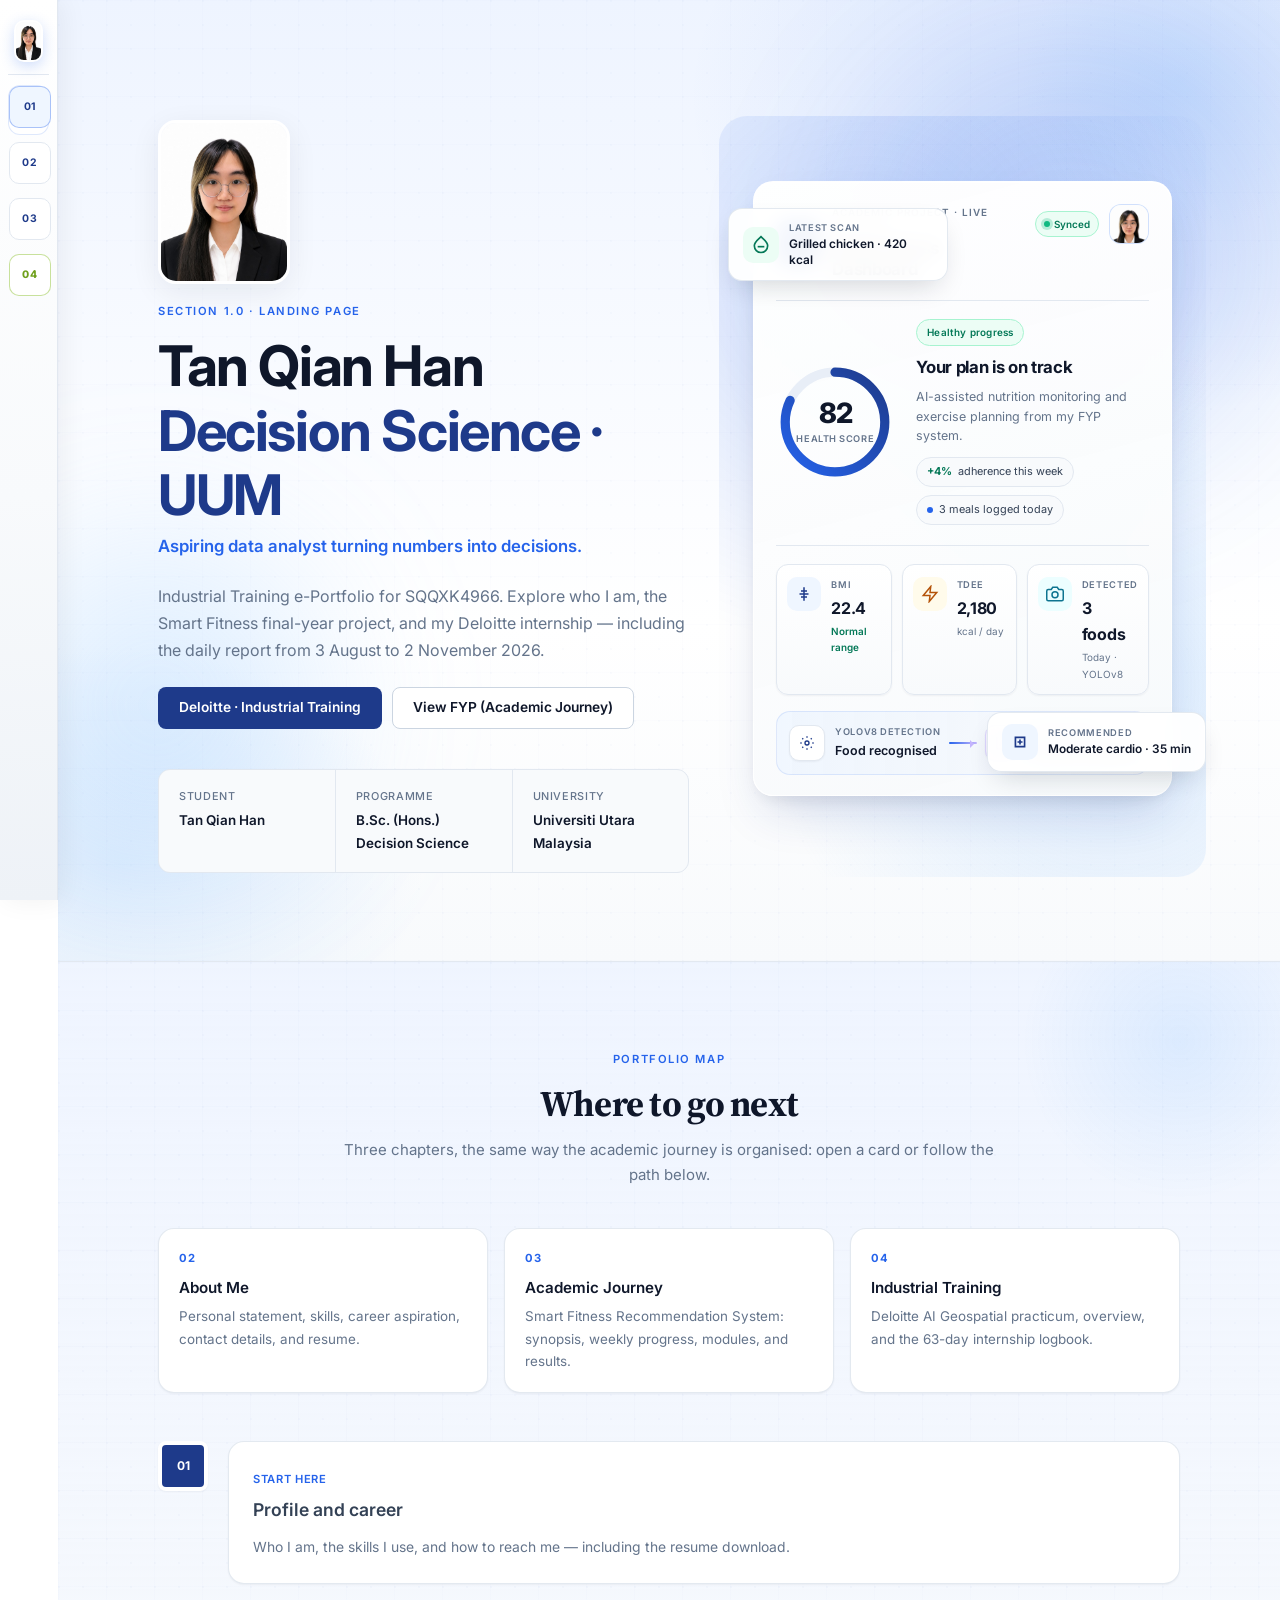
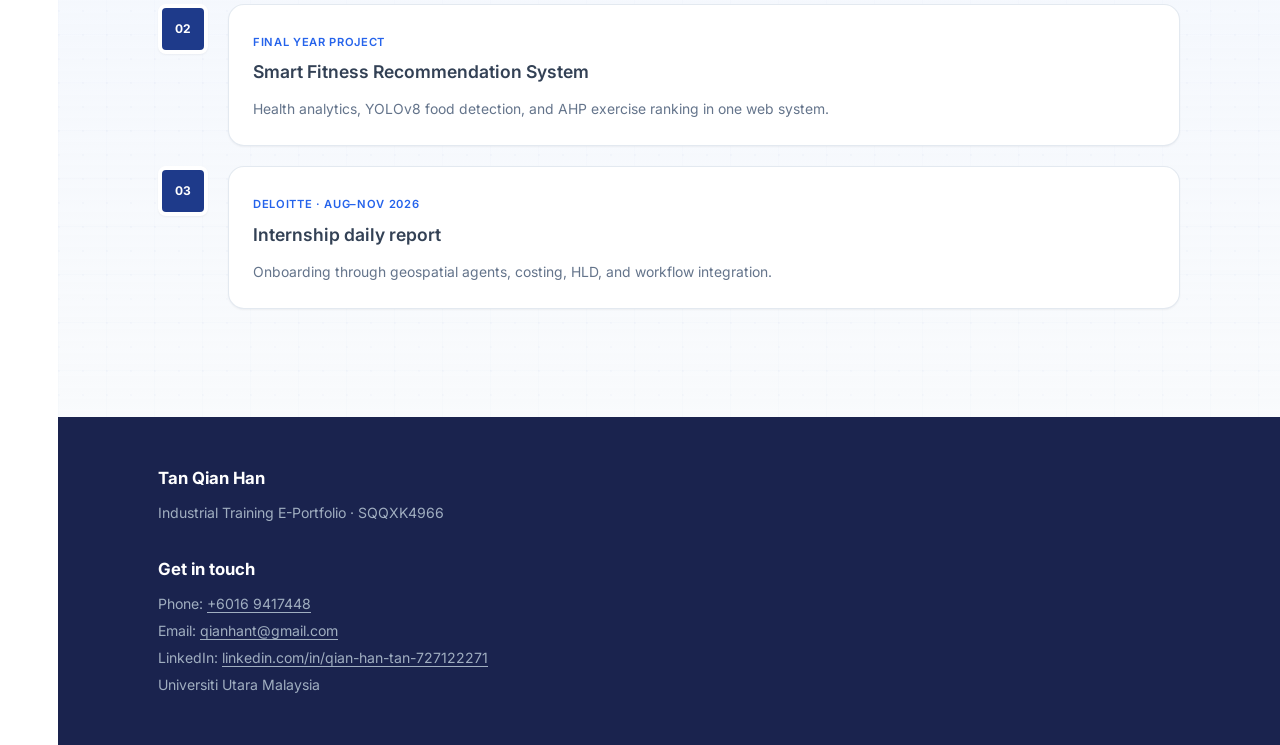
<file: index.html>
<!DOCTYPE html>
<html lang="en">
<head>
  <meta charset="UTF-8" />
  <meta name="viewport" content="width=device-width, initial-scale=1.0" />
  <meta name="description" content="Industrial Training e-Portfolio — SQQXK4966." />
  <title>Tan Qian Han — Home · E-Portfolio</title>
  <link rel="preconnect" href="https://fonts.googleapis.com">
  <link rel="preconnect" href="https://fonts.gstatic.com" crossorigin>
  <link href="https://fonts.googleapis.com/css2?family=Inter:wght@400;500;600;700&family=Source+Serif+4:opsz,wght@8..60,600;8..60,700&display=swap" rel="stylesheet">
  <link rel="stylesheet" href="style.css" />
</head>
<body data-page="home">

  <div class="ambient-decor" aria-hidden="true">
    <span class="ambient-blob blob-1"></span>
    <span class="ambient-blob blob-2"></span>
    <span class="ambient-blob blob-3"></span>
    <span class="ambient-ring ring-1"></span>
    <span class="ambient-ring ring-2"></span>
  </div>

  <div class="app-shell" id="appShell">
    <div class="app-main">
      <header class="mobile-bar">
        <button class="menu-toggle" id="menuToggle" type="button" aria-label="Open menu" aria-expanded="false" aria-controls="siteSidebar">
          <span></span><span></span><span></span>
        </button>
        <span class="mobile-bar-title">E-Portfolio</span>
      </header>
      <main class="page-content">

<!-- HOME -->
    <section class="hero section" id="home">
      <div class="hero-glow glow-one"></div>
      <div class="hero-glow glow-two"></div>

      <div class="hero-content">
        <img class="hero-headshot" src="assets/profile.jpg" alt="Tan Qian Han" width="132" height="164" decoding="async" />
        <p class="eyebrow">SECTION 1.0 · LANDING PAGE</p>
        <h1>
          Tan Qian Han
          <span>Decision Science · UUM</span>
        </h1>
        <p class="hero-tagline">Aspiring data analyst turning numbers into decisions.</p>
        <p class="hero-description">
          Industrial Training e-Portfolio for SQQXK4966. Explore who I am, the Smart Fitness
          final-year project, and my Deloitte internship — including the daily report from
          3 August to 2 November 2026.
        </p>

        <div class="hero-actions">
          <a class="button primary" href="internship.html">Deloitte · Industrial Training</a>
          <a class="button secondary" href="academic.html">View FYP (Academic Journey)</a>
        </div>

        <div class="student-summary">
          <div>
            <span>Student</span>
            <strong>Tan Qian Han</strong>
          </div>
          <div>
            <span>Programme</span>
            <strong>B.Sc. (Hons.) Decision Science</strong>
          </div>
          <div>
            <span>University</span>
            <strong>Universiti Utara Malaysia</strong>
          </div>
        </div>
      </div>

      <div class="hero-visual">
        <div class="hero-preview-stage" aria-hidden="true">
          <div class="hero-preview-orbit"></div>

          <article class="dashboard-card dashboard-card--showcase">
            <header class="dashboard-top">
              <div class="dashboard-brand">
                <span class="dashboard-logo" aria-hidden="true">SF</span>
                <div>
                  <p class="dashboard-kicker">Academic project · Live preview</p>
                  <h2 class="dashboard-title">Smart Fitness Dashboard</h2>
                </div>
              </div>
              <div class="dashboard-user">
                <span class="dashboard-pulse">Synced</span>
                <img class="dashboard-avatar" src="assets/profile.jpg" alt="" width="40" height="40" decoding="async" />
              </div>
            </header>

            <div class="dashboard-hero-metric">
              <div class="health-ring-wrap">
                <svg class="health-ring" viewBox="0 0 128 128" role="img" aria-label="Health score 82 out of 100">
                  <defs>
                    <linearGradient id="healthScoreGrad" x1="0%" y1="0%" x2="100%" y2="100%">
                      <stop offset="0%" stop-color="#2563eb"/>
                      <stop offset="100%" stop-color="#1e3a8a"/>
                    </linearGradient>
                  </defs>
                  <circle class="health-ring-track" cx="64" cy="64" r="54"/>
                  <circle class="health-ring-progress" cx="64" cy="64" r="54"/>
                </svg>
                <div class="health-ring-label">
                  <span class="health-ring-value">82</span>
                  <span class="health-ring-caption">Health score</span>
                </div>
              </div>
              <div class="dashboard-highlight">
                <span class="status-badge status-badge--success">Healthy progress</span>
                <h3>Your plan is on track</h3>
                <p>AI-assisted nutrition monitoring and exercise planning from my FYP system.</p>
                <ul class="dashboard-trend" aria-hidden="true">
                  <li><span class="trend-up">+4%</span> adherence this week</li>
                  <li><span class="trend-dot"></span> 3 meals logged today</li>
                </ul>
              </div>
            </div>

            <div class="dashboard-stats">
              <article class="stat-tile">
                <span class="stat-icon stat-icon--bmi" aria-hidden="true">
                  <svg width="18" height="18" viewBox="0 0 24 24" fill="none" stroke="currentColor" stroke-width="2"><path d="M12 3v18M8 8h8M6 12h12M8 16h8"/></svg>
                </span>
                <div>
                  <span class="stat-label">BMI</span>
                  <strong class="stat-value">22.4</strong>
                  <span class="stat-meta stat-meta--ok">Normal range</span>
                </div>
              </article>
              <article class="stat-tile">
                <span class="stat-icon stat-icon--tdee" aria-hidden="true">
                  <svg width="18" height="18" viewBox="0 0 24 24" fill="none" stroke="currentColor" stroke-width="2"><path d="M13 2L3 14h9l-1 8 10-12h-9l1-8z"/></svg>
                </span>
                <div>
                  <span class="stat-label">TDEE</span>
                  <strong class="stat-value">2,180</strong>
                  <span class="stat-meta">kcal / day</span>
                </div>
              </article>
              <article class="stat-tile">
                <span class="stat-icon stat-icon--detect" aria-hidden="true">
                  <svg width="18" height="18" viewBox="0 0 24 24" fill="none" stroke="currentColor" stroke-width="2"><path d="M23 19a2 2 0 0 1-2 2H3a2 2 0 0 1-2-2V8a2 2 0 0 1 2-2h4l2-3h6l2 3h4a2 2 0 0 1 2 2z"/><circle cx="12" cy="13" r="4"/></svg>
                </span>
                <div>
                  <span class="stat-label">Detected</span>
                  <strong class="stat-value">3 foods</strong>
                  <span class="stat-meta">Today · YOLOv8</span>
                </div>
              </article>
            </div>

            <div class="dashboard-pipeline">
              <div class="pipeline-step pipeline-step--active">
                <span class="pipeline-icon" aria-hidden="true">
                  <svg width="16" height="16" viewBox="0 0 24 24" fill="none" stroke="currentColor" stroke-width="2"><circle cx="12" cy="12" r="3"/><path d="M12 2v2M12 20v2M4.93 4.93l1.41 1.41M17.66 17.66l1.41 1.41M2 12h2M20 12h2M4.93 19.07l1.41-1.41M17.66 6.34l1.41-1.41"/></svg>
                </span>
                <div>
                  <span class="pipeline-label">YOLOv8 detection</span>
                  <strong>Food recognised</strong>
                </div>
              </div>
              <span class="pipeline-connector" aria-hidden="true"></span>
              <div class="pipeline-step">
                <span class="pipeline-icon pipeline-icon--accent" aria-hidden="true">
                  <svg width="16" height="16" viewBox="0 0 24 24" fill="none" stroke="currentColor" stroke-width="2"><path d="M3 3v18h18"/><path d="M7 16l4-8 4 5 5-9"/></svg>
                </span>
                <div>
                  <span class="pipeline-label">AHP ranking</span>
                  <strong>Exercise selected</strong>
                </div>
              </div>
            </div>
          </article>

          <aside class="preview-chip preview-chip--food">
            <span class="preview-chip-icon preview-chip-icon--svg" aria-hidden="true">
              <svg width="20" height="20" viewBox="0 0 24 24" fill="none" stroke="currentColor" stroke-width="2"><path d="M12 2C8 6 4 8 4 13a8 8 0 0 0 16 0c0-5-4-7-8-11z"/><path d="M8 14h8"/></svg>
            </span>
            <div>
              <span class="preview-chip-label">Latest scan</span>
              <strong>Grilled chicken · 420 kcal</strong>
            </div>
          </aside>

          <aside class="preview-chip preview-chip--workout">
            <span class="preview-chip-icon preview-chip-icon--svg" aria-hidden="true">
              <svg width="20" height="20" viewBox="0 0 24 24" fill="none" stroke="currentColor" stroke-width="2"><path d="M6.5 6.5h11v11h-11z"/><path d="M9 12h6M12 9v6"/></svg>
            </span>
            <div>
              <span class="preview-chip-label">Recommended</span>
              <strong>Moderate cardio · 35 min</strong>
            </div>
          </aside>
        </div>
      </div>
    </section>

    <section class="section light-section" id="portfolio-map">
      <div class="section-heading centered">
        <p class="eyebrow">PORTFOLIO MAP</p>
        <h2>Where to go next</h2>
        <p>Three chapters, the same way the academic journey is organised: open a card or follow the path below.</p>
      </div>

      <div class="home-path-grid">
        <a class="highlight-card home-path-card" href="about.html">
          <span>02</span>
          <h4>About Me</h4>
          <p>Personal statement, skills, career aspiration, contact details, and resume.</p>
        </a>
        <a class="highlight-card home-path-card" href="academic.html">
          <span>03</span>
          <h4>Academic Journey</h4>
          <p>Smart Fitness Recommendation System: synopsis, weekly progress, modules, and results.</p>
        </a>
        <a class="highlight-card home-path-card" href="internship.html">
          <span>04</span>
          <h4>Industrial Training</h4>
          <p>Deloitte AI Geospatial practicum, overview, and the 63-day internship logbook.</p>
        </a>
      </div>

      <div class="timeline home-timeline">
        <article class="timeline-item">
          <div class="timeline-marker">01</div>
          <a class="timeline-card content-card" href="about.html">
            <span>Start here</span>
            <h3>Profile and career</h3>
            <p>Who I am, the skills I use, and how to reach me — including the resume download.</p>
          </a>
        </article>
        <article class="timeline-item">
          <div class="timeline-marker">02</div>
          <a class="timeline-card content-card" href="academic.html#synopsis">
            <span>Final year project</span>
            <h3>Smart Fitness Recommendation System</h3>
            <p>Health analytics, YOLOv8 food detection, and AHP exercise ranking in one web system.</p>
          </a>
        </article>
        <article class="timeline-item">
          <div class="timeline-marker">03</div>
          <a class="timeline-card content-card" href="internship.html#internship-daily">
            <span>Deloitte · Aug–Nov 2026</span>
            <h3>Internship daily report</h3>
            <p>Onboarding through geospatial agents, costing, HLD, and workflow integration.</p>
          </a>
        </article>
      </div>
    </section>

      </main>
<footer>
    <div class="footer-content">
      <div class="footer-intro">
        <strong>Tan Qian Han</strong>
        <p>Industrial Training E-Portfolio · SQQXK4966</p>
      </div>
      <div class="footer-contact">
        <strong>Get in touch</strong>
        <p>Phone: <a href="tel:+60169417448">+6016 9417448</a></p>
        <p>Email: <a href="mailto:qianhant@gmail.com">qianhant@gmail.com</a></p>
        <p>LinkedIn: <a href="https://linkedin.com/in/qian-han-tan-727122271" target="_blank" rel="noopener noreferrer">linkedin.com/in/qian-han-tan-727122271</a></p>
        <p>Universiti Utara Malaysia</p>
      </div>
    </div>
  </footer>
    </div>
  </div>
  <script src="layout.js"></script>

  <script src="page.js"></script>
</body>
</html>
</file>
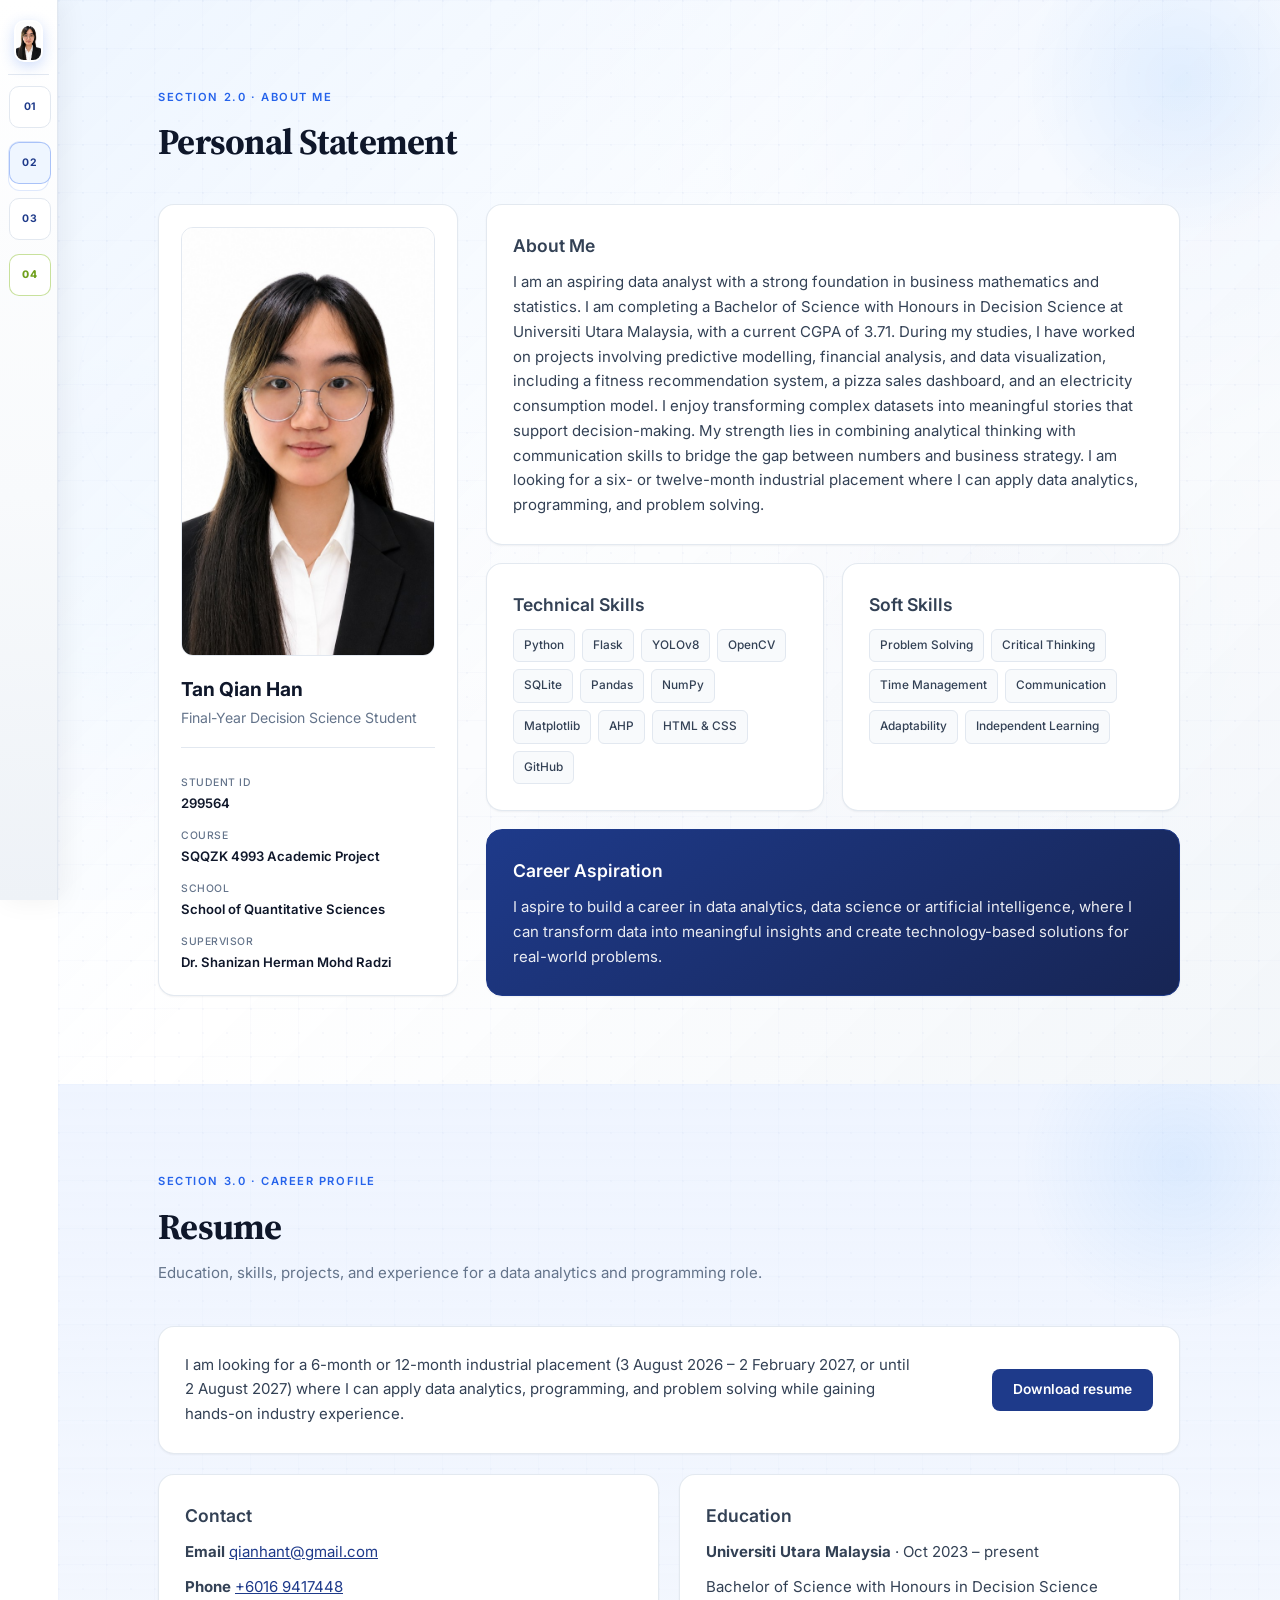
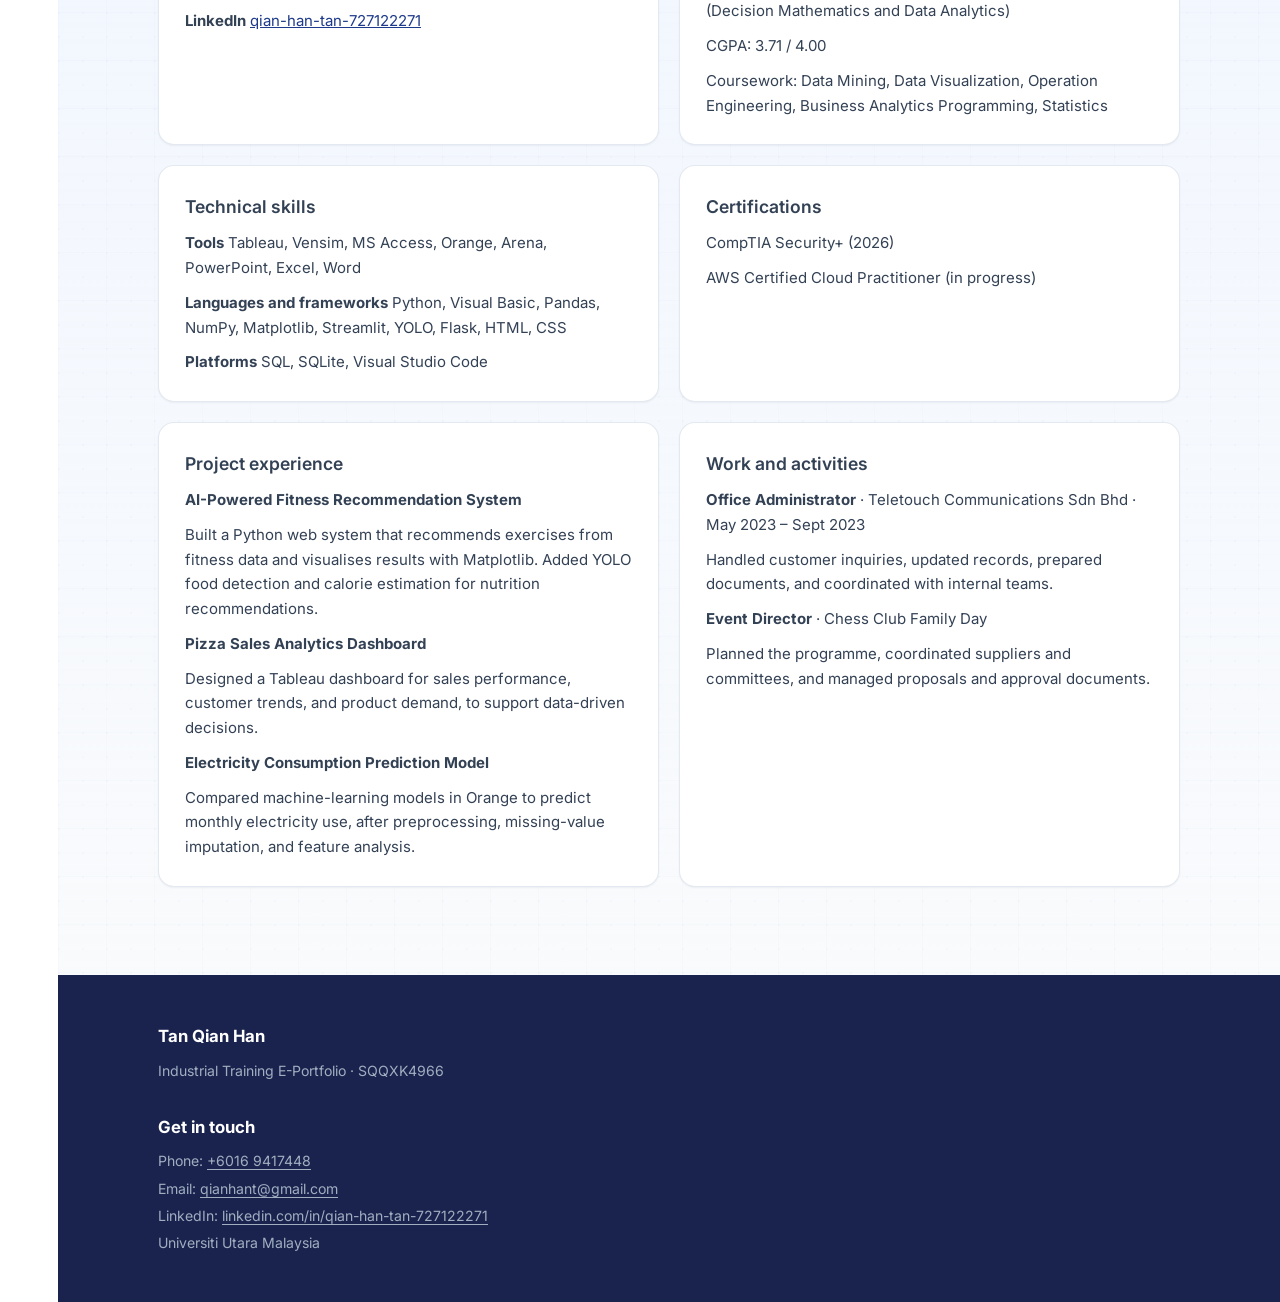
<file: about.html>
<!DOCTYPE html>
<html lang="en">
<head>
  <meta charset="UTF-8" />
  <meta name="viewport" content="width=device-width, initial-scale=1.0" />
  <meta name="description" content="Industrial Training e-Portfolio — SQQXK4966." />
  <title>About Me · E-Portfolio</title>
  <link rel="preconnect" href="https://fonts.googleapis.com">
  <link rel="preconnect" href="https://fonts.gstatic.com" crossorigin>
  <link href="https://fonts.googleapis.com/css2?family=Inter:wght@400;500;600;700&family=Source+Serif+4:opsz,wght@8..60,600;8..60,700&display=swap" rel="stylesheet">
  <link rel="stylesheet" href="style.css" />
</head>
<body data-page="about">

  <div class="ambient-decor" aria-hidden="true">
    <span class="ambient-blob blob-1"></span>
    <span class="ambient-blob blob-2"></span>
    <span class="ambient-blob blob-3"></span>
    <span class="ambient-ring ring-1"></span>
    <span class="ambient-ring ring-2"></span>
  </div>

  <div class="app-shell" id="appShell">
    <div class="app-main">
      <header class="mobile-bar">
        <button class="menu-toggle" id="menuToggle" type="button" aria-label="Open menu" aria-expanded="false" aria-controls="siteSidebar">
          <span></span><span></span><span></span>
        </button>
        <span class="mobile-bar-title">E-Portfolio</span>
      </header>
      <main class="page-content">

<!-- ABOUT -->
    <section class="section" id="about">
      <div class="section-heading">
        <p class="eyebrow">SECTION 2.0 · ABOUT ME</p>
        <h2>Personal Statement</h2>
      </div>

      <div class="about-grid">
        <div class="profile-card">
          <img class="profile-photo" src="assets/profile.jpg" alt="Student profile photo">
          <h3>Tan Qian Han</h3>
          <p>Final-Year Decision Science Student</p>
          <div class="profile-meta">
            <span>Student ID</span><strong>299564</strong>
            <span>Course</span><strong>SQQZK 4993 Academic Project</strong>
            <span>School</span><strong>School of Quantitative Sciences</strong>
            <span>Supervisor</span><strong>Dr. Shanizan Herman Mohd Radzi</strong>
          </div>
        </div>

        <div class="about-content">
          <article class="content-card">
            <h3>About Me</h3>
            <p>
              I am an aspiring data analyst with a strong foundation in business mathematics and statistics.
              I am completing a Bachelor of Science with Honours in Decision Science at Universiti Utara Malaysia,
              with a current CGPA of 3.71. During my studies, I have worked on projects involving predictive
              modelling, financial analysis, and data visualization, including a fitness recommendation system,
              a pizza sales dashboard, and an electricity consumption model. I enjoy transforming complex datasets
              into meaningful stories that support decision-making. My strength lies in combining analytical
              thinking with communication skills to bridge the gap between numbers and business strategy.
              I am looking for a six- or twelve-month industrial placement where I can apply data analytics,
              programming, and problem solving.
            </p>
          </article>

          <div class="skills-grid">
            <article class="content-card">
              <h3>Technical Skills</h3>
              <div class="tag-list">
                <span>Python</span><span>Flask</span><span>YOLOv8</span>
                <span>OpenCV</span><span>SQLite</span><span>Pandas</span>
                <span>NumPy</span><span>Matplotlib</span><span>AHP</span>
                <span>HTML & CSS</span><span>GitHub</span>
              </div>
            </article>

            <article class="content-card">
              <h3>Soft Skills</h3>
              <div class="tag-list">
                <span>Problem Solving</span><span>Critical Thinking</span>
                <span>Time Management</span><span>Communication</span>
                <span>Adaptability</span><span>Independent Learning</span>
              </div>
            </article>
          </div>

          <article class="content-card accent-card">
            <h3>Career Aspiration</h3>
            <p>
              I aspire to build a career in data analytics, data science or artificial
              intelligence, where I can transform data into meaningful insights and
              create technology-based solutions for real-world problems.
            </p>
          </article>
        </div>
      </div>
    </section>

    <section class="section light-section" id="career">
      <div class="section-heading">
        <p class="eyebrow">SECTION 3.0 · CAREER PROFILE</p>
        <h2>Resume</h2>
        <p>Education, skills, projects, and experience for a data analytics and programming role.</p>
      </div>

      <article class="content-card resume-objective">
        <p>
          I am looking for a 6-month or 12-month industrial placement (3 August 2026 – 2 February 2027, or until 2 August 2027)
          where I can apply data analytics, programming, and problem solving while gaining hands-on industry experience.
        </p>
        <a class="button primary" href="assets/resume.pdf" target="_blank" rel="noopener">Download resume</a>
      </article>

      <div class="career-grid">
        <article class="content-card">
          <h3>Contact</h3>
          <ul class="career-contact-list">
            <li><strong>Email</strong> <a href="mailto:qianhant@gmail.com">qianhant@gmail.com</a></li>
            <li><strong>Phone</strong> <a href="tel:+60169417448">+6016 9417448</a></li>
            <li><strong>LinkedIn</strong> <a href="https://linkedin.com/in/qian-han-tan-727122271" target="_blank" rel="noopener noreferrer">qian-han-tan-727122271</a></li>
          </ul>
        </article>
        <article class="content-card">
          <h3>Education</h3>
          <p><strong>Universiti Utara Malaysia</strong> · Oct 2023 – present</p>
          <p>Bachelor of Science with Honours in Decision Science (Decision Mathematics and Data Analytics)</p>
          <p>CGPA: 3.71 / 4.00</p>
          <p>Coursework: Data Mining, Data Visualization, Operation Engineering, Business Analytics Programming, Statistics</p>
        </article>
        <article class="content-card">
          <h3>Technical skills</h3>
          <p><strong>Tools</strong> Tableau, Vensim, MS Access, Orange, Arena, PowerPoint, Excel, Word</p>
          <p><strong>Languages and frameworks</strong> Python, Visual Basic, Pandas, NumPy, Matplotlib, Streamlit, YOLO, Flask, HTML, CSS</p>
          <p><strong>Platforms</strong> SQL, SQLite, Visual Studio Code</p>
        </article>
        <article class="content-card">
          <h3>Certifications</h3>
          <ul class="career-contact-list">
            <li>CompTIA Security+ (2026)</li>
            <li>AWS Certified Cloud Practitioner (in progress)</li>
          </ul>
        </article>
        <article class="content-card">
          <h3>Project experience</h3>
          <p><strong>AI-Powered Fitness Recommendation System</strong></p>
          <p>Built a Python web system that recommends exercises from fitness data and visualises results with Matplotlib. Added YOLO food detection and calorie estimation for nutrition recommendations.</p>
          <p><strong>Pizza Sales Analytics Dashboard</strong></p>
          <p>Designed a Tableau dashboard for sales performance, customer trends, and product demand, to support data-driven decisions.</p>
          <p><strong>Electricity Consumption Prediction Model</strong></p>
          <p>Compared machine-learning models in Orange to predict monthly electricity use, after preprocessing, missing-value imputation, and feature analysis.</p>
        </article>
        <article class="content-card">
          <h3>Work and activities</h3>
          <p><strong>Office Administrator</strong> · Teletouch Communications Sdn Bhd · May 2023 – Sept 2023</p>
          <p>Handled customer inquiries, updated records, prepared documents, and coordinated with internal teams.</p>
          <p><strong>Event Director</strong> · Chess Club Family Day</p>
          <p>Planned the programme, coordinated suppliers and committees, and managed proposals and approval documents.</p>
        </article>
      </div>
    </section>

      </main>
<footer>
    <div class="footer-content">
      <div class="footer-intro">
        <strong>Tan Qian Han</strong>
        <p>Industrial Training E-Portfolio · SQQXK4966</p>
      </div>
      <div class="footer-contact">
        <strong>Get in touch</strong>
        <p>Phone: <a href="tel:+60169417448">+6016 9417448</a></p>
        <p>Email: <a href="mailto:qianhant@gmail.com">qianhant@gmail.com</a></p>
        <p>LinkedIn: <a href="https://linkedin.com/in/qian-han-tan-727122271" target="_blank" rel="noopener noreferrer">linkedin.com/in/qian-han-tan-727122271</a></p>
        <p>Universiti Utara Malaysia</p>
      </div>
    </div>
  </footer>
    </div>
  </div>
  <script src="layout.js"></script>

  <script src="page.js"></script>
</body>
</html>
</file>
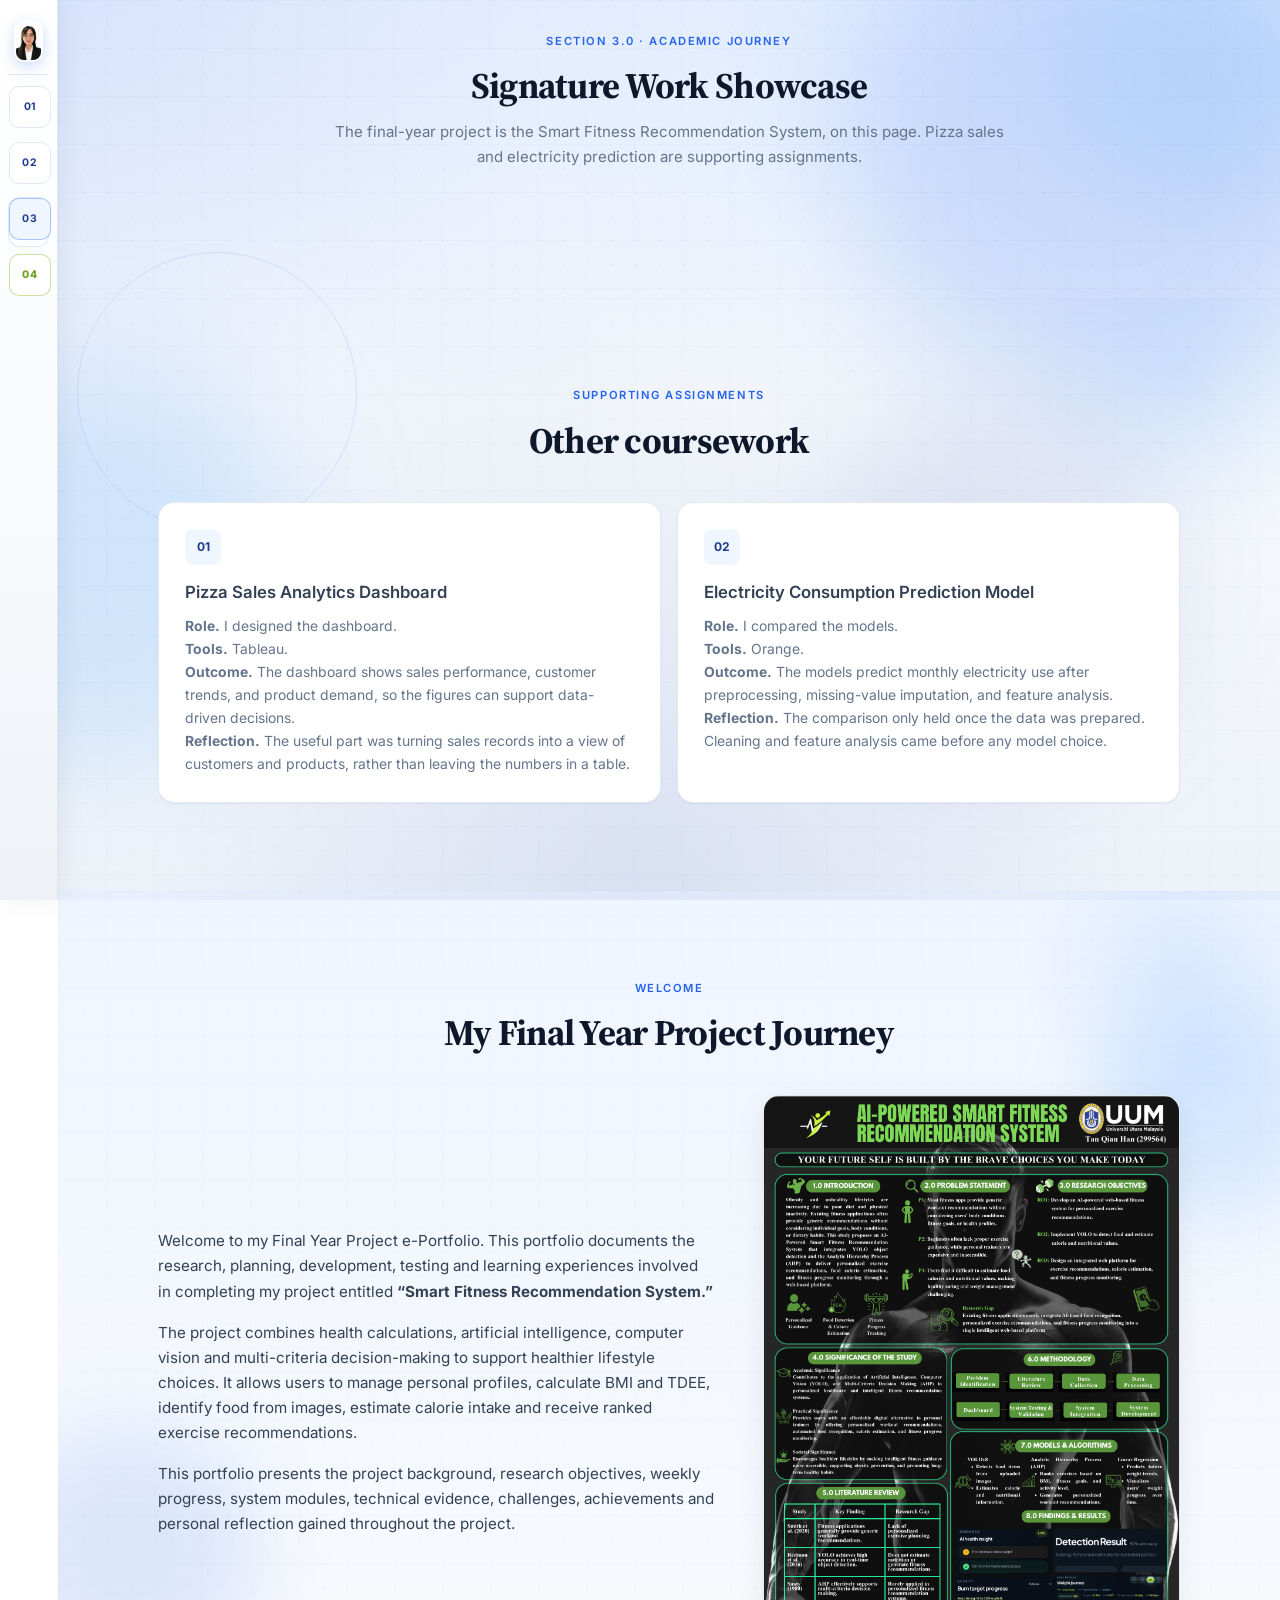
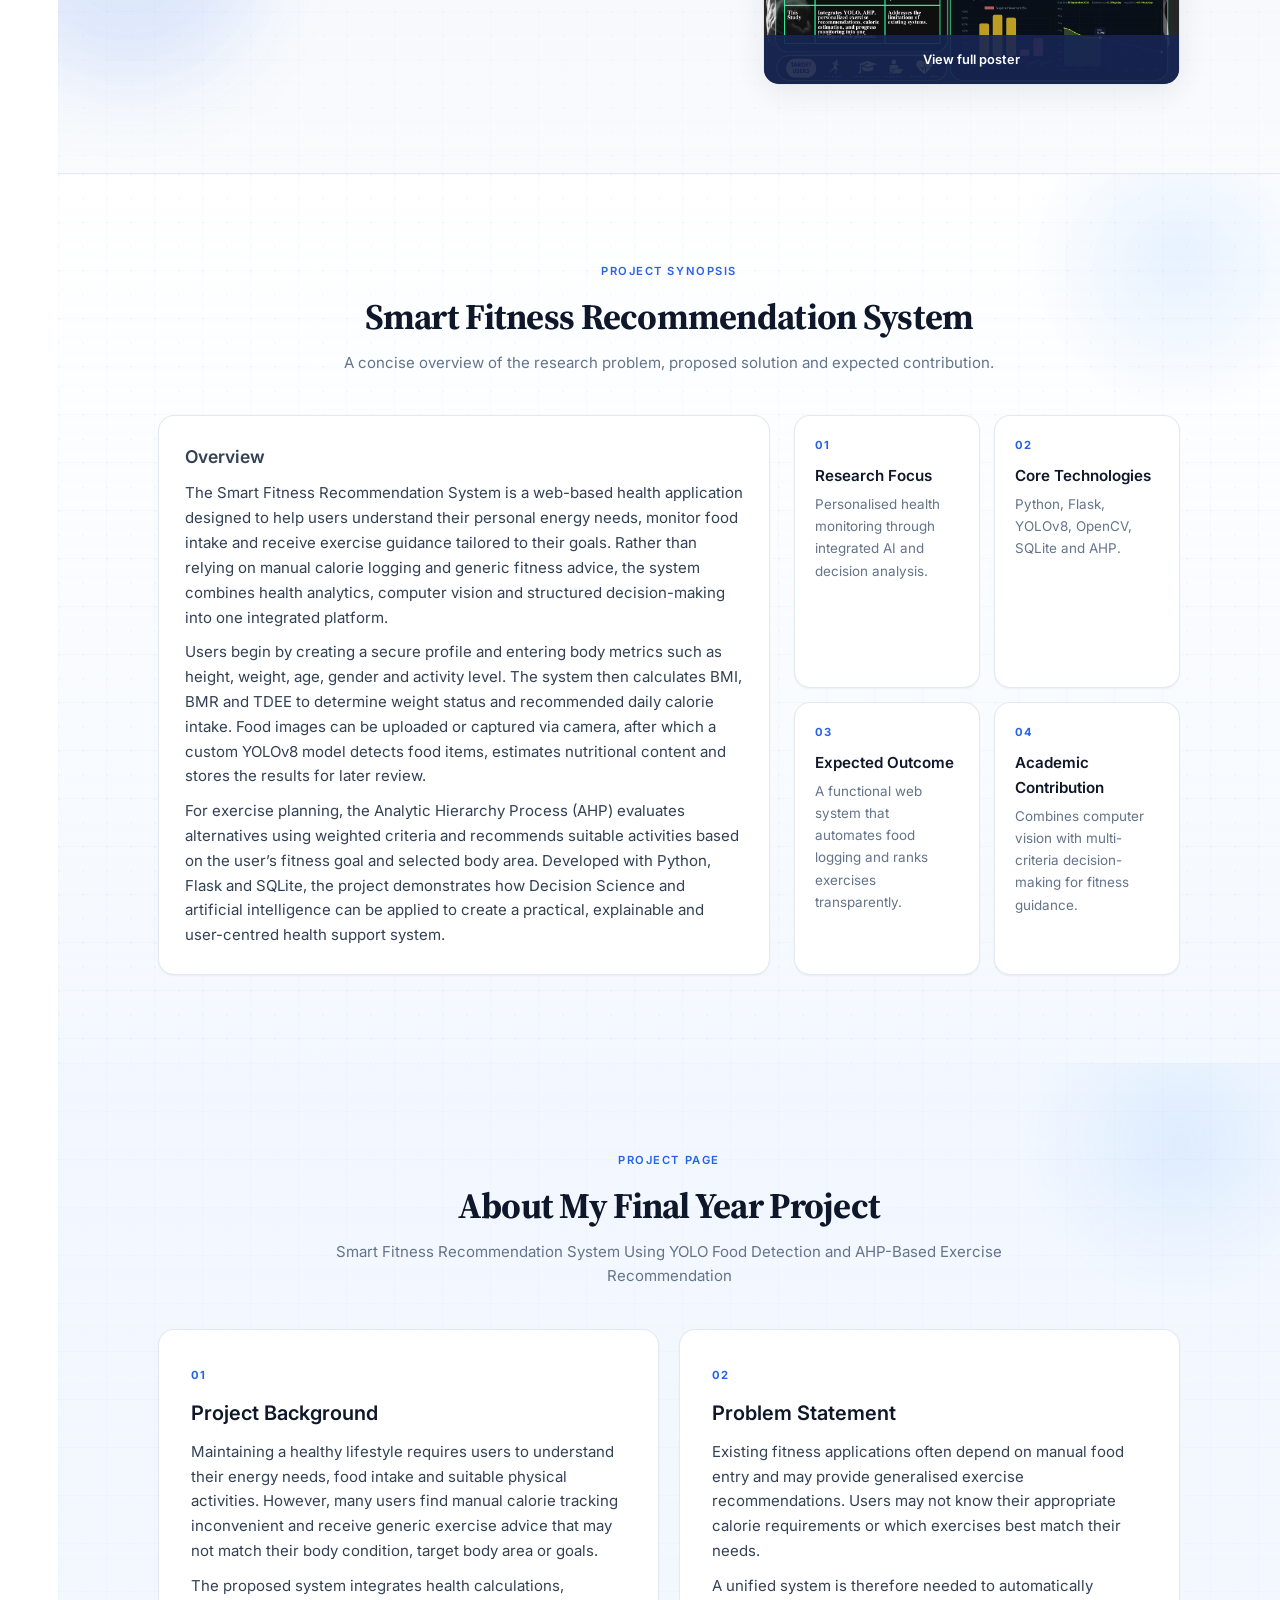
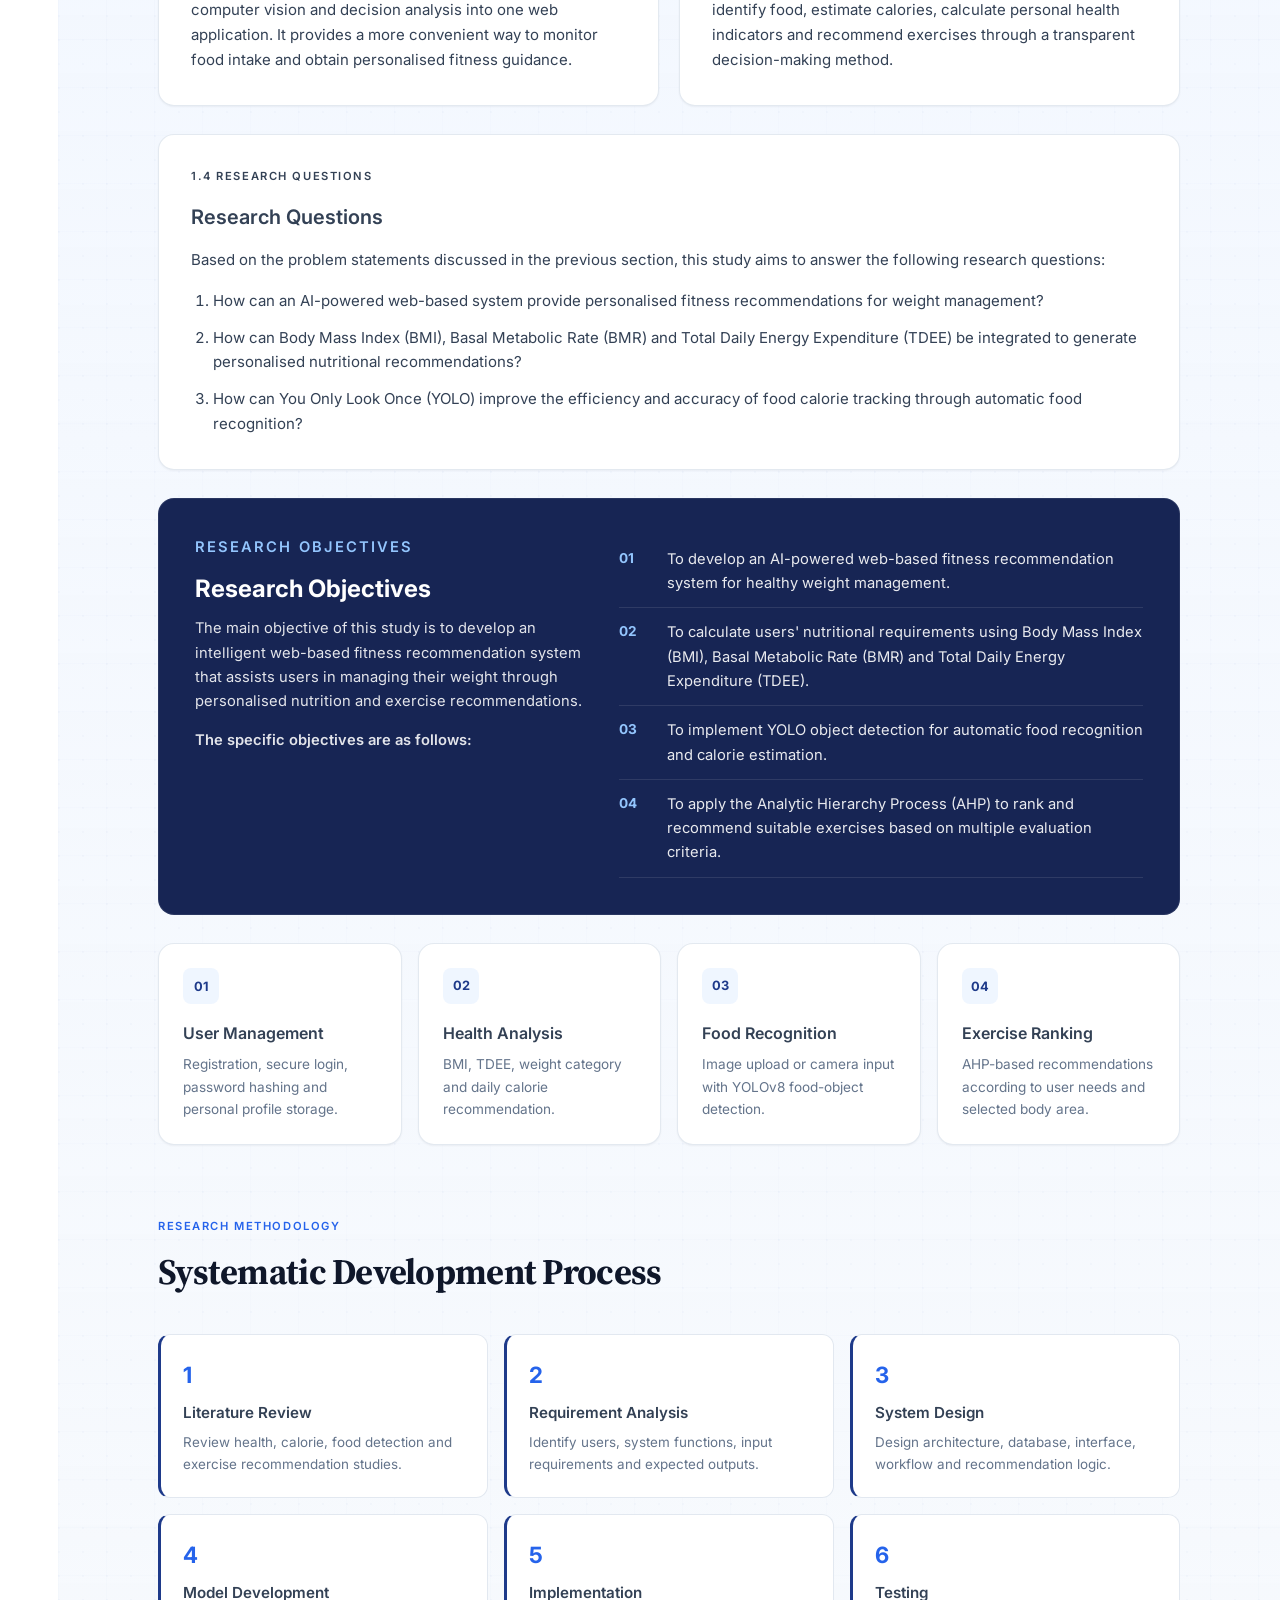
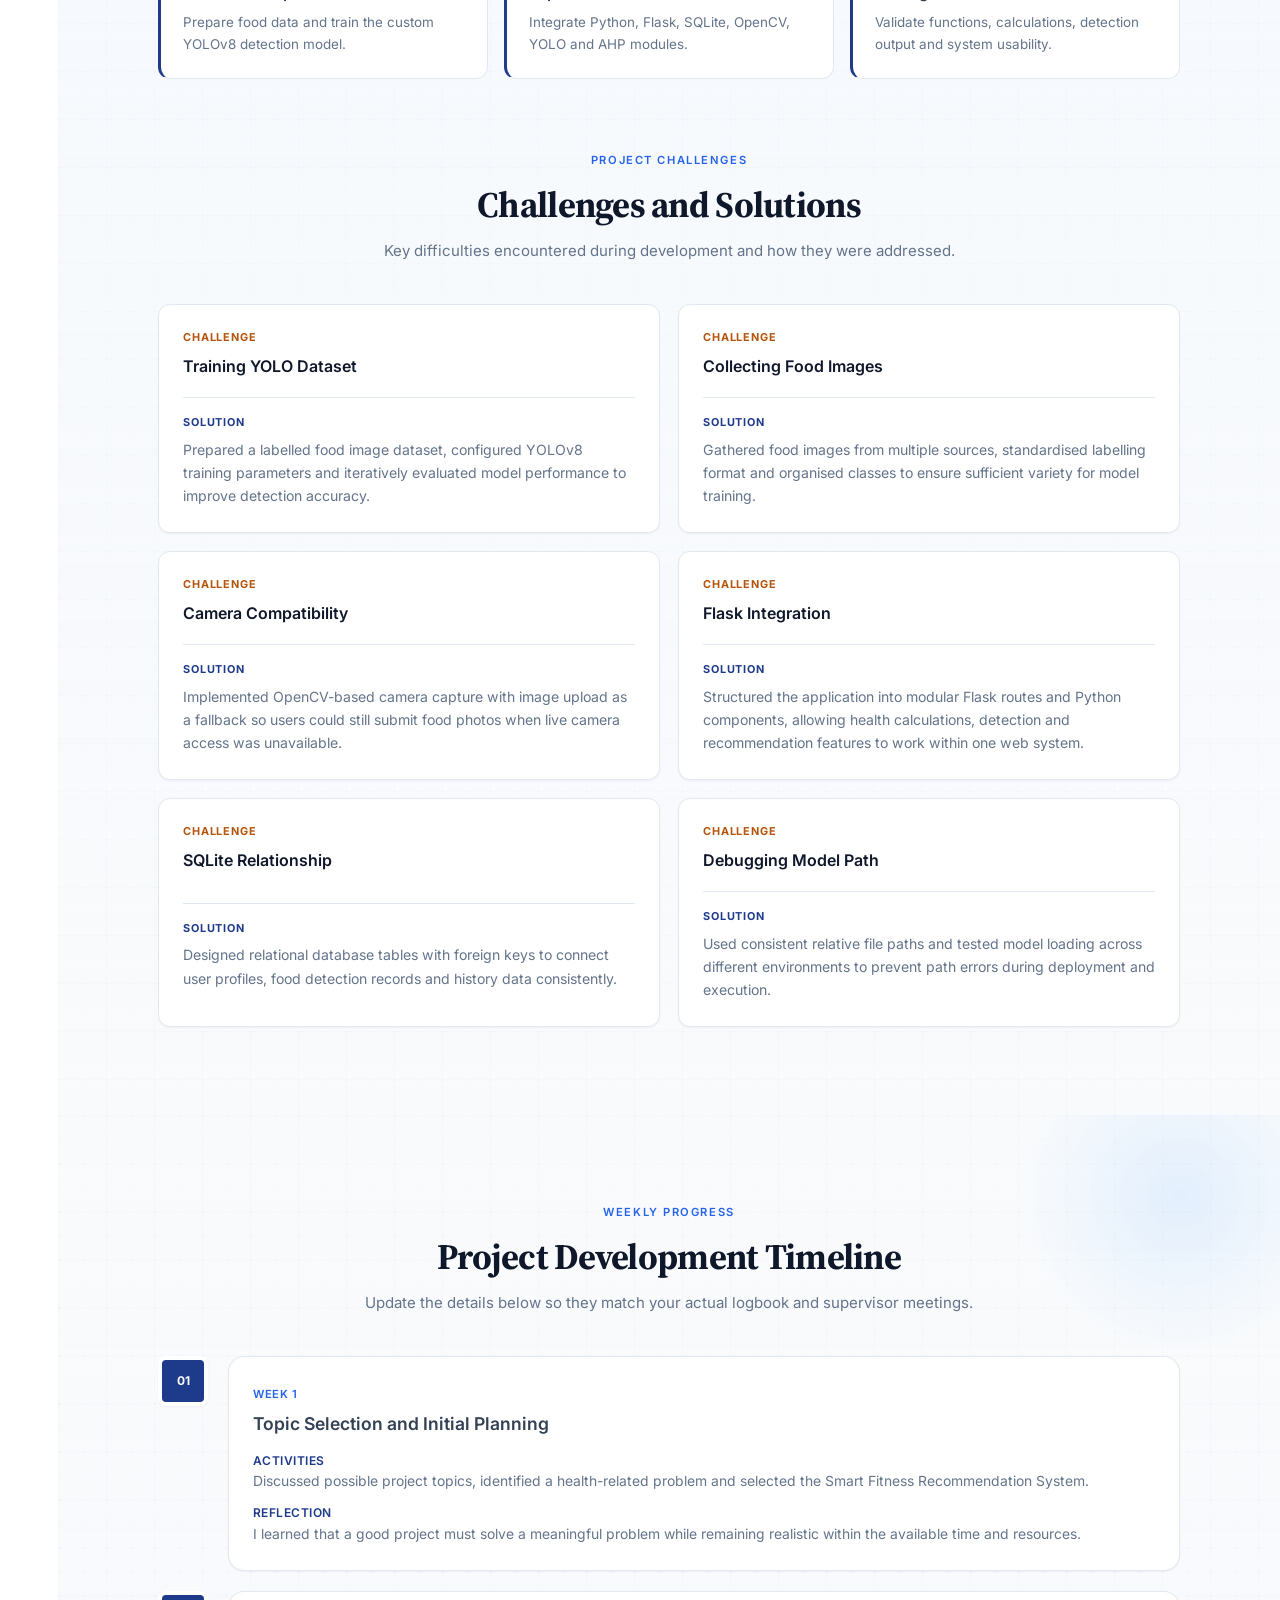
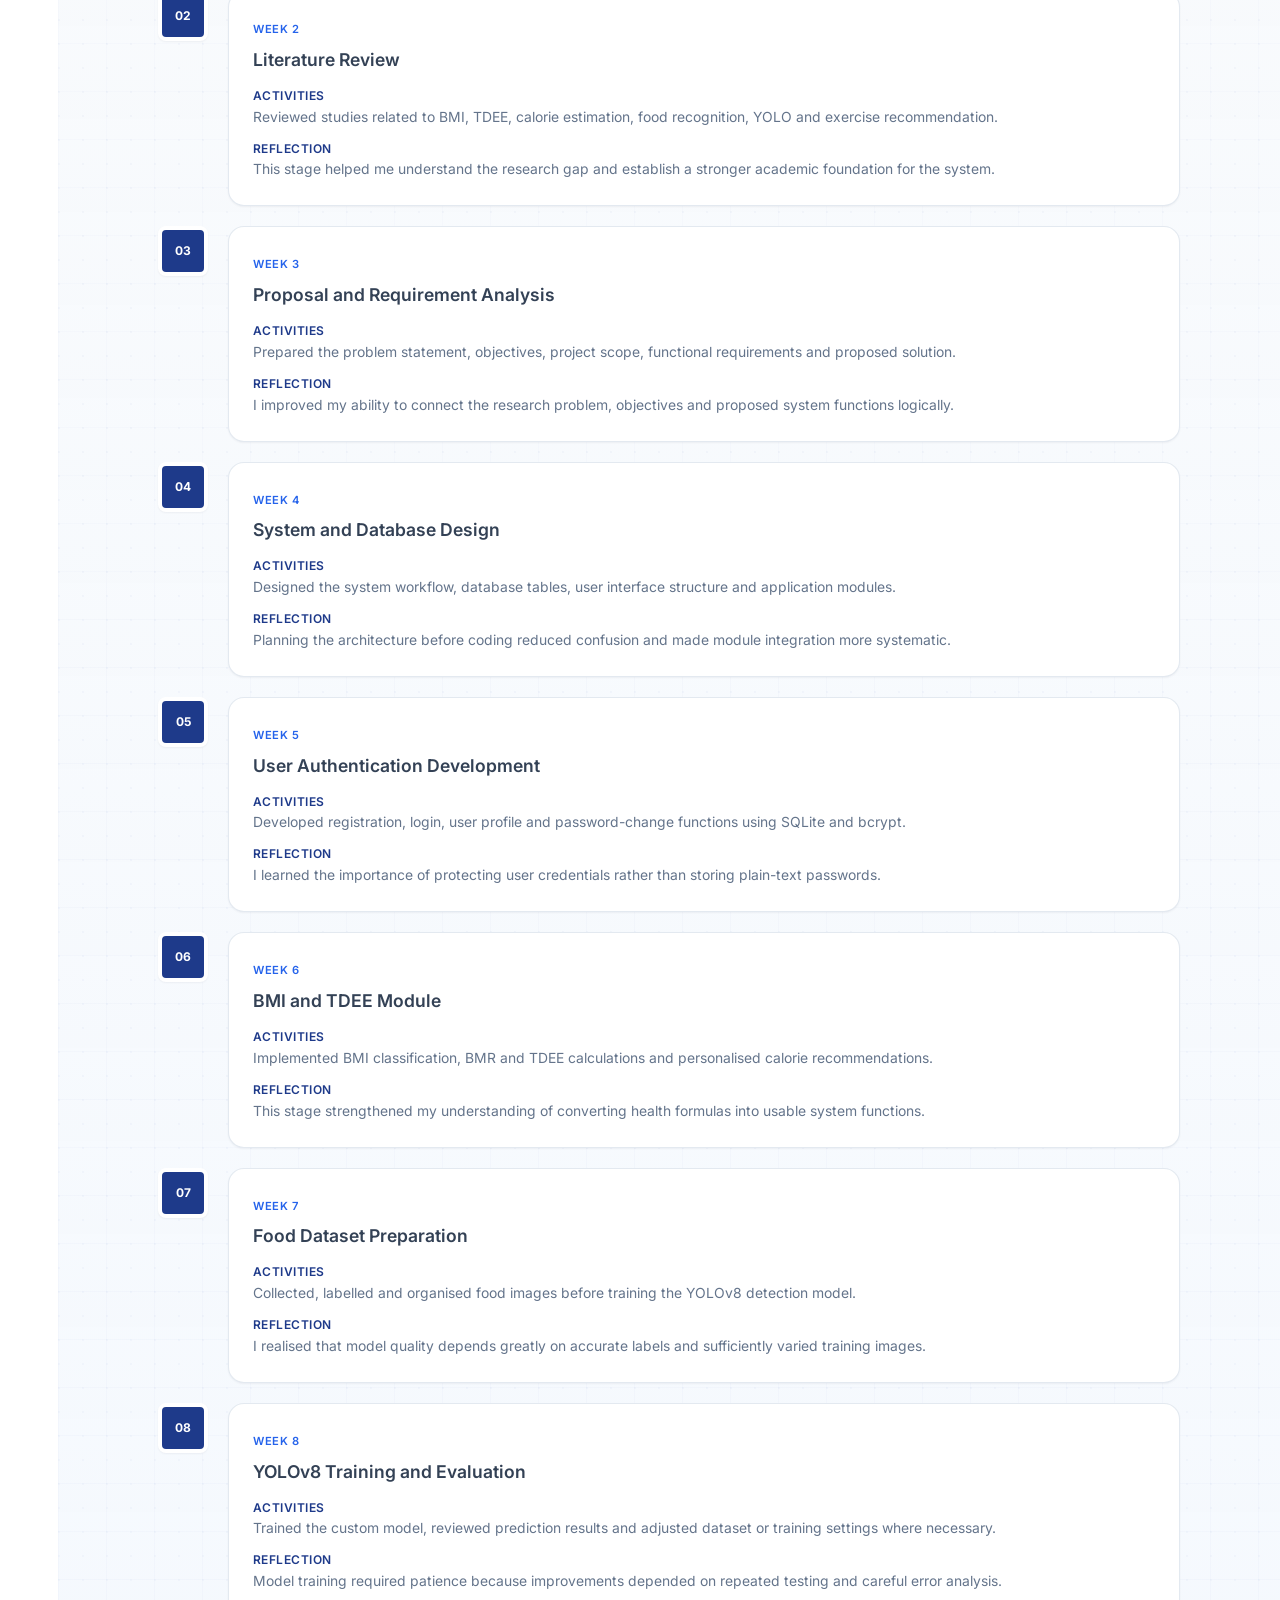
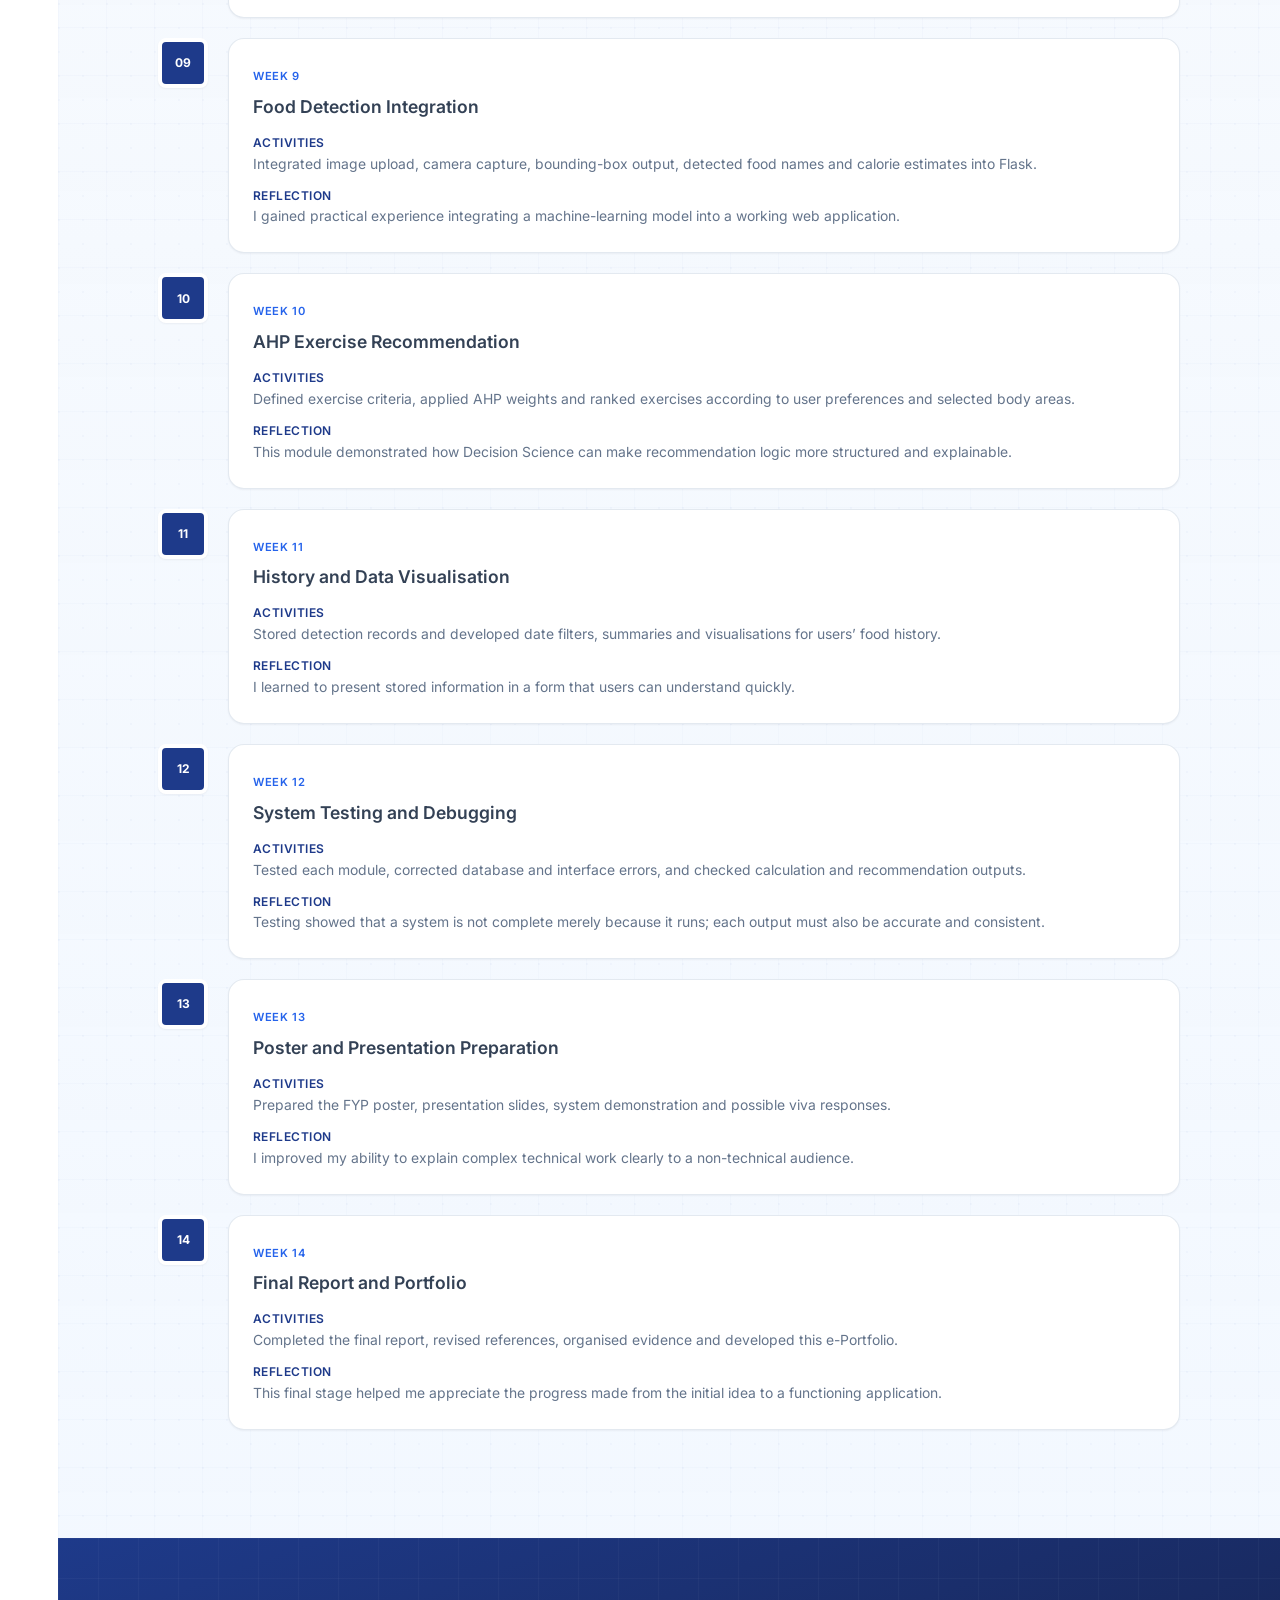
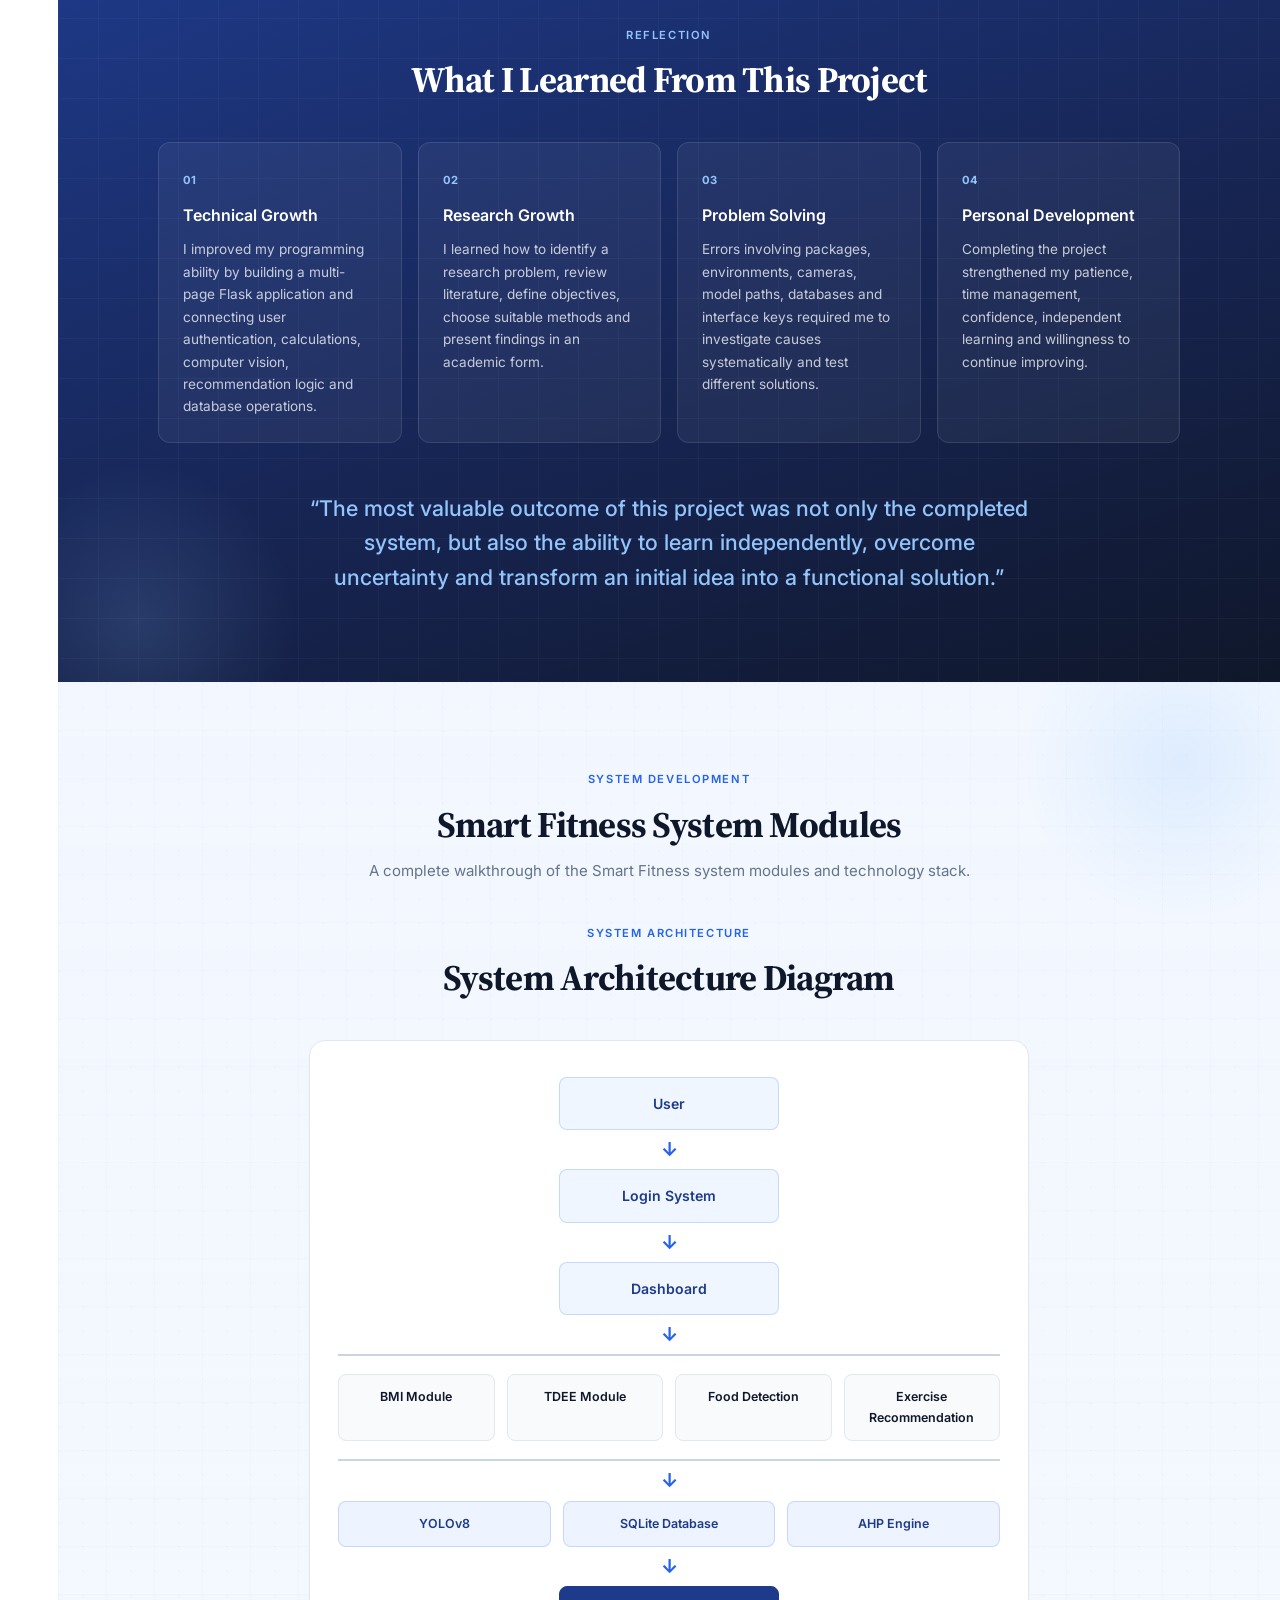
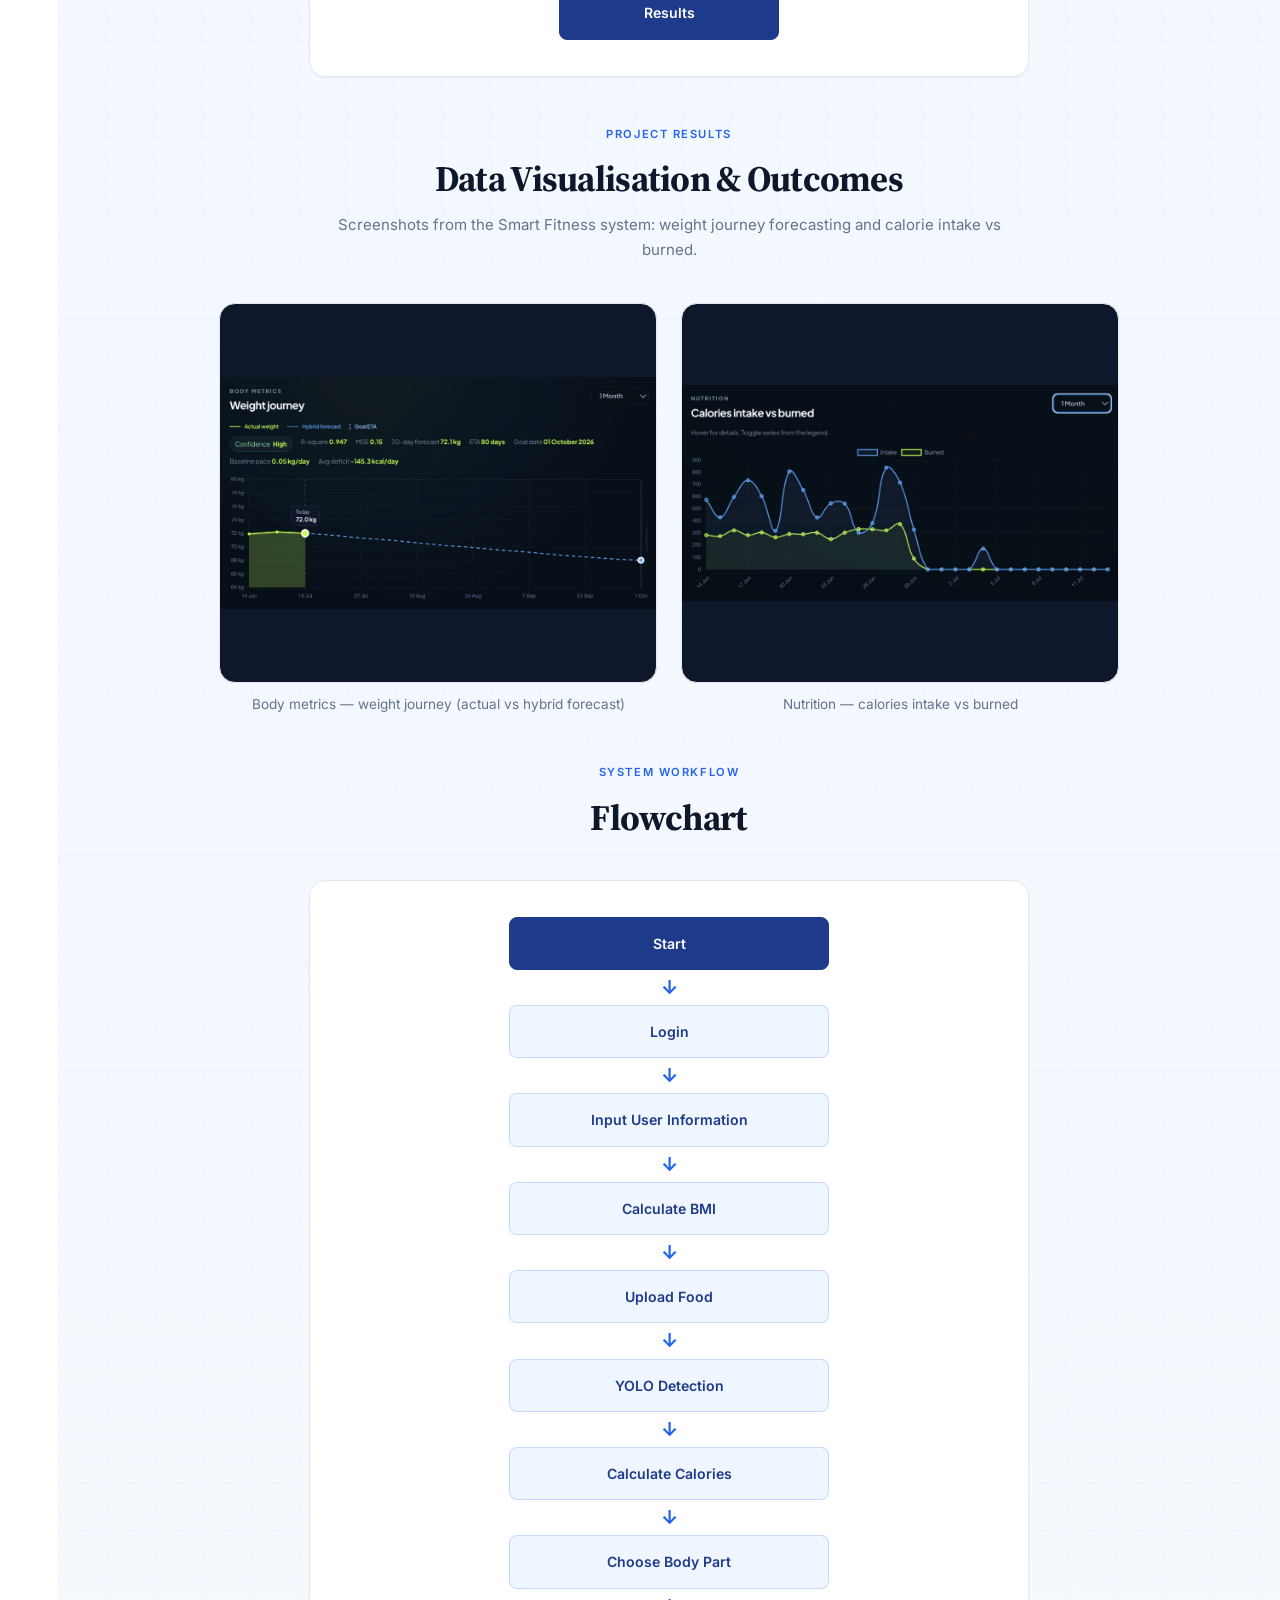
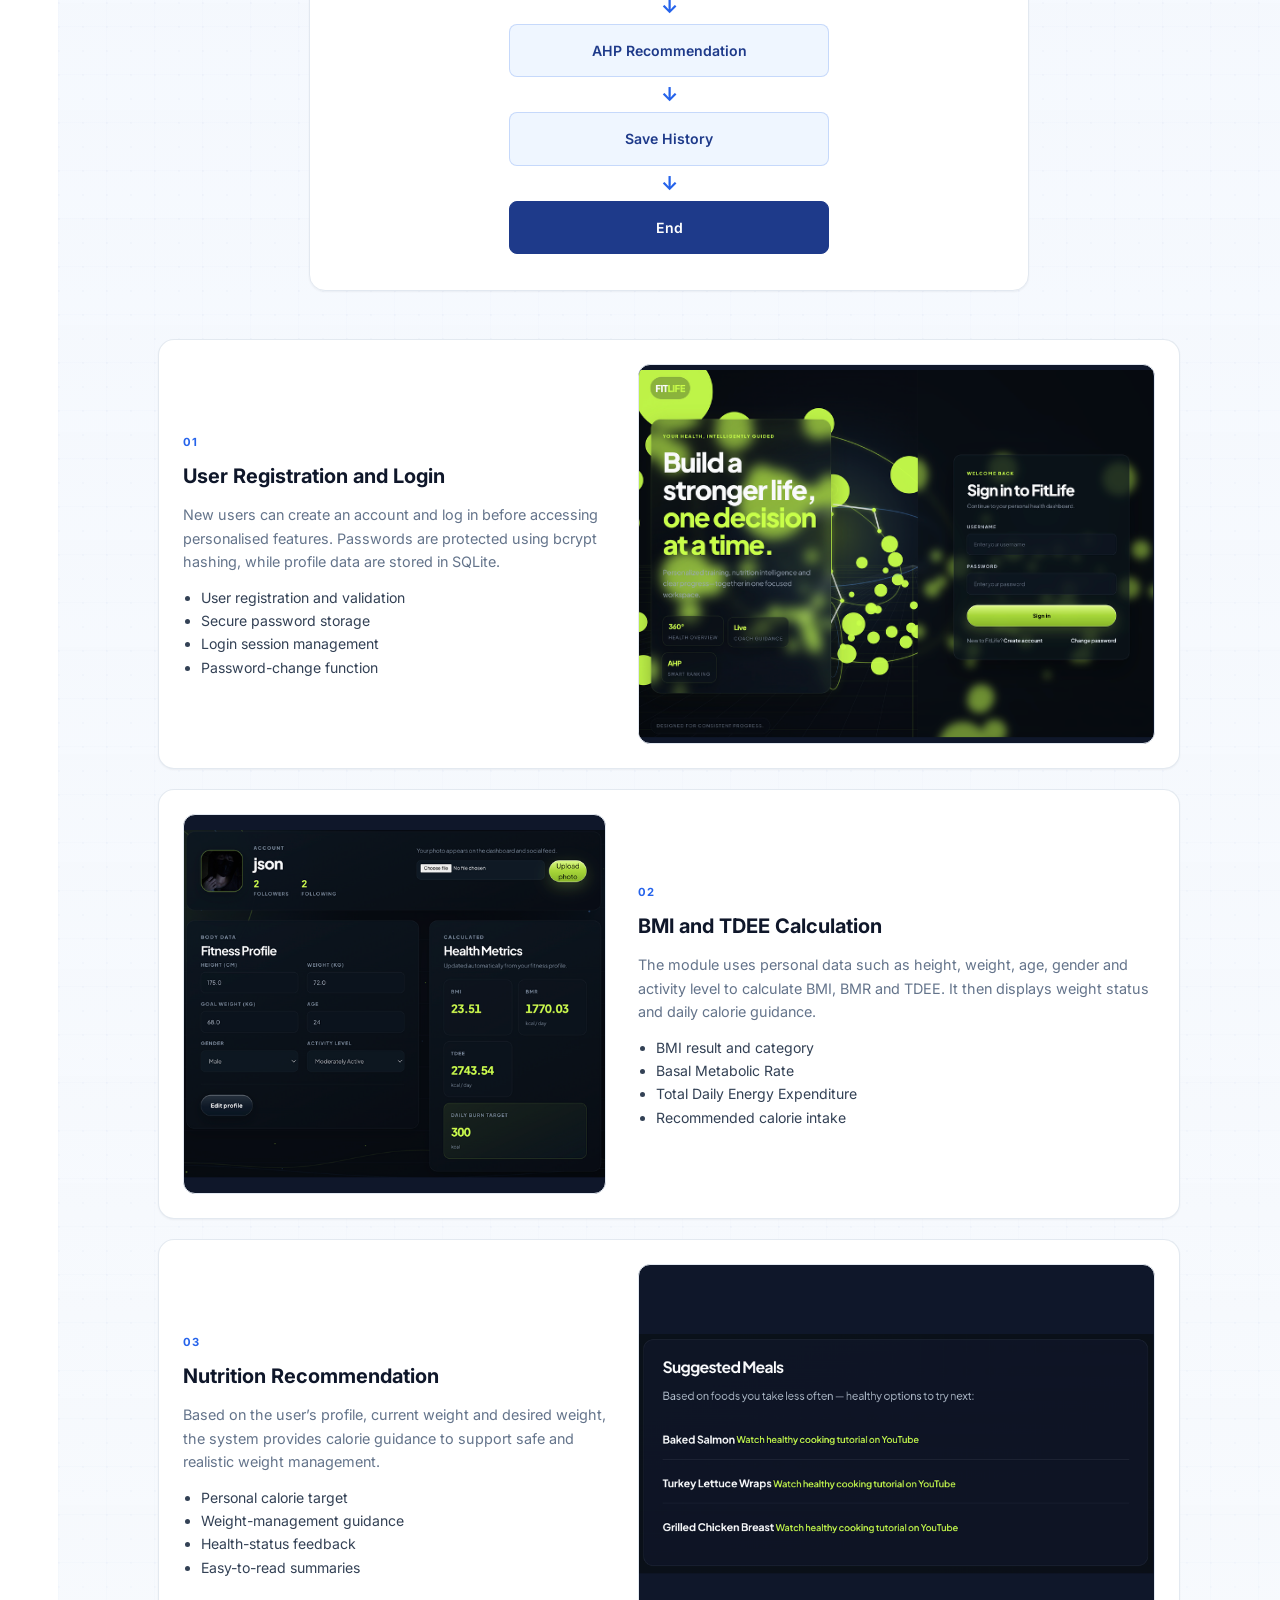
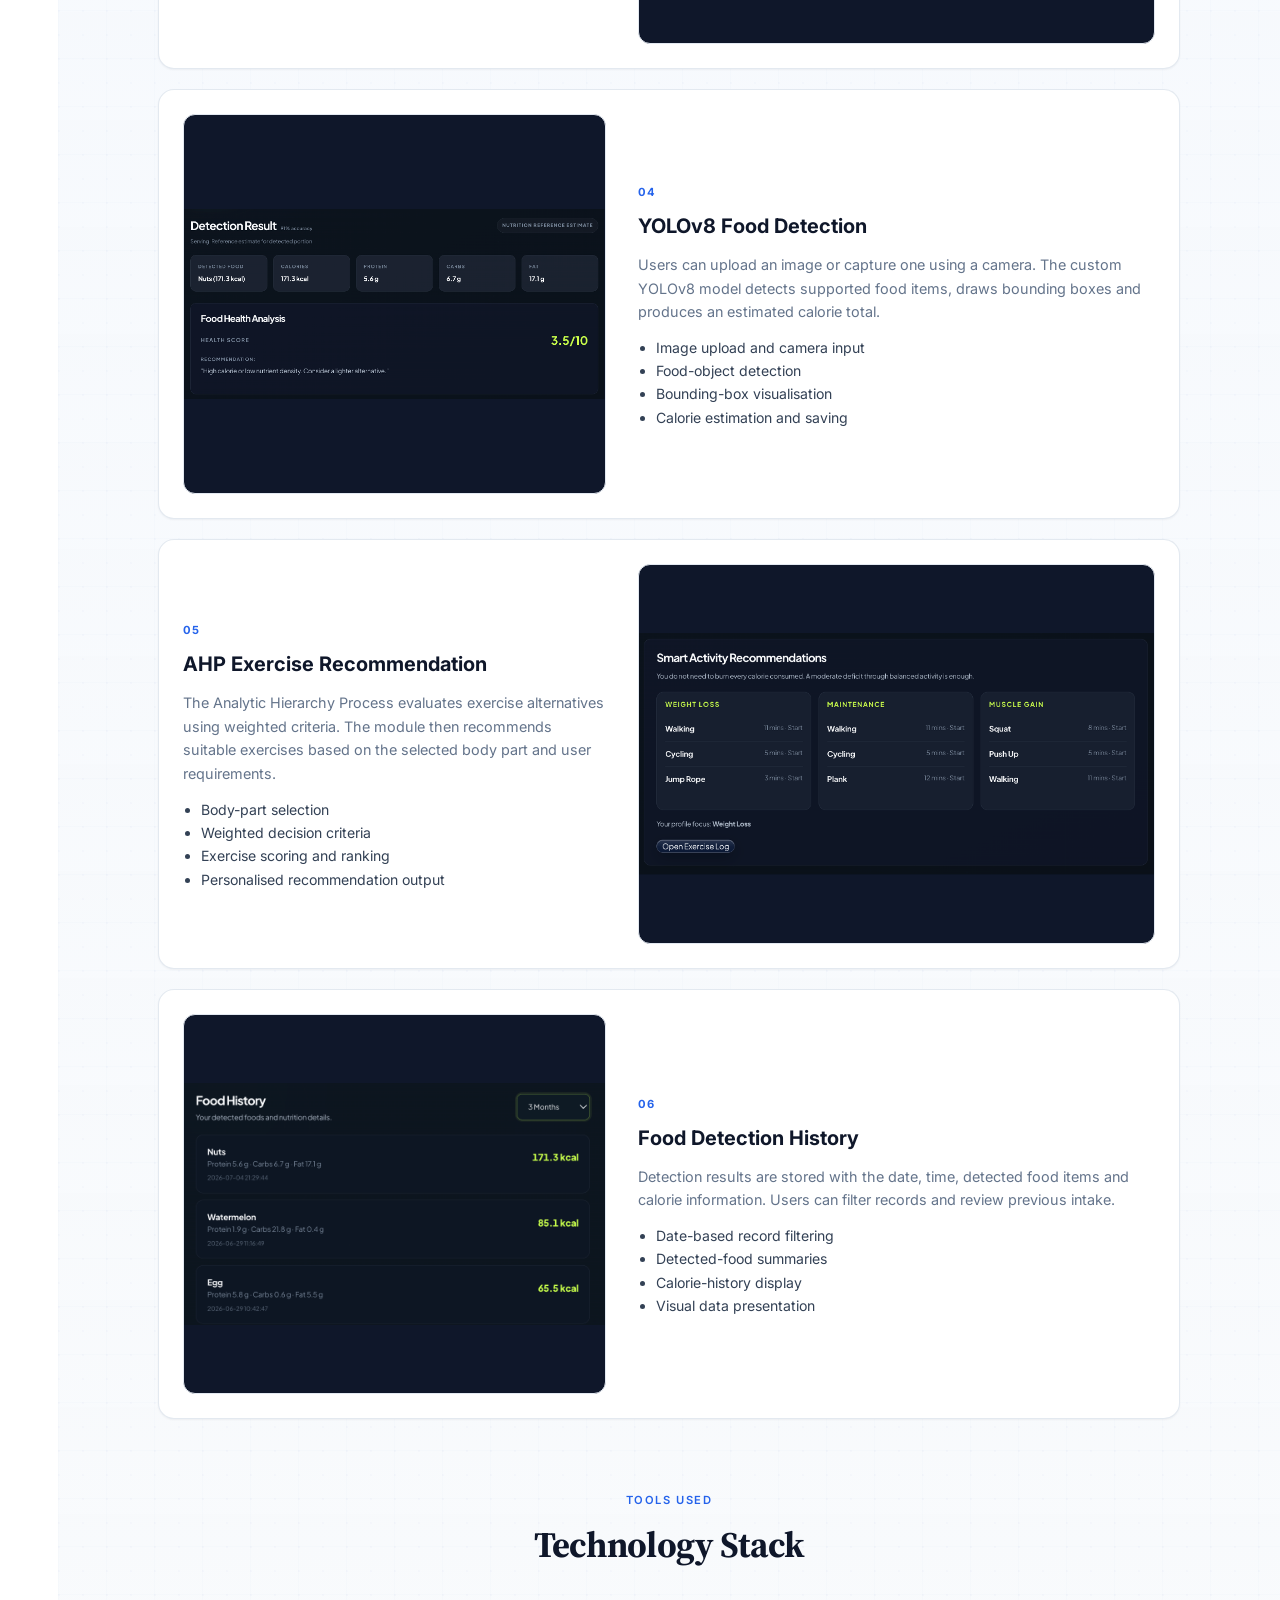
<file: academic.html>
<!DOCTYPE html>
<html lang="en">
<head>
  <meta charset="UTF-8" />
  <meta name="viewport" content="width=device-width, initial-scale=1.0" />
  <meta name="description" content="Industrial Training e-Portfolio — SQQXK4966." />
  <title>Academic Journey · E-Portfolio</title>
  <link rel="preconnect" href="https://fonts.googleapis.com">
  <link rel="preconnect" href="https://fonts.gstatic.com" crossorigin>
  <link href="https://fonts.googleapis.com/css2?family=Inter:wght@400;500;600;700&family=Source+Serif+4:opsz,wght@8..60,600;8..60,700&display=swap" rel="stylesheet">
  <link rel="stylesheet" href="style.css" />
</head>
<body data-page="academic">

  <div class="ambient-decor" aria-hidden="true">
    <span class="ambient-blob blob-1"></span>
    <span class="ambient-blob blob-2"></span>
    <span class="ambient-blob blob-3"></span>
    <span class="ambient-ring ring-1"></span>
    <span class="ambient-ring ring-2"></span>
  </div>

  <div class="app-shell" id="appShell">
    <div class="app-main">
      <header class="mobile-bar">
        <button class="menu-toggle" id="menuToggle" type="button" aria-label="Open menu" aria-expanded="false" aria-controls="siteSidebar">
          <span></span><span></span><span></span>
        </button>
        <span class="mobile-bar-title">E-Portfolio</span>
      </header>
      <main class="page-content">

<!-- ACADEMIC JOURNEY (FYP grouped) -->
    <section class="section chapter-intro" id="academic-journey">
      <div class="section-heading centered">
        <p class="eyebrow">SECTION 3.0 · ACADEMIC JOURNEY</p>
        <h2>Signature Work Showcase</h2>
        <p>
          The final-year project is the Smart Fitness Recommendation System, on this page.
          Pizza sales and electricity prediction are supporting assignments.
        </p>
      </div>
    </section>

    <section class="section" id="signature-works">
      <div class="section-heading centered">
        <p class="eyebrow">SUPPORTING ASSIGNMENTS</p>
        <h2>Other coursework</h2>
      </div>
      <div class="recommendations-grid">
        <article class="recommendation-card" id="pizza-sales">
          <span class="rec-icon">01</span>
          <h3>Pizza Sales Analytics Dashboard</h3>
          <p><strong>Role.</strong> I designed the dashboard.</p>
          <p><strong>Tools.</strong> Tableau.</p>
          <p><strong>Outcome.</strong> The dashboard shows sales performance, customer trends, and product demand, so the figures can support data-driven decisions.</p>
          <p><strong>Reflection.</strong> The useful part was turning sales records into a view of customers and products, rather than leaving the numbers in a table.</p>
        </article>
        <article class="recommendation-card" id="electricity">
          <span class="rec-icon">02</span>
          <h3>Electricity Consumption Prediction Model</h3>
          <p><strong>Role.</strong> I compared the models.</p>
          <p><strong>Tools.</strong> Orange.</p>
          <p><strong>Outcome.</strong> The models predict monthly electricity use after preprocessing, missing-value imputation, and feature analysis.</p>
          <p><strong>Reflection.</strong> The comparison only held once the data was prepared. Cleaning and feature analysis came before any model choice.</p>
        </article>
      </div>
    </section>

    <!-- WELCOME -->
    <section class="welcome section light-section" id="fyp-welcome">
      <span class="section-blob section-blob-left" aria-hidden="true"></span>
      <span class="section-blob section-blob-right" aria-hidden="true"></span>
      <div class="section-heading centered">
        <p class="eyebrow">WELCOME</p>
        <h2>My Final Year Project Journey</h2>
      </div>

      <div class="welcome-layout">
        <div class="welcome-copy">
          <p>
            Welcome to my Final Year Project e-Portfolio. This portfolio documents
            the research, planning, development, testing and learning experiences
            involved in completing my project entitled
            <strong>“Smart Fitness Recommendation System.”</strong>
          </p>
          <p>
            The project combines health calculations, artificial intelligence,
            computer vision and multi-criteria decision-making to support healthier
            lifestyle choices. It allows users to manage personal profiles, calculate
            BMI and TDEE, identify food from images, estimate calorie intake and
            receive ranked exercise recommendations.
          </p>
          <p>
            This portfolio presents the project background, research objectives,
            weekly progress, system modules, technical evidence, challenges,
            achievements and personal reflection gained throughout the project.
          </p>
        </div>

        <a class="poster-frame" href="assets/fyp-poster.pdf" target="_blank" rel="noopener">
          <img class="poster-image" src="assets/fyp-poster.jpg" alt="FYP poster — Smart Fitness Recommendation System">
          <span class="poster-caption">View full poster</span>
        </a>
      </div>
    </section>

    <!-- SYNOPSIS -->
    <section class="section synopsis-section" id="synopsis">
      <div class="section-heading centered">
        <p class="eyebrow">PROJECT SYNOPSIS</p>
        <h2>Smart Fitness Recommendation System</h2>
        <p>A concise overview of the research problem, proposed solution and expected contribution.</p>
      </div>

      <div class="synopsis-layout">
        <article class="content-card synopsis-card">
          <h3>Overview</h3>
          <p>
            The Smart Fitness Recommendation System is a web-based health application designed
            to help users understand their personal energy needs, monitor food intake and
            receive exercise guidance tailored to their goals. Rather than relying on manual
            calorie logging and generic fitness advice, the system combines health analytics,
            computer vision and structured decision-making into one integrated platform.
          </p>
          <p>
            Users begin by creating a secure profile and entering body metrics such as height,
            weight, age, gender and activity level. The system then calculates BMI, BMR and
            TDEE to determine weight status and recommended daily calorie intake. Food images
            can be uploaded or captured via camera, after which a custom YOLOv8 model detects
            food items, estimates nutritional content and stores the results for later review.
          </p>
          <p>
            For exercise planning, the Analytic Hierarchy Process (AHP) evaluates alternatives
            using weighted criteria and recommends suitable activities based on the user’s
            fitness goal and selected body area. Developed with Python, Flask and SQLite,
            the project demonstrates how Decision Science and artificial intelligence can be
            applied to create a practical, explainable and user-centred health support system.
          </p>
        </article>

        <div class="synopsis-highlights">
          <article class="highlight-card">
            <span>01</span>
            <h4>Research Focus</h4>
            <p>Personalised health monitoring through integrated AI and decision analysis.</p>
          </article>
          <article class="highlight-card">
            <span>02</span>
            <h4>Core Technologies</h4>
            <p>Python, Flask, YOLOv8, OpenCV, SQLite and AHP.</p>
          </article>
          <article class="highlight-card">
            <span>03</span>
            <h4>Expected Outcome</h4>
            <p>A functional web system that automates food logging and ranks exercises transparently.</p>
          </article>
          <article class="highlight-card">
            <span>04</span>
            <h4>Academic Contribution</h4>
            <p>Combines computer vision with multi-criteria decision-making for fitness guidance.</p>
          </article>
        </div>
      </div>
    </section>

    <!-- PROJECT -->
    <section class="section light-section" id="project">
      <div class="section-heading centered">
        <p class="eyebrow">PROJECT PAGE</p>
        <h2>About My Final Year Project</h2>
        <p>
          Smart Fitness Recommendation System Using YOLO Food Detection and AHP-Based Exercise Recommendation
        </p>
      </div>

      <div class="project-overview">
        <article class="content-card large-card">
          <span class="number-label">01</span>
          <h3>Project Background</h3>
          <p>
            Maintaining a healthy lifestyle requires users to understand their energy
            needs, food intake and suitable physical activities. However, many users
            find manual calorie tracking inconvenient and receive generic exercise
            advice that may not match their body condition, target body area or goals.
          </p>
          <p>
            The proposed system integrates health calculations, computer vision and
            decision analysis into one web application. It provides a more convenient
            way to monitor food intake and obtain personalised fitness guidance.
          </p>
        </article>

        <article class="content-card large-card">
          <span class="number-label">02</span>
          <h3>Problem Statement</h3>
          <p>
            Existing fitness applications often depend on manual food entry and may
            provide generalised exercise recommendations. Users may not know their
            appropriate calorie requirements or which exercises best match their needs.
          </p>
          <p>
            A unified system is therefore needed to automatically identify food,
            estimate calories, calculate personal health indicators and recommend
            exercises through a transparent decision-making method.
          </p>
        </article>
      </div>

      <div class="research-questions-panel content-card">
        <p class="eyebrow">1.4 RESEARCH QUESTIONS</p>
        <h3>Research Questions</h3>
        <p>
          Based on the problem statements discussed in the previous section, this study
          aims to answer the following research questions:
        </p>
        <ol class="research-questions-list">
          <li>
            How can an AI-powered web-based system provide personalised fitness
            recommendations for weight management?
          </li>
          <li>
            How can Body Mass Index (BMI), Basal Metabolic Rate (BMR) and Total Daily
            Energy Expenditure (TDEE) be integrated to generate personalised nutritional
            recommendations?
          </li>
          <li>
            How can You Only Look Once (YOLO) improve the efficiency and accuracy of food
            calorie tracking through automatic food recognition?
          </li>
        </ol>
      </div>

      <div class="objective-panel">
        <div>
          <p class="eyebrow">RESEARCH OBJECTIVES</p>
          <h3>Research Objectives</h3>
          <p>
            The main objective of this study is to develop an intelligent web-based fitness
            recommendation system that assists users in managing their weight through personalised
            nutrition and exercise recommendations.
          </p>
          <p class="objective-intro">The specific objectives are as follows:</p>
        </div>
        <ol class="objective-list">
          <li>
            <span>01</span>
            <p>To develop an AI-powered web-based fitness recommendation system for healthy weight management.</p>
          </li>
          <li>
            <span>02</span>
            <p>To calculate users' nutritional requirements using Body Mass Index (BMI), Basal Metabolic Rate (BMR) and Total Daily Energy Expenditure (TDEE).</p>
          </li>
          <li>
            <span>03</span>
            <p>To implement YOLO object detection for automatic food recognition and calorie estimation.</p>
          </li>
          <li>
            <span>04</span>
            <p>To apply the Analytic Hierarchy Process (AHP) to rank and recommend suitable exercises based on multiple evaluation criteria.</p>
          </li>
        </ol>
      </div>

      <div class="scope-grid">
        <article class="icon-card">
          <span>01</span><h3>User Management</h3>
          <p>Registration, secure login, password hashing and personal profile storage.</p>
        </article>
        <article class="icon-card">
          <span>02</span><h3>Health Analysis</h3>
          <p>BMI, TDEE, weight category and daily calorie recommendation.</p>
        </article>
        <article class="icon-card">
          <span>03</span><h3>Food Recognition</h3>
          <p>Image upload or camera input with YOLOv8 food-object detection.</p>
        </article>
        <article class="icon-card">
          <span>04</span><h3>Exercise Ranking</h3>
          <p>AHP-based recommendations according to user needs and selected body area.</p>
        </article>
      </div>

      <div class="methodology">
        <div class="section-heading">
          <p class="eyebrow">RESEARCH METHODOLOGY</p>
          <h2>Systematic Development Process</h2>
        </div>
        <div class="process-line">
          <article><span>1</span><h4>Literature Review</h4><p>Review health, calorie, food detection and exercise recommendation studies.</p></article>
          <article><span>2</span><h4>Requirement Analysis</h4><p>Identify users, system functions, input requirements and expected outputs.</p></article>
          <article><span>3</span><h4>System Design</h4><p>Design architecture, database, interface, workflow and recommendation logic.</p></article>
          <article><span>4</span><h4>Model Development</h4><p>Prepare food data and train the custom YOLOv8 detection model.</p></article>
          <article><span>5</span><h4>Implementation</h4><p>Integrate Python, Flask, SQLite, OpenCV, YOLO and AHP modules.</p></article>
          <article><span>6</span><h4>Testing</h4><p>Validate functions, calculations, detection output and system usability.</p></article>
        </div>
      </div>

      <div class="challenges-section">
        <div class="section-heading centered">
          <p class="eyebrow">PROJECT CHALLENGES</p>
          <h2>Challenges and Solutions</h2>
          <p>Key difficulties encountered during development and how they were addressed.</p>
        </div>

        <div class="challenge-solution-grid">
          <article class="challenge-solution-card">
            <div class="challenge-block">
              <span>Challenge</span>
              <h3>Training YOLO Dataset</h3>
            </div>
            <div class="solution-block">
              <span>Solution</span>
              <p>Prepared a labelled food image dataset, configured YOLOv8 training parameters and iteratively evaluated model performance to improve detection accuracy.</p>
            </div>
          </article>
          <article class="challenge-solution-card">
            <div class="challenge-block">
              <span>Challenge</span>
              <h3>Collecting Food Images</h3>
            </div>
            <div class="solution-block">
              <span>Solution</span>
              <p>Gathered food images from multiple sources, standardised labelling format and organised classes to ensure sufficient variety for model training.</p>
            </div>
          </article>
          <article class="challenge-solution-card">
            <div class="challenge-block">
              <span>Challenge</span>
              <h3>Camera Compatibility</h3>
            </div>
            <div class="solution-block">
              <span>Solution</span>
              <p>Implemented OpenCV-based camera capture with image upload as a fallback so users could still submit food photos when live camera access was unavailable.</p>
            </div>
          </article>
          <article class="challenge-solution-card">
            <div class="challenge-block">
              <span>Challenge</span>
              <h3>Flask Integration</h3>
            </div>
            <div class="solution-block">
              <span>Solution</span>
              <p>Structured the application into modular Flask routes and Python components, allowing health calculations, detection and recommendation features to work within one web system.</p>
            </div>
          </article>
          <article class="challenge-solution-card">
            <div class="challenge-block">
              <span>Challenge</span>
              <h3>SQLite Relationship</h3>
            </div>
            <div class="solution-block">
              <span>Solution</span>
              <p>Designed relational database tables with foreign keys to connect user profiles, food detection records and history data consistently.</p>
            </div>
          </article>
          <article class="challenge-solution-card">
            <div class="challenge-block">
              <span>Challenge</span>
              <h3>Debugging Model Path</h3>
            </div>
            <div class="solution-block">
              <span>Solution</span>
              <p>Used consistent relative file paths and tested model loading across different environments to prevent path errors during deployment and execution.</p>
            </div>
          </article>
        </div>
      </div>
    </section>

    <!-- WEEKLY PROGRESS -->
    <section class="section" id="progress">
      <div class="section-heading centered">
        <p class="eyebrow">WEEKLY PROGRESS</p>
        <h2>Project Development Timeline</h2>
        <p>Update the details below so they match your actual logbook and supervisor meetings.</p>
      </div>

      <div class="timeline">
        <article class="timeline-item">
          <div class="timeline-marker">01</div>
          <div class="timeline-card">
            <span>Week 1</span>
            <h3>Topic Selection and Initial Planning</h3>
            <h4>Activities</h4>
            <p>Discussed possible project topics, identified a health-related problem and selected the Smart Fitness Recommendation System.</p>
            <h4>Reflection</h4>
            <p>I learned that a good project must solve a meaningful problem while remaining realistic within the available time and resources.</p>
          </div>
        </article>

        <article class="timeline-item">
          <div class="timeline-marker">02</div>
          <div class="timeline-card">
            <span>Week 2</span>
            <h3>Literature Review</h3>
            <h4>Activities</h4>
            <p>Reviewed studies related to BMI, TDEE, calorie estimation, food recognition, YOLO and exercise recommendation.</p>
            <h4>Reflection</h4>
            <p>This stage helped me understand the research gap and establish a stronger academic foundation for the system.</p>
          </div>
        </article>

        <article class="timeline-item">
          <div class="timeline-marker">03</div>
          <div class="timeline-card">
            <span>Week 3</span>
            <h3>Proposal and Requirement Analysis</h3>
            <h4>Activities</h4>
            <p>Prepared the problem statement, objectives, project scope, functional requirements and proposed solution.</p>
            <h4>Reflection</h4>
            <p>I improved my ability to connect the research problem, objectives and proposed system functions logically.</p>
          </div>
        </article>

        <article class="timeline-item">
          <div class="timeline-marker">04</div>
          <div class="timeline-card">
            <span>Week 4</span>
            <h3>System and Database Design</h3>
            <h4>Activities</h4>
            <p>Designed the system workflow, database tables, user interface structure and application modules.</p>
            <h4>Reflection</h4>
            <p>Planning the architecture before coding reduced confusion and made module integration more systematic.</p>
          </div>
        </article>

        <article class="timeline-item">
          <div class="timeline-marker">05</div>
          <div class="timeline-card">
            <span>Week 5</span>
            <h3>User Authentication Development</h3>
            <h4>Activities</h4>
            <p>Developed registration, login, user profile and password-change functions using SQLite and bcrypt.</p>
            <h4>Reflection</h4>
            <p>I learned the importance of protecting user credentials rather than storing plain-text passwords.</p>
          </div>
        </article>

        <article class="timeline-item">
          <div class="timeline-marker">06</div>
          <div class="timeline-card">
            <span>Week 6</span>
            <h3>BMI and TDEE Module</h3>
            <h4>Activities</h4>
            <p>Implemented BMI classification, BMR and TDEE calculations and personalised calorie recommendations.</p>
            <h4>Reflection</h4>
            <p>This stage strengthened my understanding of converting health formulas into usable system functions.</p>
          </div>
        </article>

        <article class="timeline-item">
          <div class="timeline-marker">07</div>
          <div class="timeline-card">
            <span>Week 7</span>
            <h3>Food Dataset Preparation</h3>
            <h4>Activities</h4>
            <p>Collected, labelled and organised food images before training the YOLOv8 detection model.</p>
            <h4>Reflection</h4>
            <p>I realised that model quality depends greatly on accurate labels and sufficiently varied training images.</p>
          </div>
        </article>

        <article class="timeline-item">
          <div class="timeline-marker">08</div>
          <div class="timeline-card">
            <span>Week 8</span>
            <h3>YOLOv8 Training and Evaluation</h3>
            <h4>Activities</h4>
            <p>Trained the custom model, reviewed prediction results and adjusted dataset or training settings where necessary.</p>
            <h4>Reflection</h4>
            <p>Model training required patience because improvements depended on repeated testing and careful error analysis.</p>
          </div>
        </article>

        <article class="timeline-item">
          <div class="timeline-marker">09</div>
          <div class="timeline-card">
            <span>Week 9</span>
            <h3>Food Detection Integration</h3>
            <h4>Activities</h4>
            <p>Integrated image upload, camera capture, bounding-box output, detected food names and calorie estimates into Flask.</p>
            <h4>Reflection</h4>
            <p>I gained practical experience integrating a machine-learning model into a working web application.</p>
          </div>
        </article>

        <article class="timeline-item">
          <div class="timeline-marker">10</div>
          <div class="timeline-card">
            <span>Week 10</span>
            <h3>AHP Exercise Recommendation</h3>
            <h4>Activities</h4>
            <p>Defined exercise criteria, applied AHP weights and ranked exercises according to user preferences and selected body areas.</p>
            <h4>Reflection</h4>
            <p>This module demonstrated how Decision Science can make recommendation logic more structured and explainable.</p>
          </div>
        </article>

        <article class="timeline-item">
          <div class="timeline-marker">11</div>
          <div class="timeline-card">
            <span>Week 11</span>
            <h3>History and Data Visualisation</h3>
            <h4>Activities</h4>
            <p>Stored detection records and developed date filters, summaries and visualisations for users’ food history.</p>
            <h4>Reflection</h4>
            <p>I learned to present stored information in a form that users can understand quickly.</p>
          </div>
        </article>

        <article class="timeline-item">
          <div class="timeline-marker">12</div>
          <div class="timeline-card">
            <span>Week 12</span>
            <h3>System Testing and Debugging</h3>
            <h4>Activities</h4>
            <p>Tested each module, corrected database and interface errors, and checked calculation and recommendation outputs.</p>
            <h4>Reflection</h4>
            <p>Testing showed that a system is not complete merely because it runs; each output must also be accurate and consistent.</p>
          </div>
        </article>

        <article class="timeline-item">
          <div class="timeline-marker">13</div>
          <div class="timeline-card">
            <span>Week 13</span>
            <h3>Poster and Presentation Preparation</h3>
            <h4>Activities</h4>
            <p>Prepared the FYP poster, presentation slides, system demonstration and possible viva responses.</p>
            <h4>Reflection</h4>
            <p>I improved my ability to explain complex technical work clearly to a non-technical audience.</p>
          </div>
        </article>

        <article class="timeline-item">
          <div class="timeline-marker">14</div>
          <div class="timeline-card">
            <span>Week 14</span>
            <h3>Final Report and Portfolio</h3>
            <h4>Activities</h4>
            <p>Completed the final report, revised references, organised evidence and developed this e-Portfolio.</p>
            <h4>Reflection</h4>
            <p>This final stage helped me appreciate the progress made from the initial idea to a functioning application.</p>
          </div>
        </article>
      </div>
    </section>

    <!-- REFLECTION -->
    <section class="section dark-section" id="reflection">
      <div class="section-heading centered">
        <p class="eyebrow">REFLECTION</p>
        <h2>What I Learned From This Project</h2>
      </div>

      <div class="reflection-grid">
        <article>
          <span>01</span>
          <h3>Technical Growth</h3>
          <p>
            I improved my programming ability by building a multi-page Flask
            application and connecting user authentication, calculations, computer
            vision, recommendation logic and database operations.
          </p>
        </article>
        <article>
          <span>02</span>
          <h3>Research Growth</h3>
          <p>
            I learned how to identify a research problem, review literature, define
            objectives, choose suitable methods and present findings in an academic form.
          </p>
        </article>
        <article>
          <span>03</span>
          <h3>Problem Solving</h3>
          <p>
            Errors involving packages, environments, cameras, model paths, databases
            and interface keys required me to investigate causes systematically and test
            different solutions.
          </p>
        </article>
        <article>
          <span>04</span>
          <h3>Personal Development</h3>
          <p>
            Completing the project strengthened my patience, time management,
            confidence, independent learning and willingness to continue improving.
          </p>
        </article>
      </div>

      <blockquote>
        “The most valuable outcome of this project was not only the completed system,
        but also the ability to learn independently, overcome uncertainty and transform
        an initial idea into a functional solution.”
      </blockquote>
    </section>

    <!-- DEVELOPMENT -->
    <section class="section light-section" id="development">
      <div class="section-heading centered">
        <p class="eyebrow">SYSTEM DEVELOPMENT</p>
        <h2>Smart Fitness System Modules</h2>
        <p>
          A complete walkthrough of the Smart Fitness system modules and technology stack.
        </p>
      </div>

      <div class="diagram-block">
        <div class="section-heading centered">
          <p class="eyebrow">SYSTEM ARCHITECTURE</p>
          <h2>System Architecture Diagram</h2>
        </div>

        <div class="architecture-diagram">
          <div class="diagram-node">User</div>
          <div class="diagram-arrow">↓</div>
          <div class="diagram-node">Login System</div>
          <div class="diagram-arrow">↓</div>
          <div class="diagram-node">Dashboard</div>
          <div class="diagram-arrow">↓</div>

          <div class="diagram-divider">
            <div class="diagram-modules">
              <div class="diagram-module">BMI Module</div>
              <div class="diagram-module">TDEE Module</div>
              <div class="diagram-module">Food Detection</div>
              <div class="diagram-module">Exercise Recommendation</div>
            </div>
          </div>

          <div class="diagram-arrow">↓</div>

          <div class="diagram-engines">
            <div class="diagram-engine">YOLOv8</div>
            <div class="diagram-engine">SQLite Database</div>
            <div class="diagram-engine">AHP Engine</div>
          </div>

          <div class="diagram-arrow">↓</div>
          <div class="diagram-node diagram-result">Results</div>
        </div>
      </div>

      <div class="diagram-block results-block" id="results">
        <div class="section-heading centered">
          <p class="eyebrow">PROJECT RESULTS</p>
          <h2>Data Visualisation &amp; Outcomes</h2>
          <p>Screenshots from the Smart Fitness system: weight journey forecasting and calorie intake vs burned.</p>
        </div>
        <div class="results-grid">
          <figure class="results-figure">
            <img class="system-shot" src="assets/weight-journey.jpg" alt="Weight journey chart with hybrid forecast and goal ETA">
            <figcaption>Body metrics — weight journey (actual vs hybrid forecast)</figcaption>
          </figure>
          <figure class="results-figure">
            <img class="system-shot" src="assets/calories-intake.jpg" alt="Calories intake vs burned line chart">
            <figcaption>Nutrition — calories intake vs burned</figcaption>
          </figure>
        </div>
      </div>

      <div class="diagram-block">
        <div class="section-heading centered">
          <p class="eyebrow">SYSTEM WORKFLOW</p>
          <h2>Flowchart</h2>
        </div>

        <div class="flowchart">
          <div class="flow-step flow-start">Start</div>
          <div class="flow-arrow">↓</div>
          <div class="flow-step">Login</div>
          <div class="flow-arrow">↓</div>
          <div class="flow-step">Input User Information</div>
          <div class="flow-arrow">↓</div>
          <div class="flow-step">Calculate BMI</div>
          <div class="flow-arrow">↓</div>
          <div class="flow-step">Upload Food</div>
          <div class="flow-arrow">↓</div>
          <div class="flow-step">YOLO Detection</div>
          <div class="flow-arrow">↓</div>
          <div class="flow-step">Calculate Calories</div>
          <div class="flow-arrow">↓</div>
          <div class="flow-step">Choose Body Part</div>
          <div class="flow-arrow">↓</div>
          <div class="flow-step">AHP Recommendation</div>
          <div class="flow-arrow">↓</div>
          <div class="flow-step">Save History</div>
          <div class="flow-arrow">↓</div>
          <div class="flow-step flow-end">End</div>
        </div>
      </div>

      <div class="module-stack">
        <article class="module-card">
          <div class="module-copy">
            <span class="module-number">01</span>
            <h3>User Registration and Login</h3>
            <p>
              New users can create an account and log in before accessing personalised
              features. Passwords are protected using bcrypt hashing, while profile data
              are stored in SQLite.
            </p>
            <ul>
              <li>User registration and validation</li>
              <li>Secure password storage</li>
              <li>Login session management</li>
              <li>Password-change function</li>
            </ul>
          </div>
          <img class="system-shot" src="assets/login.jpg" alt="FitLife login screen">
        </article>

        <article class="module-card reverse">
          <div class="module-copy">
            <span class="module-number">02</span>
            <h3>BMI and TDEE Calculation</h3>
            <p>
              The module uses personal data such as height, weight, age, gender and
              activity level to calculate BMI, BMR and TDEE. It then displays weight
              status and daily calorie guidance.
            </p>
            <ul>
              <li>BMI result and category</li>
              <li>Basal Metabolic Rate</li>
              <li>Total Daily Energy Expenditure</li>
              <li>Recommended calorie intake</li>
            </ul>
          </div>
          <img class="system-shot" src="assets/bmi-tdee.jpg" alt="BMI, BMR and TDEE calculation screen">
        </article>

        <article class="module-card">
          <div class="module-copy">
            <span class="module-number">03</span>
            <h3>Nutrition Recommendation</h3>
            <p>
              Based on the user’s profile, current weight and desired weight, the system
              provides calorie guidance to support safe and realistic weight management.
            </p>
            <ul>
              <li>Personal calorie target</li>
              <li>Weight-management guidance</li>
              <li>Health-status feedback</li>
              <li>Easy-to-read summaries</li>
            </ul>
          </div>
          <img class="system-shot" src="assets/nutrition.jpg" alt="Nutrition recommendation screen">
        </article>

        <article class="module-card reverse">
          <div class="module-copy">
            <span class="module-number">04</span>
            <h3>YOLOv8 Food Detection</h3>
            <p>
              Users can upload an image or capture one using a camera. The custom YOLOv8
              model detects supported food items, draws bounding boxes and produces an
              estimated calorie total.
            </p>
            <ul>
              <li>Image upload and camera input</li>
              <li>Food-object detection</li>
              <li>Bounding-box visualisation</li>
              <li>Calorie estimation and saving</li>
            </ul>
          </div>
          <img class="system-shot" src="assets/detection.jpg" alt="YOLOv8 food detection result screen">
        </article>

        <article class="module-card">
          <div class="module-copy">
            <span class="module-number">05</span>
            <h3>AHP Exercise Recommendation</h3>
            <p>
              The Analytic Hierarchy Process evaluates exercise alternatives using
              weighted criteria. The module then recommends suitable exercises based on
              the selected body part and user requirements.
            </p>
            <ul>
              <li>Body-part selection</li>
              <li>Weighted decision criteria</li>
              <li>Exercise scoring and ranking</li>
              <li>Personalised recommendation output</li>
            </ul>
          </div>
          <img class="system-shot" src="assets/exercise.jpg" alt="AHP exercise recommendation screen">
        </article>

        <article class="module-card reverse">
          <div class="module-copy">
            <span class="module-number">06</span>
            <h3>Food Detection History</h3>
            <p>
              Detection results are stored with the date, time, detected food items and
              calorie information. Users can filter records and review previous intake.
            </p>
            <ul>
              <li>Date-based record filtering</li>
              <li>Detected-food summaries</li>
              <li>Calorie-history display</li>
              <li>Visual data presentation</li>
            </ul>
          </div>
          <img class="system-shot" src="assets/history.jpg" alt="Food detection history screen">
        </article>
      </div>

      <div class="tech-section">
        <div class="section-heading centered">
          <p class="eyebrow">TOOLS USED</p>
          <h2>Technology Stack</h2>
        </div>
        <div class="tech-grid">
          <article><strong>Python</strong><span>Core programming language</span></article>
          <article><strong>Flask</strong><span>Web application framework</span></article>
          <article><strong>YOLOv8</strong><span>Food-object detection model</span></article>
          <article><strong>OpenCV</strong><span>Image and camera processing</span></article>
          <article><strong>SQLite</strong><span>User and history database</span></article>
          <article><strong>AHP</strong><span>Exercise decision methodology</span></article>
          <article><strong>Pandas</strong><span>Data manipulation</span></article>
          <article><strong>Matplotlib</strong><span>Data visualisation</span></article>
        </div>
      </div>
    </section>

    <!-- EVIDENCE -->
    <section class="section" id="evidence">
      <div class="section-heading centered">
        <p class="eyebrow">PROJECT EVIDENCE</p>
        <h2>Results and Demonstration</h2>
      </div>

      <div class="evidence-grid">
        <article class="document-card">
          <div class="document-icon">PDF</div>
          <h3>Final Report</h3>
          <p>Complete FYP report documenting research, methodology and system evaluation.</p>
          <a href="assets/final-report.pdf" target="_blank" rel="noopener">View document</a>
        </article>
        <article class="document-card">
          <div class="document-icon">IMG</div>
          <h3>FYP Poster</h3>
          <p>Academic poster summarising the project objectives, methods and results.</p>
          <a href="assets/fyp-poster.pdf" target="_blank" rel="noopener" download>Download poster</a>
        </article>
      </div>

      <div class="gallery">
        <img class="gallery-item" src="assets/detection.jpg" alt="YOLO food detection result">
        <img class="gallery-item" src="assets/exercise.jpg" alt="AHP exercise recommendation result">
        <img class="gallery-item" src="assets/bmi-tdee.jpg" alt="BMI BMR TDEE health metrics">
      </div>
    </section>

    <!-- RECOMMENDATIONS -->
    <section class="section recommendations-section" id="recommendations">
      <div class="section-heading centered">
        <p class="eyebrow">FUTURE WORK</p>
        <h2>Recommendations for Future Enhancement</h2>
        <p>
          Several improvements can be considered to enhance the capability of the
          proposed system in future studies.
        </p>
      </div>

      <div class="recommendations-intro content-card">
        <p>
          While the current system successfully integrates health calculations, food
          recognition and exercise ranking, further development could significantly
          improve accuracy, scalability and real-world applicability. The recommendations
          below outline practical directions for extending this research.
        </p>
      </div>

      <div class="recommendations-grid">
        <article class="recommendation-card">
          <span class="rec-icon">01</span>
          <h3>Expanded Food Dataset</h3>
          <p>
            The food recognition model can be improved by expanding the training dataset
            to include a greater variety of local and international food items. A larger
            dataset would improve detection accuracy and increase the applicability of the
            system to more diverse dietary habits.
          </p>
        </article>
        <article class="recommendation-card">
          <span class="rec-icon">02</span>
          <h3>Wearable Device Integration</h3>
          <p>
            Future studies may integrate wearable devices such as smartwatches or fitness
            trackers to automatically collect physiological data, including heart rate,
            step count, calories burned and sleep quality. Such integration would enable
            the system to generate more dynamic and personalised recommendations based on
            real-time user activity.
          </p>
        </article>
        <article class="recommendation-card">
          <span class="rec-icon">03</span>
          <h3>Adaptive Exercise Learning</h3>
          <p>
            The exercise recommendation module may be enhanced by incorporating machine
            learning techniques that continuously learn from users' exercise history and
            preferences. Rather than relying solely on predefined AHP scores, future
            systems could adapt recommendations according to user behaviour and exercise
            performance over time.
          </p>
        </article>
        <article class="recommendation-card">
          <span class="rec-icon">04</span>
          <h3>Cloud & Mobile Deployment</h3>
          <p>
            Cloud-based database management systems such as MySQL or PostgreSQL may be
            adopted to support multiple users simultaneously and improve scalability.
            Developing dedicated Android and iOS mobile applications would also improve
            accessibility and allow users to monitor their fitness more conveniently.
          </p>
        </article>
        <article class="recommendation-card wide">
          <span class="rec-icon">05</span>
          <h3>Comprehensive Health Indicators</h3>
          <p>
            Future research may incorporate additional health indicators such as body fat
            percentage, blood pressure, medical history, or wearable sensor data to provide
            more comprehensive health recommendations. Combining these inputs with existing
            BMI, TDEE and activity data would create a richer and more clinically informed
            decision-support framework.
          </p>
        </article>
      </div>
    </section>

    <!-- CONCLUSION -->
    <section class="section conclusion-section" id="conclusion">
      <div class="section-heading centered">
        <p class="eyebrow">ACHIEVEMENT & CONCLUSION</p>
        <h2>From an Idea to a Functional System</h2>
      </div>

      <div class="achievement-grid">
        <article>
          <strong>01</strong>
          <h3>Integrated System</h3>
          <p>Successfully combined multiple health, AI, database and decision-support modules.</p>
        </article>
        <article>
          <strong>02</strong>
          <h3>Custom AI Model</h3>
          <p>Trained and integrated a YOLOv8 model for food recognition.</p>
        </article>
        <article>
          <strong>03</strong>
          <h3>Decision Science Application</h3>
          <p>Applied AHP to provide systematic and explainable exercise rankings.</p>
        </article>
        <article>
          <strong>04</strong>
          <h3>Personal Growth</h3>
          <p>Improved research, coding, troubleshooting, communication and project-management skills.</p>
        </article>
      </div>

      <div class="conclusion-copy">
        <h3>Conclusion</h3>
        <p>
          The Smart Fitness Recommendation System demonstrates how artificial
          intelligence and Decision Science can be integrated to support personal
          health management. The completed application calculates important health
          indicators, recognises food, estimates calorie intake, records user history
          and recommends exercises using a structured decision method.
        </p>
        <p>
          Although further improvements can be made — as outlined in the recommendations
          section — the current system achieves the main project objectives and provides a
          strong foundation for future development in personalised health technology.
        </p>
      </div>

      <div class="final-message">
        <p>Thank you for visiting my Final Year Project showcase (Academic Journey).</p>
        <a href="#home">Back to top ↑</a>
      </div>
    </section>

      </main>
<footer>
    <div class="footer-content">
      <div class="footer-intro">
        <strong>Tan Qian Han</strong>
        <p>Industrial Training E-Portfolio · SQQXK4966</p>
      </div>
      <div class="footer-contact">
        <strong>Get in touch</strong>
        <p>Phone: <a href="tel:+60169417448">+6016 9417448</a></p>
        <p>Email: <a href="mailto:qianhant@gmail.com">qianhant@gmail.com</a></p>
        <p>LinkedIn: <a href="https://linkedin.com/in/qian-han-tan-727122271" target="_blank" rel="noopener noreferrer">linkedin.com/in/qian-han-tan-727122271</a></p>
        <p>Universiti Utara Malaysia</p>
      </div>
    </div>
  </footer>
    </div>
  </div>
  <script src="layout.js"></script>

  <script src="page.js"></script>
</body>
</html>
</file>
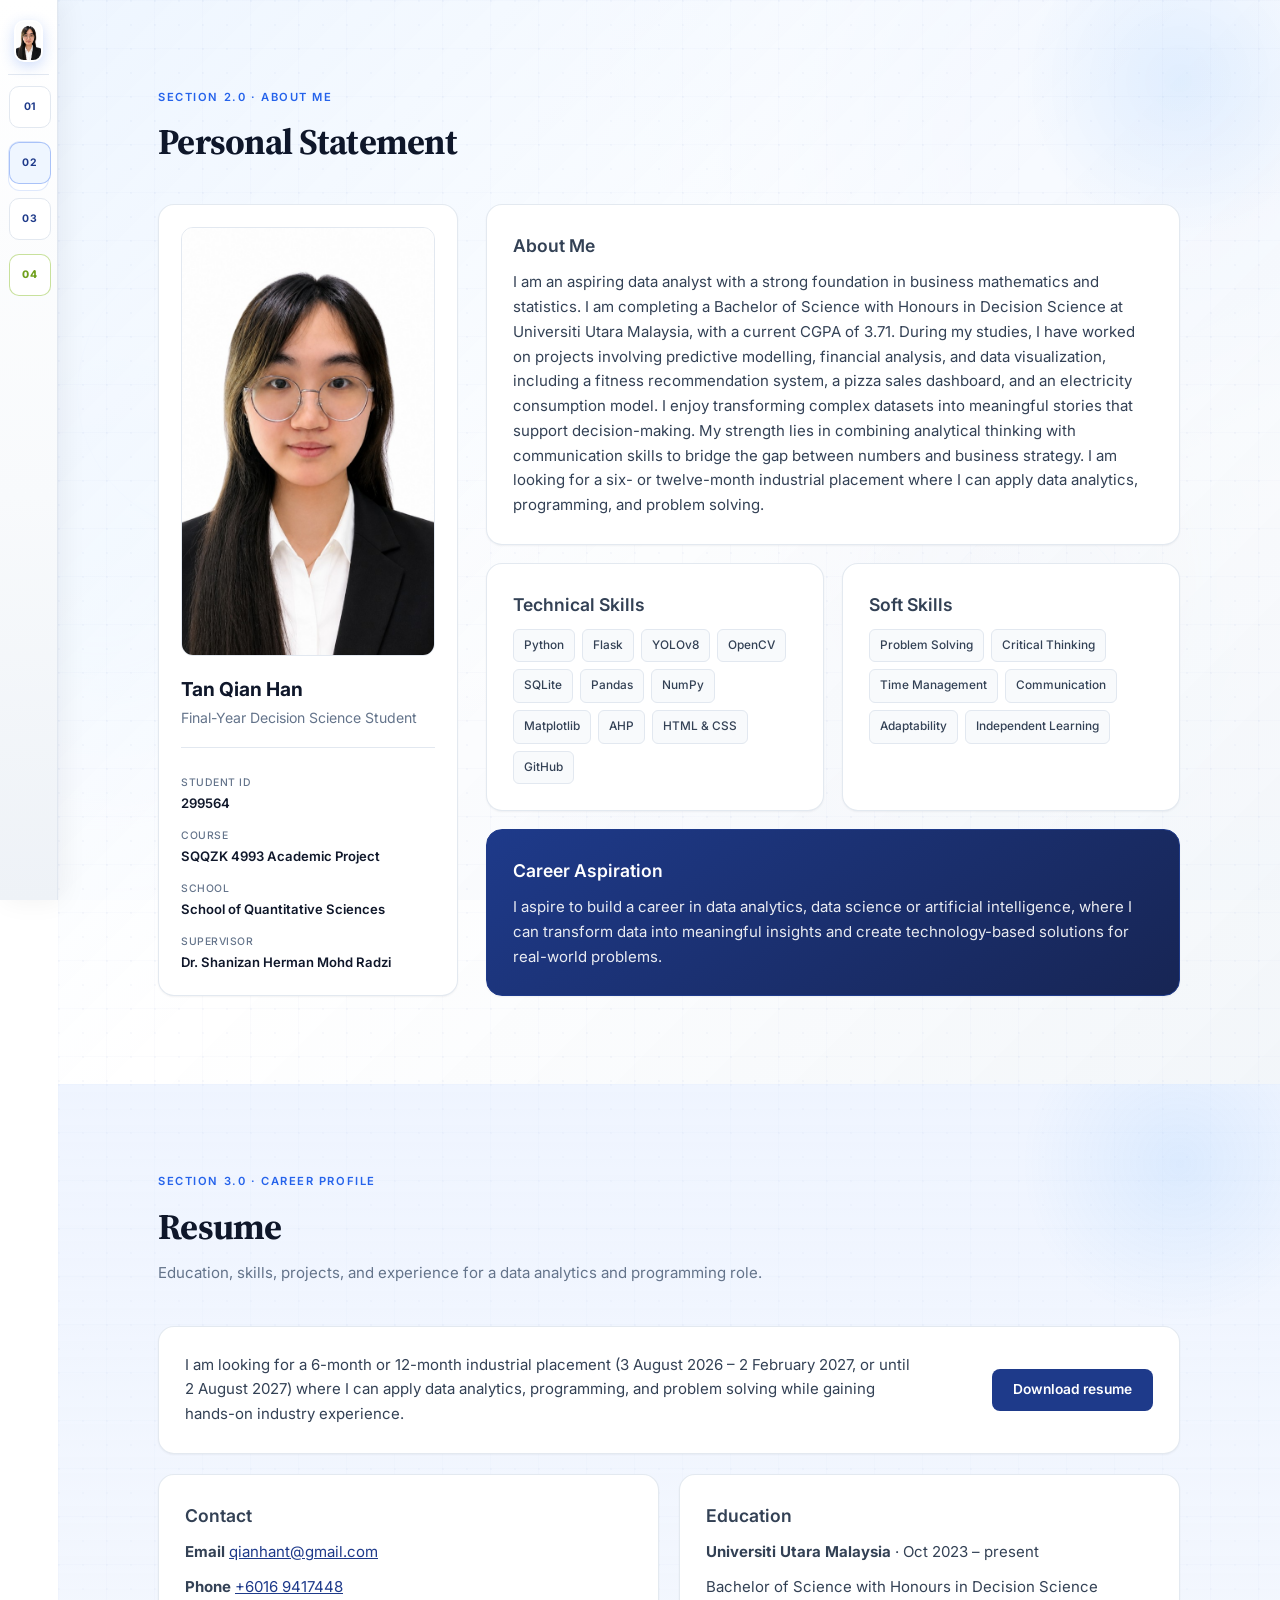
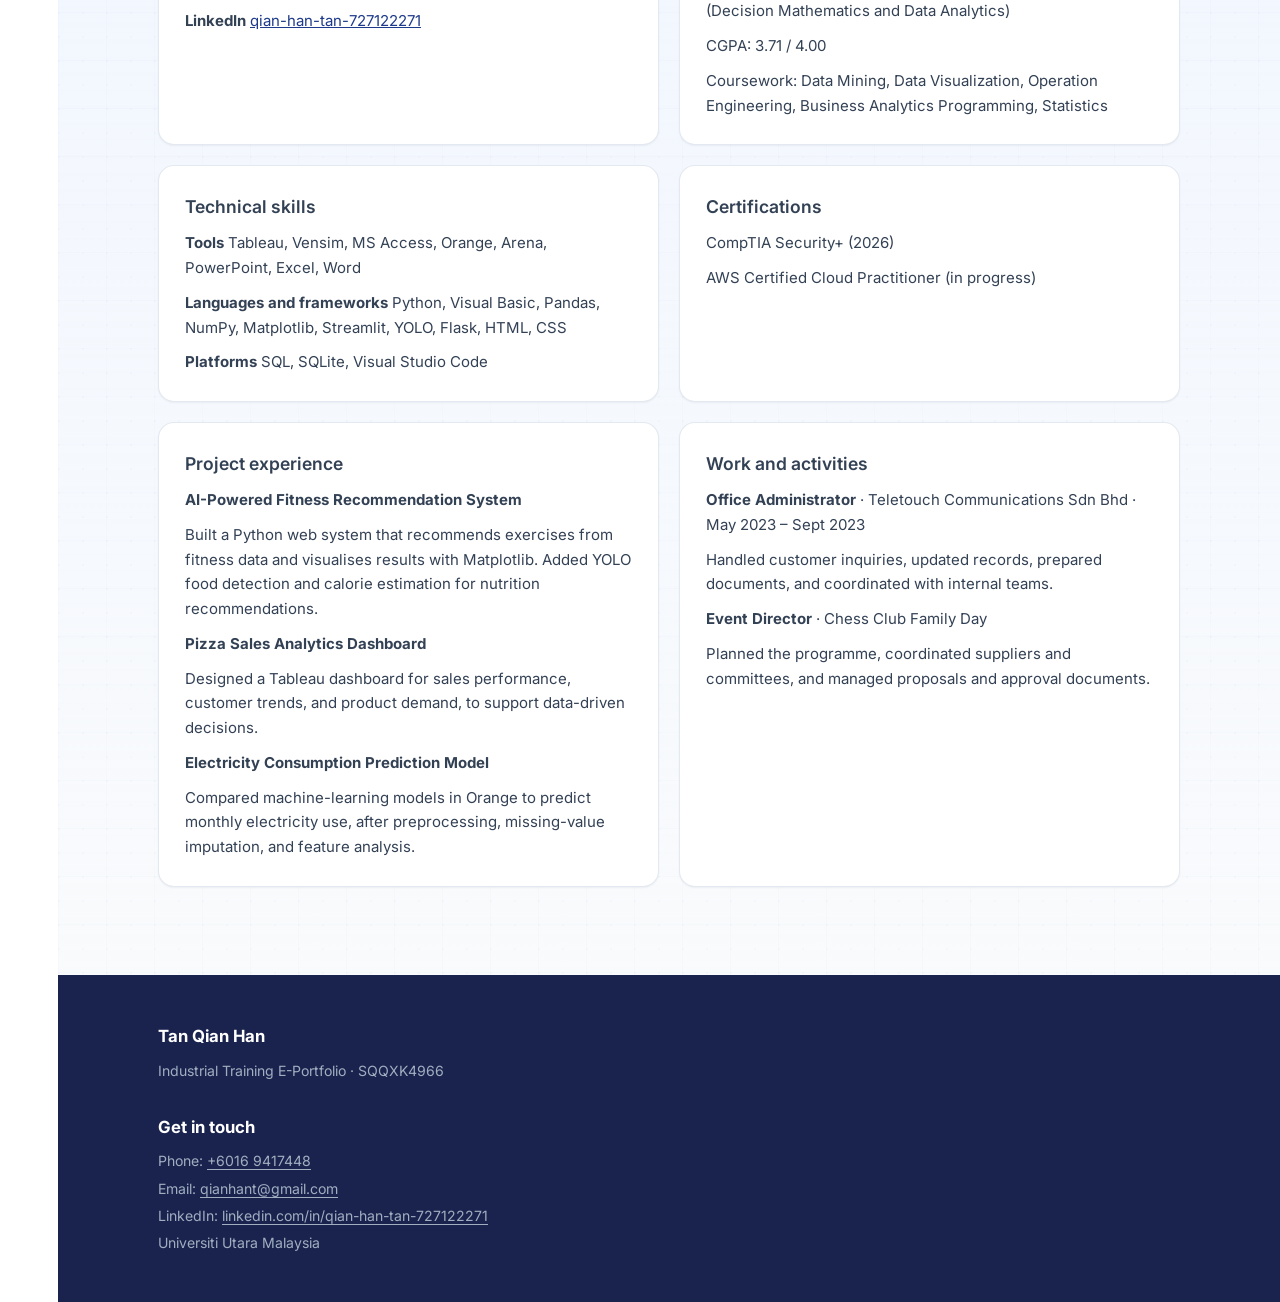
<file: career.html>
<!DOCTYPE html>
<html lang="en">
<head>
  <meta charset="UTF-8" />
  <meta http-equiv="refresh" content="0; url=about.html#career" />
  <title>Career Profile · E-Portfolio</title>
  <link rel="canonical" href="about.html#career" />
  <script>location.replace("about.html#career");</script>
</head>
<body>
  <p><a href="about.html#career">Career profile is now part of About Me.</a></p>
</body>
</html>
</file>
<file: style.css>
:root {
  --primary: #1e3a8a;
  --primary-dark: #172554;
  --primary-light: #eff6ff;
  --accent: #2563eb;
  --accent-light: #93c5fd;
  --surface: #f8fafc;
  --surface-alt: #f1f5f9;
  --white: #ffffff;
  --ink: #0f172a;
  --text: #334155;
  --muted: #64748b;
  --line: #e2e8f0;
  --line-dark: #cbd5e1;
  --shadow: 0 8px 30px rgba(15, 23, 42, 0.07);
  --shadow-soft: 0 1px 2px rgba(15, 23, 42, 0.05);
  --radius: 12px;
  --radius-lg: 16px;
  --max-width: 1080px;
  --sidebar-width: 288px;
  --sidebar-collapsed: 58px;
  --bg-mesh: radial-gradient(at 0% 0%, rgba(37, 99, 235, 0.12) 0px, transparent 50%),
    radial-gradient(at 100% 8%, rgba(147, 197, 253, 0.28) 0px, transparent 42%),
    radial-gradient(at 50% 100%, rgba(30, 64, 175, 0.1) 0px, transparent 55%),
    linear-gradient(180deg, #eef4ff 0%, #f8fafc 45%, #edf2f9 100%);
}

* {
  box-sizing: border-box;
  margin: 0;
  padding: 0;
}

html {
  scroll-behavior: smooth;
}

body {
  font-family: "Inter", -apple-system, BlinkMacSystemFont, "Segoe UI", sans-serif;
  color: var(--text);
  background: var(--bg-mesh);
  background-attachment: fixed;
  line-height: 1.65;
  font-size: 15px;
  -webkit-font-smoothing: antialiased;
  position: relative;
}

.ambient-decor {
  position: fixed;
  inset: 0;
  pointer-events: none;
  z-index: 0;
  overflow: hidden;
}

.ambient-blob {
  position: absolute;
  border-radius: 50%;
  filter: blur(60px);
}

.blob-1 {
  width: 520px;
  height: 520px;
  background: rgba(37, 99, 235, 0.14);
  top: -120px;
  right: -80px;
}

.blob-2 {
  width: 400px;
  height: 400px;
  background: rgba(147, 197, 253, 0.35);
  bottom: 15%;
  left: -100px;
}

.blob-3 {
  width: 360px;
  height: 360px;
  background: rgba(30, 64, 175, 0.1);
  top: 45%;
  right: 8%;
}

.ambient-ring {
  position: absolute;
  border-radius: 50%;
  border: 1px solid rgba(37, 99, 235, 0.12);
}

.ring-1 {
  width: 280px;
  height: 280px;
  top: 28%;
  left: 6%;
}

.ring-2 {
  width: 180px;
  height: 180px;
  bottom: 22%;
  right: 12%;
  border-color: rgba(147, 197, 253, 0.35);
}

main {
  position: relative;
  z-index: 1;
}

img {
  max-width: 100%;
  display: block;
}

a {
  color: inherit;
}

.app-shell {
  display: flex;
  min-height: 100vh;
}

.app-main {
  flex: 1;
  min-width: 0;
  margin-left: var(--sidebar-collapsed);
  display: flex;
  flex-direction: column;
  transition: margin-left 0.28s ease;
}

.app-shell.nav-expanded .app-main {
  margin-left: var(--sidebar-width);
}

.page-content {
  flex: 1;
}

.nav-rail-wrapper {
  position: fixed;
  top: 0;
  left: 0;
  z-index: 1200;
  height: 100vh;
  width: var(--sidebar-collapsed);
  transition: width 0.28s ease;
}

.nav-rail-wrapper.is-expanded {
  width: var(--sidebar-width);
}

.site-sidebar {
  width: var(--sidebar-collapsed);
  height: 100vh;
  display: flex;
  flex-direction: column;
  padding: 16px 8px 24px;
  background: linear-gradient(180deg, #ffffff 0%, #f8fafc 55%, #eef2f7 100%);
  border-right: 1px solid var(--line);
  box-shadow: 4px 0 28px rgba(15, 23, 42, 0.06);
  overflow-x: hidden;
  overflow-y: auto;
  transition: width 0.28s ease;
}

.nav-rail-wrapper.is-expanded .site-sidebar,
.site-sidebar.is-expanded {
  width: var(--sidebar-width);
  padding: 20px 14px 28px;
}

.sidebar-brand {
  display: flex;
  align-items: center;
  gap: 12px;
  text-decoration: none;
  padding: 4px 6px 12px;
  border-bottom: 1px solid var(--line);
  margin-bottom: 10px;
  justify-content: center;
}

.nav-rail-wrapper.is-expanded .sidebar-brand,
.site-sidebar.is-expanded .sidebar-brand {
  justify-content: flex-start;
  padding-inline: 8px;
}

.sidebar-brand-text {
  display: none;
  min-width: 0;
}

.nav-rail-wrapper.is-expanded .sidebar-brand-text,
.site-sidebar.is-expanded .sidebar-brand-text {
  display: block;
}

.brand-mark {
  width: 42px;
  height: 42px;
  border-radius: 10px;
  object-fit: cover;
  object-position: center top;
  flex-shrink: 0;
  display: block;
  border: 2px solid rgba(255, 255, 255, 0.95);
  box-shadow: 0 4px 14px rgba(37, 99, 235, 0.22);
  background: var(--surface);
}

.sidebar-brand strong,
.sidebar-brand small {
  display: block;
  line-height: 1.3;
}

.sidebar-brand strong {
  font-size: 0.92rem;
  font-weight: 600;
  color: var(--ink);
}

.sidebar-brand small {
  color: var(--muted);
  font-size: 0.68rem;
  font-weight: 500;
  margin-top: 2px;
}

.sidebar-rubric {
  display: none;
  font-size: 0.68rem;
  font-weight: 600;
  letter-spacing: 0.08em;
  text-transform: uppercase;
  color: var(--muted);
  padding: 0 10px 14px;
}

.nav-rail-wrapper.is-expanded .sidebar-rubric,
.site-sidebar.is-expanded .sidebar-rubric {
  display: block;
}

.sidebar-nav {
  display: flex;
  flex-direction: column;
  gap: 6px;
}

.nav-group {
  position: relative;
  border-radius: var(--radius);
  border: 1px solid transparent;
  transition: border-color 0.2s, background 0.2s;
}

.rail-link {
  display: flex;
  align-items: center;
  justify-content: center;
  width: 42px;
  height: 42px;
  margin: 0 auto 6px;
  border-radius: 10px;
  text-decoration: none;
  background: var(--white);
  border: 1px solid var(--line);
  transition: background 0.2s, border-color 0.2s, box-shadow 0.2s;
}

.rail-link:hover {
  border-color: var(--accent-light);
  box-shadow: var(--shadow-soft);
}

.rail-link.active {
  background: var(--primary-light);
  border-color: rgba(37, 99, 235, 0.35);
}

.rail-link .nav-num {
  margin: 0;
  background: transparent;
  padding: 0;
  min-width: auto;
}

.nav-rail-wrapper.is-expanded .rail-link,
.site-sidebar.is-expanded .rail-link {
  display: none;
}

.nav-group.is-active {
  border-color: rgba(37, 99, 235, 0.15);
  background: rgba(255, 255, 255, 0.85);
}

.nav-group-trigger {
  display: none;
  width: 100%;
  align-items: center;
  justify-content: space-between;
  gap: 8px;
  padding: 11px 12px;
  border: 0;
  border-radius: var(--radius);
  background: transparent;
  cursor: pointer;
  text-align: left;
  font: inherit;
  color: var(--ink);
  transition: background 0.2s;
}

.nav-rail-wrapper.is-expanded .nav-group-trigger,
.site-sidebar.is-expanded .nav-group-trigger {
  display: flex;
}

.nav-title {
  white-space: nowrap;
}

.nav-group-trigger:hover {
  background: rgba(241, 245, 249, 0.9);
}

.nav-group-label {
  display: flex;
  align-items: center;
  gap: 10px;
  font-size: 0.8125rem;
  font-weight: 600;
}

.nav-num {
  font-size: 0.65rem;
  font-weight: 700;
  letter-spacing: 0.06em;
  color: var(--primary);
  background: var(--primary-light);
  padding: 4px 6px;
  border-radius: 6px;
  min-width: 28px;
  text-align: center;
}

.nav-chevron {
  width: 8px;
  height: 8px;
  border-right: 2px solid var(--muted);
  border-bottom: 2px solid var(--muted);
  transform: rotate(45deg);
  transition: transform 0.2s;
  flex-shrink: 0;
  margin-right: 4px;
}

.nav-group.is-open .nav-chevron {
  transform: rotate(-135deg);
  margin-top: 4px;
}

.nav-sublist {
  display: none;
  padding: 2px 8px 10px 12px;
  flex-direction: column;
  gap: 2px;
}

.nav-rail-wrapper.is-expanded .nav-group .nav-sublist,
.site-sidebar.is-expanded .nav-group .nav-sublist {
  display: none;
}

.nav-rail-wrapper.is-expanded .nav-group.is-active .nav-sublist,
.nav-rail-wrapper.is-expanded .nav-group.is-open .nav-sublist,
.nav-rail-wrapper.is-expanded .nav-group:hover .nav-sublist,
.site-sidebar.is-expanded .nav-group.is-active .nav-sublist,
.site-sidebar.is-expanded .nav-group.is-open .nav-sublist,
.site-sidebar.is-expanded .nav-group:hover .nav-sublist {
  display: flex;
}

.nav-sublist a {
  text-decoration: none;
  font-size: 0.78rem;
  font-weight: 500;
  color: var(--muted);
  padding: 8px 12px 8px 38px;
  border-radius: 8px;
  border-left: 2px solid transparent;
  transition: color 0.15s, background 0.15s, border-color 0.15s;
}

.nav-sublist a:hover {
  color: var(--ink);
  background: var(--surface-alt);
}

.nav-sublist a.active {
  color: var(--primary);
  background: var(--primary-light);
  border-left-color: var(--accent);
  font-weight: 600;
}

.mobile-bar {
  display: none;
  align-items: center;
  gap: 14px;
  height: 56px;
  padding: 0 16px;
  position: sticky;
  top: 0;
  z-index: 1100;
  background: rgba(255, 255, 255, 0.96);
  backdrop-filter: blur(10px);
  border-bottom: 1px solid var(--line);
}

.mobile-bar-title {
  font-size: 0.9rem;
  font-weight: 600;
  color: var(--ink);
}

.sidebar-backdrop {
  display: none;
  position: fixed;
  inset: 0;
  z-index: 1150;
  background: rgba(15, 23, 42, 0.45);
}

.menu-toggle {
  border: 0;
  background: transparent;
  cursor: pointer;
  padding: 4px;
}

.menu-toggle span {
  width: 22px;
  height: 2px;
  background: var(--ink);
  display: block;
  margin: 5px;
  border-radius: 1px;
}

main section[id],
main .nav-anchor[id] {
  scroll-margin-top: 28px;
}

.section {
  padding: 88px max(5vw, calc((100vw - var(--max-width)) / 2));
  position: relative;
  overflow: hidden;
}

.section::before {
  content: "";
  position: absolute;
  inset: 0;
  background-image:
    linear-gradient(rgba(30, 64, 175, 0.03) 1px, transparent 1px),
    linear-gradient(90deg, rgba(30, 64, 175, 0.03) 1px, transparent 1px),
    radial-gradient(circle at 1px 1px, rgba(30, 64, 175, 0.05) 1px, transparent 0);
  background-size: 48px 48px, 48px 48px, 24px 24px;
  pointer-events: none;
  opacity: 0.55;
}

.section::after {
  content: "";
  position: absolute;
  width: 320px;
  height: 320px;
  border-radius: 50%;
  background: radial-gradient(circle, rgba(147, 197, 253, 0.22) 0%, transparent 70%);
  top: -80px;
  right: -60px;
  pointer-events: none;
}

.section > * {
  position: relative;
  z-index: 1;
}

.section-blob {
  position: absolute;
  border-radius: 50%;
  filter: blur(40px);
  pointer-events: none;
  z-index: 0;
}

.section-blob-left {
  width: 260px;
  height: 260px;
  background: rgba(37, 99, 235, 0.12);
  bottom: 10%;
  left: -60px;
}

.section-blob-right {
  width: 220px;
  height: 220px;
  background: rgba(147, 197, 253, 0.3);
  top: 12%;
  right: -40px;
}

.light-section {
  background: linear-gradient(180deg, rgba(226, 236, 255, 0.55) 0%, rgba(248, 250, 252, 0.9) 100%);
}

.light-section::before {
  opacity: 0.4;
}

.dark-section {
  background: linear-gradient(160deg, #1e3a8a 0%, var(--primary-dark) 55%, #0f172a 100%);
  color: var(--white);
}

.dark-section::before {
  background-image:
    linear-gradient(rgba(255, 255, 255, 0.03) 1px, transparent 1px),
    linear-gradient(90deg, rgba(255, 255, 255, 0.03) 1px, transparent 1px);
  background-size: 40px 40px;
  opacity: 1;
}

.dark-section::after {
  background: radial-gradient(circle, rgba(147, 197, 253, 0.15) 0%, transparent 70%);
  top: auto;
  bottom: -100px;
  left: -80px;
  right: auto;
}

.hero {
  min-height: 92vh;
  padding-top: 120px;
  display: grid;
  grid-template-columns: 1.1fr 0.9fr;
  align-items: center;
  gap: 56px;
  background:
    radial-gradient(ellipse 70% 60% at 90% 10%, rgba(37, 99, 235, 0.14), transparent 55%),
    radial-gradient(ellipse 50% 45% at 5% 90%, rgba(147, 197, 253, 0.25), transparent 50%),
    linear-gradient(180deg, #eef4ff 0%, #ffffff 65%, #f8fafc 100%);
  border-bottom: 1px solid var(--line);
}

.hero::before {
  opacity: 0.35;
}

.hero-glow {
  position: absolute;
  border-radius: 50%;
  filter: blur(80px);
  pointer-events: none;
  z-index: 0;
}

.glow-one {
  display: block;
  width: 420px;
  height: 420px;
  background: rgba(37, 99, 235, 0.15);
  top: 5%;
  right: 0;
}

.glow-two {
  display: block;
  width: 320px;
  height: 320px;
  background: rgba(147, 197, 253, 0.3);
  left: -5%;
  bottom: 10%;
}

.hero-content,
.hero-visual {
  position: relative;
  z-index: 2;
}

.hero-headshot {
  display: block;
  width: 132px;
  height: 164px;
  object-fit: cover;
  object-position: center 18%;
  border-radius: 18px;
  border: 3px solid #fff;
  box-shadow: var(--shadow);
  margin-bottom: 18px;
}

.eyebrow {
  color: var(--accent);
  font-size: 0.7rem;
  letter-spacing: 0.14em;
  font-weight: 600;
  margin-bottom: 14px;
  text-transform: uppercase;
}

.hero h1,
.section-heading h2,
.demo-card h2,
.conclusion-copy h3,
.profile-card h3,
.large-card h3,
.module-card h3,
.objective-panel h3 {
  font-family: "Inter", sans-serif;
  font-weight: 700;
  color: var(--ink);
}

.hero h1 {
  font-size: clamp(2.4rem, 4.5vw, 3.5rem);
  line-height: 1.15;
  letter-spacing: -0.025em;
  max-width: 640px;
}

.hero h1 span {
  display: block;
  color: var(--primary);
  font-weight: 700;
}

.hero-description {
  font-size: 1rem;
  color: var(--muted);
  max-width: 540px;
  margin: 22px 0;
  line-height: 1.7;
}

.hero-actions {
  display: flex;
  flex-wrap: wrap;
  align-items: stretch;
  gap: 10px;
}

.button {
  display: inline-flex;
  align-items: center;
  justify-content: center;
  min-height: 42px;
  padding: 0 20px;
  border-radius: 8px;
  border: 1px solid transparent;
  box-sizing: border-box;
  text-decoration: none;
  font-weight: 600;
  font-size: 0.86rem;
  line-height: 1.25;
  white-space: nowrap;
  cursor: pointer;
  font-family: inherit;
  transition: background 0.2s, border-color 0.2s, color 0.2s;
}

.button:hover {
  transform: none;
  box-shadow: none;
}

.button.primary {
  background: var(--primary);
  color: var(--white);
}

.button.primary:hover {
  background: var(--accent);
}

.button.secondary {
  background: var(--white);
  border: 1px solid var(--line-dark);
  color: var(--ink);
}

.button.secondary:hover {
  border-color: var(--primary);
  color: var(--primary);
}

.student-summary {
  display: grid;
  grid-template-columns: repeat(3, 1fr);
  gap: 1px;
  margin-top: 40px;
  background: var(--line);
  border: 1px solid var(--line);
  border-radius: var(--radius);
  overflow: hidden;
}

.student-summary > div {
  padding: 18px 20px;
  background: var(--surface);
}

.student-summary span,
.student-summary strong {
  display: block;
}

.student-summary span {
  color: var(--muted);
  font-size: 0.68rem;
  text-transform: uppercase;
  letter-spacing: 0.06em;
  margin-bottom: 4px;
  font-weight: 500;
}

.student-summary strong {
  font-size: 0.84rem;
  color: var(--ink);
  font-weight: 600;
}

.hero-visual {
  min-height: 520px;
  display: grid;
  place-items: center;
}

.hero-preview-stage {
  position: relative;
  width: min(100%, 480px);
  padding: 12px 8px 28px;
}

.hero-preview-orbit {
  position: absolute;
  inset: -8% -6%;
  background:
    radial-gradient(circle at 30% 20%, rgba(37, 99, 235, 0.18), transparent 55%),
    radial-gradient(circle at 80% 75%, rgba(147, 197, 253, 0.35), transparent 50%);
  border-radius: 28px;
  z-index: 0;
  pointer-events: none;
}

.dashboard-card {
  width: min(100%, 420px);
  background: var(--white);
  border: 1px solid var(--line);
  border-radius: var(--radius-lg);
  padding: 24px;
  box-shadow: var(--shadow);
  transform: none;
}

.dashboard-card--showcase {
  position: relative;
  z-index: 1;
  width: 100%;
  padding: 22px 22px 20px;
  border-radius: 20px;
  border: 1px solid rgba(255, 255, 255, 0.85);
  background:
    linear-gradient(165deg, rgba(255, 255, 255, 0.98) 0%, rgba(248, 250, 252, 0.96) 100%);
  box-shadow:
    0 1px 0 rgba(255, 255, 255, 0.9) inset,
    0 24px 48px -12px rgba(30, 58, 138, 0.18),
    0 8px 20px -8px rgba(15, 23, 42, 0.12);
  backdrop-filter: blur(12px);
}

.dashboard-top {
  display: flex;
  justify-content: space-between;
  align-items: flex-start;
  gap: 16px;
  margin-bottom: 20px;
}

.dashboard-brand {
  display: flex;
  align-items: center;
  gap: 12px;
  min-width: 0;
}

.dashboard-logo {
  flex-shrink: 0;
  width: 44px;
  height: 44px;
  border-radius: 12px;
  display: grid;
  place-items: center;
  font-size: 0.72rem;
  font-weight: 800;
  letter-spacing: 0.04em;
  color: var(--white);
  background: linear-gradient(145deg, var(--accent) 0%, var(--primary) 100%);
  box-shadow: 0 8px 16px -6px rgba(37, 99, 235, 0.45);
}

.dashboard-kicker {
  font-size: 0.62rem;
  letter-spacing: 0.1em;
  text-transform: uppercase;
  font-weight: 600;
  color: var(--muted);
  margin-bottom: 2px;
}

.dashboard-title {
  font-size: 1.05rem;
  font-weight: 700;
  color: var(--ink);
  letter-spacing: -0.02em;
  line-height: 1.25;
}

.dashboard-user {
  display: flex;
  align-items: center;
  gap: 10px;
  flex-shrink: 0;
}

.dashboard-pulse {
  font-size: 0.62rem;
  font-weight: 600;
  color: #047857;
  background: #ecfdf5;
  border: 1px solid #a7f3d0;
  padding: 4px 8px;
  border-radius: 999px;
  position: relative;
  padding-left: 18px;
}

.dashboard-pulse::before {
  content: "";
  position: absolute;
  left: 8px;
  top: 50%;
  width: 6px;
  height: 6px;
  margin-top: -3px;
  border-radius: 50%;
  background: #10b981;
  box-shadow: 0 0 0 3px rgba(16, 185, 129, 0.25);
  animation: dashboard-pulse-dot 2s ease-in-out infinite;
}

@keyframes dashboard-pulse-dot {
  0%, 100% { opacity: 1; transform: scale(1); }
  50% { opacity: 0.65; transform: scale(0.92); }
}

.dashboard-avatar {
  width: 40px;
  height: 40px;
  border-radius: 12px;
  object-fit: cover;
  object-position: center top;
  display: block;
  border: 1px solid rgba(37, 99, 235, 0.15);
  background: var(--primary-light);
}

.dashboard-hero-metric {
  display: flex;
  align-items: center;
  gap: 22px;
  padding: 18px 0 20px;
  border-top: 1px solid var(--line);
  border-bottom: 1px solid var(--line);
}

.health-ring-wrap {
  position: relative;
  width: 118px;
  height: 118px;
  flex-shrink: 0;
}

.health-ring {
  width: 100%;
  height: 100%;
  display: block;
  transform: rotate(0deg);
}

.health-ring-track {
  fill: none;
  stroke: #e8eef7;
  stroke-width: 10;
}

.health-ring-progress {
  fill: none;
  stroke: url(#healthScoreGrad);
  stroke-width: 10;
  stroke-linecap: round;
  stroke-dasharray: 339.292;
  stroke-dashoffset: 61.07;
  transform-origin: 64px 64px;
  transform: rotate(-90deg);
}

.health-ring-label {
  position: absolute;
  inset: 0;
  display: flex;
  flex-direction: column;
  align-items: center;
  justify-content: center;
  text-align: center;
  pointer-events: none;
}

.health-ring-value {
  font-size: 1.75rem;
  font-weight: 800;
  letter-spacing: -0.03em;
  color: var(--ink);
  line-height: 1;
}

.health-ring-caption {
  margin-top: 4px;
  font-size: 0.58rem;
  font-weight: 600;
  text-transform: uppercase;
  letter-spacing: 0.06em;
  color: var(--muted);
}

.dashboard-highlight {
  min-width: 0;
}

.dashboard-highlight h3 {
  margin: 8px 0 6px;
  font-size: 1.05rem;
  font-weight: 700;
  letter-spacing: -0.02em;
  color: var(--ink);
}

.dashboard-highlight p {
  color: var(--muted);
  font-size: 0.78rem;
  line-height: 1.55;
  max-width: 22rem;
}

.dashboard-trend {
  list-style: none;
  margin-top: 12px;
  display: flex;
  flex-wrap: wrap;
  gap: 8px 14px;
  font-size: 0.68rem;
  color: var(--text);
}

.dashboard-trend li {
  display: inline-flex;
  align-items: center;
  gap: 6px;
  padding: 5px 10px;
  border-radius: 999px;
  background: var(--surface);
  border: 1px solid var(--line);
}

.trend-up {
  font-weight: 700;
  color: #047857;
}

.trend-dot {
  width: 6px;
  height: 6px;
  border-radius: 50%;
  background: var(--accent);
}

.status-badge {
  display: inline-block;
  background: var(--primary-light);
  color: var(--primary);
  font-size: 0.62rem;
  font-weight: 600;
  padding: 4px 10px;
  border-radius: 999px;
  letter-spacing: 0.02em;
}

.status-badge--success {
  background: #ecfdf5;
  color: #047857;
  border: 1px solid #a7f3d0;
}

.dashboard-stats {
  display: grid;
  grid-template-columns: repeat(3, 1fr);
  gap: 10px;
  margin-top: 18px;
}

.stat-tile {
  display: flex;
  gap: 10px;
  align-items: flex-start;
  padding: 12px 10px;
  border-radius: 12px;
  background: linear-gradient(180deg, #ffffff 0%, var(--surface) 100%);
  border: 1px solid var(--line);
  box-shadow: var(--shadow-soft);
}

.stat-icon {
  flex-shrink: 0;
  width: 34px;
  height: 34px;
  border-radius: 10px;
  display: grid;
  place-items: center;
  color: var(--primary);
  background: var(--primary-light);
}

.stat-icon--tdee {
  color: #b45309;
  background: #fffbeb;
}

.stat-icon--detect {
  color: #0e7490;
  background: #ecfeff;
}

.stat-label,
.stat-value,
.stat-meta {
  display: block;
}

.stat-label {
  font-size: 0.58rem;
  text-transform: uppercase;
  letter-spacing: 0.07em;
  font-weight: 600;
  color: var(--muted);
}

.stat-value {
  font-size: 1rem;
  font-weight: 700;
  color: var(--ink);
  margin: 2px 0;
  letter-spacing: -0.02em;
}

.stat-meta {
  font-size: 0.62rem;
  color: var(--muted);
}

.stat-meta--ok {
  color: #047857;
  font-weight: 600;
}

.dashboard-pipeline {
  display: flex;
  align-items: stretch;
  gap: 8px;
  margin-top: 16px;
  padding: 12px;
  border-radius: 14px;
  background: linear-gradient(90deg, rgba(239, 246, 255, 0.9) 0%, rgba(248, 250, 252, 0.95) 100%);
  border: 1px solid rgba(37, 99, 235, 0.12);
}

.pipeline-step {
  flex: 1;
  display: flex;
  align-items: center;
  gap: 10px;
  min-width: 0;
}

.pipeline-step--active {
  position: relative;
}

.pipeline-icon {
  flex-shrink: 0;
  width: 36px;
  height: 36px;
  border-radius: 10px;
  display: grid;
  place-items: center;
  color: var(--primary);
  background: var(--white);
  border: 1px solid var(--line);
  box-shadow: var(--shadow-soft);
}

.pipeline-icon--accent {
  color: #7c3aed;
  background: #f5f3ff;
  border-color: #ddd6fe;
}

.pipeline-label,
.pipeline-step strong {
  display: block;
}

.pipeline-label {
  font-size: 0.58rem;
  text-transform: uppercase;
  letter-spacing: 0.06em;
  font-weight: 600;
  color: var(--muted);
}

.pipeline-step strong {
  font-size: 0.78rem;
  font-weight: 600;
  color: var(--ink);
  margin-top: 2px;
}

.pipeline-connector {
  flex-shrink: 0;
  width: 28px;
  align-self: center;
  height: 2px;
  border-radius: 2px;
  background: linear-gradient(90deg, var(--accent), #c4b5fd);
  position: relative;
}

.pipeline-connector::after {
  content: "";
  position: absolute;
  right: -1px;
  top: 50%;
  margin-top: -3px;
  border: 4px solid transparent;
  border-left-color: #c4b5fd;
}

.preview-chip {
  position: absolute;
  z-index: 2;
  display: flex;
  align-items: center;
  gap: 10px;
  padding: 11px 14px;
  border-radius: 14px;
  background: rgba(255, 255, 255, 0.94);
  border: 1px solid rgba(226, 232, 240, 0.95);
  box-shadow:
    0 12px 28px -10px rgba(15, 23, 42, 0.2),
    0 0 0 1px rgba(255, 255, 255, 0.6) inset;
  backdrop-filter: blur(10px);
  max-width: 220px;
  animation: preview-chip-float 5s ease-in-out infinite;
}

.preview-chip--food {
  top: 6%;
  left: -4%;
  animation-delay: 0s;
}

.preview-chip--workout {
  right: -6%;
  bottom: 8%;
  animation-delay: 1.2s;
}

@keyframes preview-chip-float {
  0%, 100% { transform: translateY(0); }
  50% { transform: translateY(-6px); }
}

.preview-chip-icon--svg {
  flex-shrink: 0;
  width: 36px;
  height: 36px;
  border-radius: 10px;
  display: grid;
  place-items: center;
  background: #ecfdf5;
  color: #047857;
}

.preview-chip--workout .preview-chip-icon--svg {
  background: #eff6ff;
  color: var(--primary);
}

.preview-chip-label,
.preview-chip strong {
  display: block;
}

.preview-chip-label {
  font-size: 0.58rem;
  text-transform: uppercase;
  letter-spacing: 0.07em;
  font-weight: 600;
  color: var(--muted);
}

.preview-chip strong {
  font-size: 0.74rem;
  font-weight: 600;
  color: var(--ink);
  margin-top: 2px;
  line-height: 1.35;
}

/* Legacy dashboard bits (other pages may reuse) */
.mini-header {
  display: flex;
  justify-content: space-between;
  align-items: center;
}

.avatar {
  width: 40px;
  height: 40px;
  border-radius: 8px;
  background: var(--primary-light);
  color: var(--primary);
  display: grid;
  place-items: center;
  font-weight: 700;
  font-size: 0.68rem;
}

.health-score {
  display: flex;
  align-items: center;
  gap: 20px;
  margin: 24px 0;
  padding: 22px 0;
  border-top: 1px solid var(--line);
  border-bottom: 1px solid var(--line);
}

.score-copy h3 {
  margin: 6px 0 4px;
  font-size: 1rem;
  font-weight: 600;
}

.score-copy p {
  color: var(--muted);
  font-size: 0.78rem;
}

@media (prefers-reduced-motion: reduce) {
  .dashboard-pulse::before,
  .preview-chip {
    animation: none;
  }
}

.section-heading {
  max-width: 680px;
  margin-bottom: 40px;
}

.section-heading.centered {
  text-align: center;
  margin-inline: auto;
}

.section-heading h2 {
  font-family: "Source Serif 4", Georgia, "Times New Roman", serif;
  font-size: clamp(1.75rem, 3vw, 2.25rem);
  line-height: 1.22;
  margin-bottom: 12px;
  letter-spacing: -0.02em;
  color: var(--ink);
}

.section-heading > p:last-child {
  color: var(--muted);
  font-size: 0.94rem;
}

.welcome-layout {
  display: grid;
  grid-template-columns: 1fr 0.75fr;
  gap: 48px;
  align-items: center;
}

.welcome-copy p {
  margin-bottom: 16px;
  color: var(--text);
  font-size: 0.95rem;
}

.poster-frame {
  display: block;
  position: relative;
  border-radius: var(--radius-lg);
  overflow: hidden;
  box-shadow: var(--shadow);
  border: 1px solid var(--line);
  text-decoration: none;
  transition: box-shadow 0.2s;
}

.poster-frame:hover {
  transform: none;
  box-shadow: 0 8px 32px rgba(15, 23, 42, 0.12);
}

.poster-image {
  width: 100%;
  min-height: 440px;
  object-fit: cover;
  object-position: top;
}

.poster-caption {
  position: absolute;
  bottom: 0;
  left: 0;
  right: 0;
  padding: 14px 18px;
  background: rgba(23, 37, 84, 0.9);
  color: white;
  font-size: 0.8rem;
  font-weight: 600;
  text-align: center;
}

.image-placeholder {
  background: var(--surface);
  border: 1px dashed var(--line-dark);
  min-height: 280px;
  border-radius: var(--radius);
  display: grid;
  place-content: center;
  text-align: center;
  color: var(--muted);
  padding: 25px;
}

.image-placeholder span {
  font-weight: 600;
  letter-spacing: 0.06em;
  color: var(--primary);
}

.image-placeholder p,
.image-placeholder code {
  color: var(--muted);
  margin-top: 8px;
  font-size: 0.78rem;
}

.image-placeholder code {
  background: var(--white);
  padding: 3px 8px;
  border-radius: 4px;
  border: 1px solid var(--line);
}

.about-grid {
  display: grid;
  grid-template-columns: 300px 1fr;
  gap: 28px;
  align-items: stretch;
}

.profile-card,
.content-card,
.icon-card,
.timeline-card,
.module-card,
.document-card,
.achievement-grid article,
.highlight-card,
.recommendation-card,
.recommendations-intro {
  background: var(--white);
  border: 1px solid rgba(226, 232, 240, 0.95);
  border-radius: var(--radius-lg);
  box-shadow: var(--shadow-soft);
  transition: border-color 0.2s, box-shadow 0.2s;
}

.content-card:hover,
.icon-card:hover,
.document-card:hover,
.highlight-card:hover,
.recommendation-card:hover {
  transform: none;
  border-color: var(--line-dark);
  box-shadow: var(--shadow);
}

.profile-card {
  padding: 22px;
  position: sticky;
  top: 92px;
  display: flex;
  flex-direction: column;
  height: 100%;
}

.profile-photo {
  width: 100%;
  flex: 1 1 auto;
  min-height: 220px;
  object-fit: cover;
  border-radius: var(--radius);
  border: 1px solid var(--line);
}

.profile-card h3 {
  margin-top: 18px;
  font-size: 1.2rem;
}

.profile-card > p {
  color: var(--muted);
  font-size: 0.88rem;
}

.profile-meta {
  margin-top: 18px;
  display: grid;
  gap: 2px;
  border-top: 1px solid var(--line);
  padding-top: 16px;
}

.profile-meta span {
  color: var(--muted);
  font-size: 0.65rem;
  text-transform: uppercase;
  letter-spacing: 0.05em;
  margin-top: 10px;
  font-weight: 500;
}

.profile-meta strong {
  font-size: 0.82rem;
  font-weight: 600;
  color: var(--ink);
}

.about-content {
  display: grid;
  gap: 18px;
}

.about-bottom-grid {
  display: grid;
  grid-template-columns: 1fr 1fr;
  gap: 18px;
  align-items: stretch;
}

.about-bottom-grid .content-card {
  height: 100%;
  display: flex;
  flex-direction: column;
}

.about-bottom-grid .accent-card p {
  flex: 1;
}

.content-card {
  padding: 26px;
}

.content-card h3 {
  font-size: 1.1rem;
  margin-bottom: 10px;
  font-weight: 600;
}

.content-card p + p {
  margin-top: 10px;
  color: var(--text);
}

.skills-grid {
  display: grid;
  grid-template-columns: 1fr 1fr;
  gap: 18px;
}

.tag-list {
  display: flex;
  flex-wrap: wrap;
  gap: 7px;
}

.tag-list span {
  border: 1px solid var(--line);
  border-radius: 6px;
  padding: 6px 10px;
  font-size: 0.74rem;
  background: var(--surface);
  font-weight: 500;
  color: var(--text);
}

.accent-card {
  background: linear-gradient(145deg, var(--primary) 0%, var(--primary-dark) 100%);
  color: var(--white);
  border-color: var(--primary);
}

.accent-card h3 {
  color: var(--white);
}

.accent-card p {
  color: rgba(255, 255, 255, 0.9) !important;
}

.resume-card {
  display: flex;
  flex-direction: column;
  gap: 18px;
}

.resume-card-top {
  display: flex;
  justify-content: space-between;
  align-items: flex-start;
  gap: 18px;
}

.resume-card .button {
  margin-top: auto;
  width: fit-content;
}

.resume-card .document-icon {
  margin-bottom: 0;
  flex-shrink: 0;
}

#about {
  background: linear-gradient(135deg, rgba(239, 246, 255, 0.95) 0%, rgba(255, 255, 255, 0.85) 50%, rgba(241, 245, 249, 0.9) 100%);
}

#project,
#development {
  background: linear-gradient(180deg, rgba(237, 244, 255, 0.7) 0%, rgba(248, 250, 252, 0.92) 100%);
}

#evidence {
  background: linear-gradient(180deg, rgba(255, 255, 255, 0.85) 0%, rgba(226, 236, 255, 0.45) 100%);
}

#progress {
  background: linear-gradient(180deg, rgba(248, 250, 252, 0.9) 0%, rgba(239, 246, 255, 0.75) 100%);
}

.synopsis-section {
  background: linear-gradient(180deg, rgba(255, 255, 255, 0.92) 0%, rgba(239, 246, 255, 0.7) 100%);
  border-top: 1px solid var(--line);
}

.recommendations-section {
  background: linear-gradient(180deg, rgba(241, 245, 249, 0.9) 0%, rgba(239, 246, 255, 0.75) 100%);
  border-top: 1px solid var(--line);
}

.conclusion-section {
  background: linear-gradient(180deg, rgba(239, 246, 255, 0.8) 0%, rgba(255, 255, 255, 0.95) 100%);
  border-top: 1px solid var(--line);
}

.synopsis-layout {
  display: grid;
  grid-template-columns: 1.35fr 0.85fr;
  gap: 24px;
  align-items: stretch;
}

.synopsis-card {
  height: 100%;
}

.synopsis-card p {
  color: var(--text);
  font-size: 0.94rem;
}

.synopsis-highlights {
  display: grid;
  grid-template-columns: 1fr 1fr;
  grid-template-rows: 1fr 1fr;
  gap: 14px;
  height: 100%;
}

.highlight-card {
  padding: 20px;
  height: 100%;
  display: flex;
  flex-direction: column;
}

.highlight-card span {
  color: var(--accent);
  font-size: 0.7rem;
  font-weight: 700;
  letter-spacing: 0.06em;
}

.highlight-card h4 {
  margin: 8px 0 5px;
  font-size: 0.95rem;
  font-weight: 600;
  color: var(--ink);
}

.highlight-card p {
  flex: 1;
  color: var(--muted);
  font-size: 0.84rem;
}

.project-overview {
  display: grid;
  grid-template-columns: 1fr 1fr;
  gap: 20px;
}

.large-card {
  position: relative;
  padding: 32px;
}

.number-label,
.module-number {
  color: var(--accent);
  font-weight: 700;
  font-size: 0.7rem;
  letter-spacing: 0.1em;
}

.large-card h3 {
  font-size: 1.25rem;
  margin: 10px 0;
}

.research-questions-panel {
  margin-top: 28px;
  padding: 32px;
}

.research-questions-panel h3 {
  margin: 10px 0 14px;
  font-size: 1.25rem;
}

.research-questions-panel > p {
  color: var(--text);
  margin-bottom: 16px;
}

.research-questions-list {
  padding-left: 22px;
  display: grid;
  gap: 12px;
}

.research-questions-list li {
  color: var(--text);
  font-size: 0.94rem;
  line-height: 1.65;
}

.objective-panel {
  margin-top: 28px;
  padding: 36px;
  border-radius: var(--radius-lg);
  background: var(--primary-dark);
  color: var(--white);
  display: grid;
  grid-template-columns: 0.85fr 1.15fr;
  gap: 36px;
  border: 1px solid rgba(255, 255, 255, 0.08);
}

.objective-panel h3 {
  font-size: 1.5rem;
  line-height: 1.3;
  color: var(--white);
  margin-bottom: 12px;
}

.objective-panel > div > p {
  color: rgba(255, 255, 255, 0.88);
  font-size: 0.92rem;
  line-height: 1.65;
}

.objective-intro {
  margin-top: 14px !important;
  font-weight: 600;
}

.objective-panel .eyebrow {
  color: var(--accent-light);
}

.objective-list {
  list-style: none;
}

.objective-list li {
  display: grid;
  grid-template-columns: 36px 1fr;
  gap: 12px;
  align-items: start;
  padding: 12px 0;
  border-bottom: 1px solid rgba(255, 255, 255, 0.1);
}

.objective-list span {
  color: var(--accent-light);
  font-weight: 700;
  font-size: 0.85rem;
}

.objective-list p {
  font-size: 0.92rem;
  color: rgba(255, 255, 255, 0.9);
}

.scope-grid,
.tech-grid,
.evidence-grid,
.achievement-grid {
  display: grid;
  grid-template-columns: repeat(4, 1fr);
  gap: 16px;
  margin-top: 28px;
}

.evidence-grid {
  grid-template-columns: repeat(2, minmax(280px, 380px));
  justify-content: center;
}

.icon-card {
  padding: 24px;
}

.icon-card > span {
  width: 36px;
  height: 36px;
  border-radius: 8px;
  background: var(--primary-light);
  color: var(--primary);
  display: grid;
  place-items: center;
  font-weight: 700;
  margin-bottom: 16px;
  font-size: 0.8rem;
}

.icon-card h3 {
  margin-bottom: 7px;
  font-size: 1rem;
  font-weight: 600;
}

.icon-card p {
  color: var(--muted);
  font-size: 0.85rem;
}

.methodology {
  margin-top: 72px;
}

.challenges-section {
  margin-top: 72px;
}

.challenge-solution-grid {
  display: grid;
  grid-template-columns: repeat(2, 1fr);
  gap: 18px;
}

.challenge-solution-card {
  background: var(--white);
  border: 1px solid var(--line);
  border-radius: var(--radius);
  padding: 24px;
  box-shadow: var(--shadow-soft);
  display: grid;
  gap: 18px;
}

.challenge-block span,
.solution-block span {
  display: block;
  font-size: 0.68rem;
  font-weight: 700;
  letter-spacing: 0.08em;
  text-transform: uppercase;
  margin-bottom: 6px;
}

.challenge-block span {
  color: #b45309;
}

.solution-block span {
  color: var(--primary);
}

.challenge-block h3 {
  font-size: 1rem;
  font-weight: 600;
  color: var(--ink);
}

.solution-block {
  padding-top: 16px;
  border-top: 1px solid var(--line);
}

.solution-block p {
  color: var(--muted);
  font-size: 0.88rem;
}

.process-line {
  display: grid;
  grid-template-columns: repeat(3, 1fr);
  gap: 16px;
}

.process-line article {
  padding: 22px;
  background: var(--white);
  border-radius: var(--radius);
  border: 1px solid var(--line);
  border-left: 3px solid var(--primary);
}

.process-line span {
  font-size: 1.4rem;
  font-weight: 700;
  color: var(--primary-light);
  color: var(--accent);
}

.process-line h4 {
  margin: 6px 0;
  font-weight: 600;
  font-size: 0.95rem;
}

.process-line p {
  color: var(--muted);
  font-size: 0.84rem;
}

.home-path-grid {
  display: grid;
  grid-template-columns: repeat(3, minmax(0, 1fr));
  gap: 16px;
  margin-bottom: 48px;
}

.home-path-card {
  text-decoration: none;
  color: inherit;
  transition: transform 0.2s ease, box-shadow 0.2s ease, border-color 0.2s ease;
}

.home-path-card:hover {
  transform: translateY(-4px);
  border-color: var(--accent);
  box-shadow: var(--shadow);
}

.home-timeline {
  margin-top: 8px;
}

.home-timeline .timeline-card {
  display: block;
  text-decoration: none;
  color: inherit;
  transition: border-color 0.2s ease, box-shadow 0.2s ease;
}

.home-timeline .timeline-card:hover {
  border-color: var(--accent);
  box-shadow: var(--shadow);
}

.home-timeline .timeline-card p {
  color: var(--muted);
}
  margin: 0 auto;
  position: relative;
}

.timeline::before {
  content: "";
  position: absolute;
  left: 24px;
  top: 0;
  bottom: 0;
  width: 2px;
  background: var(--line);
}

.timeline-item {
  display: grid;
  grid-template-columns: 50px 1fr;
  gap: 20px;
  margin-bottom: 20px;
  position: relative;
}

.timeline-marker {
  width: 50px;
  height: 50px;
  border-radius: 8px;
  display: grid;
  place-items: center;
  background: var(--primary);
  color: white;
  font-weight: 700;
  font-size: 0.75rem;
  z-index: 2;
  border: 4px solid var(--white);
  box-shadow: var(--shadow-soft);
}

.timeline-card {
  padding: 24px;
}

.timeline-card > span {
  color: var(--accent);
  font-size: 0.7rem;
  font-weight: 600;
  letter-spacing: 0.06em;
  text-transform: uppercase;
}

.timeline-card h3 {
  font-size: 1.1rem;
  margin: 4px 0 12px;
  font-weight: 600;
}

.timeline-card h4 {
  font-size: 0.75rem;
  color: var(--primary);
  margin-top: 10px;
  text-transform: uppercase;
  letter-spacing: 0.04em;
  font-weight: 600;
}

.timeline-card p {
  color: var(--muted);
  font-size: 0.87rem;
}

.dark-section .eyebrow {
  color: var(--accent-light);
}

.dark-section .section-heading h2 {
  color: var(--white);
}

.reflection-grid {
  display: grid;
  grid-template-columns: repeat(4, 1fr);
  gap: 16px;
}

.reflection-grid article {
  background: rgba(255, 255, 255, 0.05);
  border: 1px solid rgba(255, 255, 255, 0.1);
  border-radius: var(--radius);
  padding: 24px;
}

.reflection-grid span {
  color: var(--accent-light);
  font-size: 0.7rem;
  font-weight: 700;
}

.reflection-grid h3 {
  margin: 10px 0;
  font-size: 1rem;
  font-weight: 600;
}

.reflection-grid p {
  color: rgba(255, 255, 255, 0.75);
  font-size: 0.85rem;
}

blockquote {
  max-width: 760px;
  margin: 48px auto 0;
  font-family: "Inter", sans-serif;
  text-align: center;
  font-size: clamp(1.1rem, 2vw, 1.35rem);
  line-height: 1.6;
  color: var(--accent-light);
  font-style: normal;
  font-weight: 500;
  padding: 0 20px;
  border-left: none;
}

blockquote::before {
  content: none;
}

.diagram-block {
  margin-bottom: 48px;
}

.architecture-diagram,
.flowchart {
  max-width: 720px;
  margin: 0 auto;
  padding: 36px 28px;
  background: var(--white);
  border: 1px solid var(--line);
  border-radius: var(--radius-lg);
  box-shadow: var(--shadow-soft);
  display: flex;
  flex-direction: column;
  align-items: center;
  gap: 10px;
}

.diagram-node,
.flow-step {
  min-width: 220px;
  padding: 14px 24px;
  background: var(--primary-light);
  color: var(--primary);
  border: 1px solid rgba(37, 99, 235, 0.2);
  border-radius: 8px;
  font-weight: 600;
  font-size: 0.88rem;
  text-align: center;
}

.diagram-result,
.flow-start,
.flow-end {
  background: var(--primary);
  color: var(--white);
  border-color: var(--primary);
}

.diagram-arrow,
.flow-arrow {
  color: var(--accent);
  font-size: 1.2rem;
  font-weight: 700;
  line-height: 1;
}

.diagram-divider {
  width: 100%;
  padding: 18px 0;
  border-top: 2px solid var(--line-dark);
  border-bottom: 2px solid var(--line-dark);
}

.diagram-modules,
.diagram-engines {
  display: grid;
  gap: 12px;
  width: 100%;
}

.diagram-modules {
  grid-template-columns: repeat(4, 1fr);
}

.diagram-engines {
  grid-template-columns: repeat(3, 1fr);
  width: 100%;
}

.diagram-module,
.diagram-engine {
  padding: 12px 10px;
  background: var(--surface);
  border: 1px solid var(--line);
  border-radius: 8px;
  font-weight: 600;
  font-size: 0.78rem;
  text-align: center;
  color: var(--ink);
}

.diagram-engine {
  background: #eef4ff;
  color: var(--primary);
  border-color: rgba(37, 99, 235, 0.2);
}

.flowchart {
  gap: 8px;
}

.flow-step {
  width: 100%;
  max-width: 320px;
}

.module-stack {
  display: grid;
  gap: 20px;
  margin-top: 20px;
}

.module-card {
  padding: 24px;
  display: grid;
  grid-template-columns: 0.9fr 1.1fr;
  gap: 32px;
  align-items: center;
}

.module-card.reverse .module-copy {
  order: 2;
}

.module-card h3 {
  font-size: 1.25rem;
  margin: 6px 0 10px;
}

.module-card p {
  color: var(--muted);
  font-size: 0.9rem;
}

.module-card ul {
  padding-left: 18px;
  margin-top: 12px;
  color: var(--text);
  font-size: 0.88rem;
}

.system-shot {
  width: 100%;
  height: 380px;
  object-fit: contain;
  object-position: center;
  background: #0f172a;
  border-radius: var(--radius);
  border: 1px solid var(--line);
}

.tech-section {
  margin-top: 72px;
}

.tech-grid article {
  padding: 20px;
  background: var(--white);
  border-radius: var(--radius);
  border: 1px solid var(--line);
}

.tech-grid strong,
.tech-grid span {
  display: block;
}

.tech-grid strong {
  font-weight: 600;
  color: var(--ink);
}

.tech-grid span {
  color: var(--muted);
  font-size: 0.74rem;
  margin-top: 3px;
}

.document-card {
  padding: 24px;
}

.document-icon {
  width: 44px;
  height: 44px;
  border-radius: 8px;
  background: var(--primary-light);
  color: var(--primary);
  display: grid;
  place-items: center;
  font-weight: 700;
  font-size: 0.72rem;
  margin-bottom: 16px;
}

.document-card h3 {
  margin-bottom: 7px;
  font-size: 1rem;
  font-weight: 600;
}

.document-card p {
  color: var(--muted);
  font-size: 0.84rem;
  min-height: 48px;
}

.document-card a {
  display: inline-block;
  color: var(--accent);
  font-weight: 600;
  margin-top: 10px;
  font-size: 0.86rem;
}

.document-card a:hover {
  text-decoration: underline;
}

.demo-card {
  margin-top: 48px;
  display: grid;
  grid-template-columns: 0.55fr 1.45fr;
  gap: 36px;
  align-items: center;
  padding: 32px;
  background: var(--surface);
  border-radius: var(--radius-lg);
  border: 1px solid var(--line);
}

.demo-card h2 {
  font-size: 1.6rem;
  line-height: 1.25;
  margin-bottom: 10px;
}

.demo-card p {
  color: var(--muted);
  font-size: 0.9rem;
}

.video-wrapper {
  position: relative;
  aspect-ratio: 16/9;
  overflow: hidden;
  border-radius: var(--radius);
  background: var(--ink);
  border: 1px solid var(--line);
}

.video-wrapper iframe {
  position: absolute;
  inset: 0;
  width: 100%;
  height: 100%;
  border: 0;
}

.gallery {
  margin-top: 24px;
  display: grid;
  grid-template-columns: repeat(2, 1fr);
  gap: 16px;
}

.gallery-item {
  width: 100%;
  min-height: 260px;
  object-fit: cover;
  border-radius: var(--radius);
  border: 1px solid var(--line);
  transition: opacity 0.2s;
}

.gallery-item:hover {
  transform: none;
  opacity: 0.92;
}


.recommendations-intro {
  max-width: 780px;
  margin: 0 auto 32px;
  padding: 24px 28px;
  text-align: center;
}

.recommendations-intro p {
  color: var(--text);
  font-size: 0.94rem;
}

.recommendations-grid {
  display: grid;
  grid-template-columns: repeat(2, 1fr);
  gap: 16px;
}

.recommendation-card {
  padding: 26px;
}

.recommendation-card.wide {
  grid-column: span 2;
}

.rec-icon {
  display: inline-grid;
  place-items: center;
  width: 36px;
  height: 36px;
  border-radius: 8px;
  background: var(--primary-light);
  color: var(--primary);
  font-weight: 700;
  font-size: 0.75rem;
  margin-bottom: 14px;
}

.recommendation-card h3 {
  font-size: 1.05rem;
  margin-bottom: 8px;
  font-weight: 600;
}

.recommendation-card p {
  color: var(--muted);
  font-size: 0.87rem;
}


.achievement-grid article {
  padding: 24px;
}

.achievement-grid strong {
  color: var(--accent);
  font-size: 0.85rem;
  font-weight: 700;
}

.achievement-grid h3 {
  margin: 10px 0 6px;
  font-size: 1rem;
  font-weight: 600;
}

.achievement-grid p {
  color: var(--muted);
  font-size: 0.84rem;
}

.conclusion-copy {
  max-width: 760px;
  margin: 56px auto;
  text-align: center;
}

.conclusion-copy h3 {
  font-size: 1.75rem;
  margin-bottom: 16px;
}

.conclusion-copy p {
  color: var(--text);
  margin-bottom: 14px;
  font-size: 0.94rem;
}

.final-message {
  margin-top: 56px;
  border-top: 1px solid var(--line);
  padding-top: 28px;
  display: flex;
  justify-content: space-between;
  align-items: center;
}

.final-message p {
  font-weight: 500;
  color: var(--ink);
}

.final-message a {
  color: var(--accent);
  font-weight: 600;
  text-decoration: none;
  font-size: 0.9rem;
}

.final-message a:hover {
  text-decoration: underline;
}

footer {
  padding: 48px max(5vw, calc((100vw - var(--max-width)) / 2));
  background: #1a234e;
  color: white;
}

.footer-content {
  max-width: 560px;
}

.footer-intro {
  margin-bottom: 32px;
}

.footer-intro strong,
.footer-contact strong {
  display: block;
  color: #ffffff;
  font-size: 1.05rem;
  font-weight: 700;
  margin-bottom: 8px;
}

.footer-intro p,
.footer-contact p {
  color: #a0aec0;
  font-size: 0.88rem;
  line-height: 1.65;
  margin: 0;
}

.footer-contact p + p {
  margin-top: 4px;
}

.footer-contact a {
  color: #a0aec0;
  text-decoration: underline;
  text-underline-offset: 3px;
}

.footer-contact a:hover {
  color: #ffffff;
}

@media (max-width: 768px) {
  .ambient-ring {
    display: none;
  }

  .app-main {
    margin-left: 0 !important;
  }

  .app-shell.nav-expanded .app-main {
    margin-left: 0 !important;
  }

  .mobile-bar {
    display: flex;
  }

  .nav-rail-wrapper {
    width: 0;
  }

  .nav-rail-wrapper.is-expanded {
    width: 0;
  }

  .nav-rail-wrapper:has(.site-sidebar.open) {
    width: min(100vw, var(--sidebar-width));
  }

  .site-sidebar {
    transform: translateX(-105%);
    transition: transform 0.28s ease, width 0.28s ease;
    box-shadow: 8px 0 40px rgba(15, 23, 42, 0.12);
    width: min(100vw, var(--sidebar-width)) !important;
    padding: 20px 14px 28px !important;
  }

  .site-sidebar.open {
    transform: translateX(0);
  }

  .site-sidebar.open .sidebar-brand-text,
  .site-sidebar.open .sidebar-rubric,
  .site-sidebar.open .nav-group-trigger {
    display: block;
  }

  .site-sidebar.open .sidebar-brand {
    justify-content: flex-start;
  }

  .site-sidebar.open .rail-link {
    display: none;
  }

  .site-sidebar.open .nav-group.is-open .nav-sublist {
    display: flex;
  }

  .sidebar-backdrop:not([hidden]) {
    display: block;
  }

  .hero {
    grid-template-columns: 1fr;
  }

  .hero-visual {
    min-height: 420px;
  }

  .preview-chip {
    display: none;
  }

  .dashboard-pipeline {
    flex-direction: column;
    align-items: stretch;
  }

  .pipeline-connector {
    width: 2px;
    height: 20px;
    margin: 0 auto;
    background: linear-gradient(180deg, var(--accent), #c4b5fd);
  }

  .pipeline-connector::after {
    display: none;
  }

  .about-grid {
    grid-template-columns: 1fr;
  }

  .profile-card {
    position: static;
    display: grid;
    grid-template-columns: 240px 1fr;
    gap: 20px;
  }

  .profile-photo {
    grid-row: span 4;
  }

  .synopsis-layout {
    grid-template-columns: 1fr;
  }

  .synopsis-highlights {
    grid-template-columns: 1fr;
    grid-template-rows: auto;
  }

  .scope-grid,
  .tech-grid,
  .achievement-grid,
  .reflection-grid {
    grid-template-columns: repeat(2, 1fr);
  }

  .evidence-grid {
    grid-template-columns: repeat(2, 1fr);
  }
}

@media (max-width: 760px) {
  .ambient-ring {
    display: none;
  }

  .section {
    padding: 80px 6vw;
  }

  .hero {
    padding-top: 110px;
    min-height: auto;
  }

  .hero h1 {
    font-size: 2rem;
  }

  .student-summary {
    grid-template-columns: 1fr;
  }

  .student-summary > div:not(:last-child) {
    border-bottom: 1px solid var(--line);
  }

  .hero-visual {
    min-height: auto;
    padding-bottom: 8px;
  }

  .hero-preview-stage {
    padding: 0;
  }

  .dashboard-hero-metric {
    flex-direction: column;
    text-align: center;
  }

  .dashboard-highlight p {
    margin-inline: auto;
  }

  .dashboard-trend {
    justify-content: center;
  }

  .dashboard-stats {
    grid-template-columns: 1fr;
  }

  .stat-tile {
    flex-direction: row;
    align-items: center;
  }

  .health-score {
    flex-direction: column;
    text-align: center;
  }

  .welcome-layout,
  .project-overview,
  .skills-grid,
  .about-bottom-grid,
  .objective-panel,
  .module-card,
  .demo-card,
  .recommendations-grid,
  .challenge-solution-grid {
    grid-template-columns: 1fr;
  }

  .diagram-modules {
    grid-template-columns: repeat(2, 1fr);
  }

  .diagram-engines {
    grid-template-columns: 1fr;
  }

  .recommendation-card.wide {
    grid-column: span 1;
  }

  .profile-card {
    display: block;
  }

  .profile-photo {
    margin-bottom: 16px;
  }

  .poster-image {
    min-height: 320px;
  }

  .process-line {
    grid-template-columns: 1fr;
  }

  .module-card.reverse .module-copy {
    order: initial;
  }

  .scope-grid,
  .tech-grid,
  .evidence-grid,
  .achievement-grid,
  .reflection-grid,
  .gallery {
    grid-template-columns: 1fr;
  }

  .architecture-card > span {
    transform: rotate(90deg);
  }

  .diagram-modules {
    grid-template-columns: 1fr;
  }

  .timeline::before {
    left: 16px;
  }

  .timeline-item {
    grid-template-columns: 36px 1fr;
    gap: 12px;
  }

  .timeline-marker {
    width: 36px;
    height: 36px;
    border-width: 3px;
    font-size: 0.65rem;
    border-radius: 6px;
  }

  .final-message {
    flex-direction: column;
    align-items: flex-start;
  }

  .editor-actions {
    flex-direction: column;
    align-items: stretch;
  }
}

.hero-tagline {
  font-size: 1.05rem;
  font-weight: 600;
  color: var(--accent);
  margin: 0.35rem 0 0.75rem;
}

.chapter-intro {
  padding-top: 2rem;
}

.resume-objective {
  display: flex;
  flex-wrap: wrap;
  align-items: center;
  justify-content: space-between;
  gap: 16px;
  margin-bottom: 20px;
}

.resume-objective p {
  max-width: 46rem;
  margin: 0;
}

.career-grid {
  display: grid;
  grid-template-columns: repeat(2, minmax(0, 1fr));
  gap: 20px;
  max-width: none;
  margin: 0;
  padding: 0;
}

.career-contact-list {
  list-style: none;
  display: grid;
  gap: 10px;
}

.career-contact-list a {
  color: var(--primary);
}

.results-grid {
  display: grid;
  grid-template-columns: repeat(2, minmax(0, 1fr));
  gap: 24px;
  max-width: 900px;
  margin: 0 auto;
}

.results-figure {
  margin: 0;
}

.results-figure figcaption {
  margin-top: 10px;
  font-size: 0.85rem;
  color: var(--muted);
  text-align: center;
}

.results-block .system-shot {
  width: 100%;
  border-radius: var(--radius-lg);
  border: 1px solid var(--line);
}

.internship-section .internship-editor {
  width: 100%;
  max-width: none;
  margin: 0;
  padding: 0;
  display: grid;
  gap: 20px;
}

.save-hint {
  max-width: 720px;
  margin: 0 auto 1rem;
  padding: 12px 16px;
  font-size: 0.85rem;
  color: var(--text);
  background: var(--primary-light);
  border: 1px solid var(--accent-light);
  border-radius: var(--radius);
  text-align: center;
}

.editor-label {
  display: block;
  font-size: 0.78rem;
  font-weight: 600;
  color: var(--ink);
  margin: 14px 0 6px;
}

.editor-label:first-of-type {
  margin-top: 0;
}

.internship-editor textarea,
.internship-editor input[type="text"],
.internship-editor input[type="date"] {
  width: 100%;
  font: inherit;
  font-size: 0.9rem;
  padding: 10px 12px;
  border: 1px solid var(--line-dark);
  border-radius: var(--radius);
  background: var(--white);
  color: var(--ink);
}

.internship-editor textarea {
  resize: vertical;
  min-height: 72px;
}

.field-hint {
  font-size: 0.85rem;
  color: var(--muted);
  margin-bottom: 8px;
}

.overview-panel,
.daily-log-panel {
  background: var(--white);
  border: 1px solid rgba(134, 188, 37, 0.22);
  border-radius: var(--radius-lg);
  box-shadow: var(--shadow);
  overflow: hidden;
}

.overview-panel-banner {
  display: flex;
  flex-wrap: wrap;
  align-items: flex-start;
  justify-content: space-between;
  gap: 16px 24px;
  padding: 22px 26px 20px;
  background: var(--deloitte-black);
  border-bottom: 3px solid var(--deloitte-green);
}

.overview-banner-eyebrow {
  margin: 0 0 6px;
  font-size: 0.68rem;
  font-weight: 700;
  letter-spacing: 0.12em;
  text-transform: uppercase;
  color: var(--deloitte-green);
}

.overview-banner-title {
  margin: 0;
  font-family: "Source Serif 4", Georgia, serif;
  font-size: clamp(1.25rem, 2.5vw, 1.5rem);
  font-weight: 700;
  color: #fff;
  letter-spacing: -0.02em;
}

.overview-banner-lead {
  margin: 10px 0 0;
  max-width: 40rem;
  font-size: 0.86rem;
  line-height: 1.6;
  color: rgba(255, 255, 255, 0.72);
}

.overview-banner-chip {
  flex-shrink: 0;
  font-size: 0.68rem;
  font-weight: 700;
  letter-spacing: 0.06em;
  text-transform: uppercase;
  color: var(--deloitte-black);
  background: var(--deloitte-green);
  padding: 8px 14px;
  border-radius: 999px;
  margin-top: 4px;
}

.overview-panel-body {
  display: grid;
  gap: 28px;
  padding: 28px 26px 32px;
  background: linear-gradient(180deg, #eef1eb 0%, #f4f6f8 100%);
}

.overview-group {
  display: grid;
  gap: 14px;
}

.overview-group-title {
  margin: 0;
  padding-bottom: 8px;
  font-size: 0.72rem;
  font-weight: 700;
  letter-spacing: 0.14em;
  text-transform: uppercase;
  color: var(--deloitte-charcoal);
  border-bottom: 1px solid rgba(134, 188, 37, 0.35);
}

.overview-grid {
  display: grid;
  grid-template-columns: repeat(2, minmax(0, 1fr));
  gap: 16px;
}

.overview-field-card {
  background: var(--white);
  border: 1px solid rgba(15, 23, 42, 0.08);
  border-radius: var(--radius-lg);
  box-shadow: 0 10px 28px -18px rgba(15, 23, 42, 0.18);
  overflow: hidden;
}

.overview-field-card--lead {
  border-top: 3px solid var(--deloitte-green);
}

.overview-field-card--role {
  border-left: 4px solid var(--deloitte-green);
  background: linear-gradient(135deg, #ffffff 0%, #f8faf5 100%);
}

.overview-field-head {
  padding: 14px 18px 12px;
  border-bottom: 1px solid var(--line);
  background: linear-gradient(180deg, #fafbfc 0%, #ffffff 100%);
}

.overview-field-label {
  display: flex;
  align-items: center;
  gap: 10px;
  margin: 0;
  font-size: 0.72rem;
  font-weight: 700;
  letter-spacing: 0.06em;
  text-transform: uppercase;
  color: var(--muted);
  cursor: pointer;
}

.overview-field-surface {
  padding: 14px 16px 16px;
}

.overview-field-surface textarea,
.overview-field-surface input[type="text"] {
  width: 100%;
  font: inherit;
  font-size: 0.92rem;
  line-height: 1.65;
  color: var(--ink);
  background: #f8fafc;
  border: 1px solid #e2e8f0;
  border-radius: 10px;
  padding: 14px 16px;
  box-sizing: border-box;
  transition: border-color 0.15s, box-shadow 0.15s, background 0.15s;
}

.overview-field-surface textarea {
  resize: none;
  overflow: hidden;
  min-height: 72px;
}

.overview-field-surface--inline input[type="text"] {
  min-height: 52px;
  font-size: 1rem;
  font-weight: 600;
  letter-spacing: -0.02em;
  background: var(--white);
}

.overview-field-surface textarea::placeholder,
.overview-field-surface input::placeholder {
  color: #94a3b8;
  font-weight: 400;
}

.overview-field-surface textarea:hover,
.overview-field-surface input[type="text"]:hover {
  border-color: #cbd5e1;
  background: var(--white);
}

.overview-field-surface textarea:focus,
.overview-field-surface input[type="text"]:focus {
  outline: none;
  background: var(--white);
  border-color: var(--deloitte-green);
  box-shadow: 0 0 0 3px var(--deloitte-green-soft);
}

.overview-field-card:focus-within {
  box-shadow:
    0 0 0 1px rgba(134, 188, 37, 0.25),
    0 12px 32px -16px rgba(15, 23, 42, 0.2);
}

.daily-log-panel-head {
  display: flex;
  align-items: center;
  justify-content: space-between;
  gap: 16px;
  padding: 22px 24px 18px;
  border-bottom: 1px solid var(--line);
  background: linear-gradient(180deg, #fafbf9 0%, #ffffff 100%);
}

.daily-log-eyebrow {
  margin: 0 0 4px;
  font-size: 0.68rem;
  font-weight: 700;
  letter-spacing: 0.1em;
  text-transform: uppercase;
  color: var(--deloitte-green-hover);
}

.daily-log-panel-head h3 {
  margin: 0;
  font-family: "Source Serif 4", Georgia, serif;
  font-size: 1.35rem;
  color: var(--deloitte-black);
}

.daily-log-lead {
  margin: 8px 0 0;
  max-width: 36rem;
  font-size: 0.82rem;
  line-height: 1.5;
  color: var(--muted);
}

.daily-log-panel-head > div {
  min-width: 0;
}

.button-small {
  min-height: 36px;
  padding: 0 14px;
  font-size: 0.78rem;
}

.logbook-shell {
  padding: 28px 24px 32px;
  background: linear-gradient(180deg, #f3f5ef 0%, #eef1eb 100%);
}

.logbook-intro {
  text-align: center;
  max-width: 36rem;
  margin: 0 auto 20px;
}

.logbook-month-title {
  margin: 0;
  font-family: "Source Serif 4", Georgia, serif;
  font-size: clamp(1.5rem, 3vw, 1.85rem);
  font-weight: 700;
  color: var(--deloitte-black);
  letter-spacing: -0.02em;
}

.logbook-month-title::before {
  content: "";
  display: inline-block;
  width: 10px;
  height: 10px;
  margin-right: 10px;
  background: var(--deloitte-green);
  vertical-align: middle;
  transform: translateY(-2px);
}

.logbook-month-theme {
  margin: 8px 0 0;
  font-size: 0.92rem;
  font-weight: 600;
  color: var(--deloitte-charcoal);
  letter-spacing: -0.01em;
}

.logbook-month-stat {
  margin: 10px 0 0;
  font-size: 0.88rem;
  line-height: 1.55;
  color: var(--muted);
}

.logbook-month-nav {
  display: flex;
  flex-wrap: wrap;
  justify-content: center;
  gap: 8px;
  margin-bottom: 28px;
}

.logbook-month-pill {
  border: 1px solid var(--deloitte-black);
  background: transparent;
  color: var(--deloitte-black);
  font-family: inherit;
  font-size: 0.68rem;
  font-weight: 700;
  letter-spacing: 0.08em;
  padding: 9px 18px;
  border-radius: 999px;
  cursor: pointer;
  transition: background 0.15s, color 0.15s, border-color 0.15s;
}

.logbook-month-pill:hover {
  background: var(--deloitte-green-soft);
  border-color: var(--deloitte-green-hover);
}

.logbook-month-pill.is-active {
  background: var(--deloitte-green);
  border-color: var(--deloitte-green);
  color: var(--deloitte-black);
}

.logbook-entries,
.daily-reports-list {
  display: grid;
  gap: 28px;
  width: 100%;
  max-width: none;
  margin: 0;
}

.logbook-empty {
  text-align: center;
  color: var(--deloitte-charcoal);
  font-size: 0.9rem;
  padding: 24px 16px;
}

.logbook-tools {
  display: grid;
  gap: 16px;
  margin-bottom: 28px;
}

.logbook-month-nav {
  margin-bottom: 0;
}

.logbook-search {
  display: grid;
  gap: 6px;
  max-width: 360px;
  margin: 0 auto;
  width: 100%;
}

.logbook-search span {
  font-size: 0.68rem;
  font-weight: 700;
  letter-spacing: 0.08em;
  text-transform: uppercase;
  color: var(--deloitte-charcoal);
  text-align: center;
}

.logbook-search input {
  width: 100%;
  min-height: 42px;
  padding: 0 14px;
  border: 1px solid var(--deloitte-cool-gray);
  border-radius: 999px;
  background: var(--deloitte-white);
  color: var(--deloitte-black);
  font: inherit;
  font-size: 0.9rem;
}

.logbook-search input:focus {
  outline: none;
  border-color: var(--deloitte-green);
  box-shadow: 0 0 0 3px var(--deloitte-green-soft);
}

.logbook-timeline {
  position: relative;
  display: grid;
  gap: 16px;
  margin-left: 18px;
  padding-left: 56px;
}

.logbook-timeline::before {
  content: "";
  position: absolute;
  left: 36px;
  top: 8px;
  bottom: 8px;
  width: 2px;
  background: linear-gradient(180deg, var(--deloitte-green) 0%, var(--deloitte-teal) 100%);
}

.logbook-timeline-item {
  display: grid;
  grid-template-columns: 44px 1fr;
  gap: 14px;
  align-items: start;
}

.intern-kpi-row {
  display: grid;
  grid-template-columns: repeat(4, minmax(0, 1fr));
  gap: 14px;
}

.intern-kpi {
  padding: 18px 16px 16px;
  border-radius: 14px;
  background: #000000;
  border: 1px solid rgba(134, 188, 36, 0.45);
}

.intern-kpi strong,
.intern-kpi span,
.intern-kpi p {
  display: block;
}

.intern-kpi strong {
  font-size: 1.55rem;
  line-height: 1;
  letter-spacing: -0.03em;
  color: var(--deloitte-green);
}

.intern-kpi span {
  margin-top: 10px;
  font-size: 0.68rem;
  font-weight: 700;
  letter-spacing: 0.08em;
  text-transform: uppercase;
  color: #ffffff;
}

.intern-kpi p {
  margin: 8px 0 0;
  font-size: 0.82rem;
  line-height: 1.45;
  color: rgba(255, 255, 255, 0.72);
}

.overview-read p,
.overview-read li {
  color: rgba(255, 255, 255, 0.88);
  font-size: 0.92rem;
  line-height: 1.65;
}

.overview-read p + p {
  margin-top: 10px;
}

.overview-read ul {
  margin: 0;
  padding-left: 1.1rem;
  display: grid;
  gap: 8px;
}

.logbook-timeline-marker {
  width: 72px;
  height: 44px;
  margin-left: -92px;
  border-radius: 8px;
  display: grid;
  place-items: center;
  background: #000000;
  color: var(--deloitte-green);
  font-size: 0.68rem;
  font-weight: 800;
  letter-spacing: 0.02em;
  border: 3px solid #000000;
  box-shadow: 0 0 0 2px var(--deloitte-green);
  z-index: 1;
}

.logbook-timeline-item {
  grid-template-columns: 72px 1fr;
}

body[data-page="internship"] .site-sidebar {
  background: #000000;
  border-right-color: rgba(134, 188, 36, 0.4);
  box-shadow: none;
  color: #ffffff;
}

body[data-page="internship"] .sidebar-brand {
  border-bottom-color: rgba(134, 188, 36, 0.35);
}

body[data-page="internship"] .sidebar-brand strong,
body[data-page="internship"] .nav-title,
body[data-page="internship"] .nav-group a,
body[data-page="internship"] .sidebar-rubric {
  color: #ffffff;
}

body[data-page="internship"] .sidebar-brand small,
body[data-page="internship"] .nav-sublist a {
  color: rgba(255, 255, 255, 0.72);
}

body[data-page="internship"] .nav-group {
  background: #000000;
  border-color: rgba(134, 188, 36, 0.28);
}

body[data-page="internship"] .nav-group-trigger:hover,
body[data-page="internship"] .nav-group.is-active {
  background: #141414;
}

body[data-page="internship"] .nav-sublist a,
body[data-page="internship"] .nav-sublist a:hover,
body[data-page="internship"] .nav-sublist a.active {
  color: var(--deloitte-green);
  background: transparent;
  border-left-color: transparent;
}

body[data-page="internship"] .nav-sublist a:hover,
body[data-page="internship"] .nav-sublist a.active {
  background: rgba(134, 188, 36, 0.16);
  border-left-color: var(--deloitte-green);
}

.logbook-entry {
  background: var(--deloitte-white);
  border: 1px solid rgba(0, 0, 0, 0.08);
  border-radius: 14px;
  box-shadow: 0 10px 28px -18px rgba(0, 0, 0, 0.28);
  overflow: hidden;
}

.logbook-entry[open] {
  border-color: var(--deloitte-green);
  box-shadow: 0 0 0 3px var(--deloitte-green-soft);
}

.logbook-entry-head {
  display: flex;
  align-items: center;
  justify-content: space-between;
  gap: 16px;
  padding: 16px 18px;
  cursor: pointer;
  list-style: none;
}

.logbook-entry-head::-webkit-details-marker {
  display: none;
}

.logbook-expand {
  flex-shrink: 0;
  font-size: 0.68rem;
  font-weight: 700;
  letter-spacing: 0.08em;
  text-transform: uppercase;
  color: var(--deloitte-black);
  background: var(--deloitte-yellow);
  border-radius: 999px;
  padding: 6px 10px;
}

.logbook-entry[open] .logbook-expand {
  background: var(--deloitte-green);
}

.logbook-activities-text {
  margin: 0;
  font-size: 0.95rem;
  line-height: 1.7;
  color: var(--deloitte-black);
}

.logbook-entry-photo {
  display: block;
  width: auto;
  max-width: min(100%, 280px);
  max-height: 200px;
  height: auto;
  margin-top: 14px;
  object-fit: contain;
  border-radius: 8px;
  border: 1px solid rgba(134, 188, 36, 0.4);
}

.logbook-entry-meta {
  min-width: 0;
}

.logbook-entry-weekday {
  margin: 0;
  font-size: 0.72rem;
  font-weight: 700;
  letter-spacing: 0.1em;
  text-transform: uppercase;
  color: var(--deloitte-teal);
}

.logbook-entry-date {
  margin: 4px 0 0;
  font-size: 1.08rem;
  font-weight: 700;
  color: var(--deloitte-green-hover);
  letter-spacing: -0.01em;
}

.logbook-entry-content {
  padding: 0 22px 22px;
}

.logbook-activities-label {
  margin: 0 0 10px;
  font-size: 0.68rem;
  font-weight: 700;
  letter-spacing: 0.08em;
  text-transform: uppercase;
  color: var(--muted);
}

.logbook-entry-head .daily-status-badge {
  margin-top: 4px;
}

.logbook-entry-body {
  display: block;
  width: 100%;
  margin: 0;
  font: inherit;
  font-size: 0.92rem;
  line-height: 1.75;
  color: var(--ink);
  padding: 12px 14px;
  border: 1px solid #e8edf2;
  border-radius: 8px;
  background: #fafbfc;
  box-sizing: border-box;
  resize: none;
  overflow: hidden;
  min-height: 72px;
}

.logbook-entry-body::placeholder {
  color: #94a3b8;
  line-height: 1.75;
}

.logbook-entry-body:focus {
  outline: none;
}

.logbook-entry:focus-within {
  box-shadow:
    0 0 0 2px var(--deloitte-green-soft),
    0 16px 40px -16px rgba(15, 23, 42, 0.12);
}

body[data-page="internship"] .logbook-entry-body:focus {
  outline: none;
}

.daily-week-block {
  border: 1px solid var(--line);
  border-radius: var(--radius-lg);
  overflow: hidden;
  background: var(--white);
  box-shadow: var(--shadow-soft);
}

.daily-week-header {
  display: flex;
  flex-wrap: wrap;
  align-items: center;
  justify-content: space-between;
  gap: 12px 20px;
  padding: 16px 20px;
  background: var(--deloitte-black);
  border-bottom: 3px solid var(--deloitte-green);
}

.daily-week-heading {
  display: flex;
  flex-wrap: wrap;
  align-items: baseline;
  gap: 8px 14px;
}

.daily-week-title {
  margin: 0;
  font-size: 0.95rem;
  font-weight: 700;
  letter-spacing: 0.02em;
  color: #fff;
}

.daily-week-range {
  font-size: 0.78rem;
  font-weight: 500;
  color: rgba(255, 255, 255, 0.62);
}

.daily-week-stat {
  font-size: 0.72rem;
  font-weight: 600;
  letter-spacing: 0.06em;
  text-transform: uppercase;
  color: var(--deloitte-green);
  background: rgba(134, 188, 37, 0.12);
  padding: 6px 10px;
  border-radius: 999px;
}

.daily-week-days {
  display: grid;
  gap: 12px;
  padding: 16px;
}

.daily-day-chunk {
  border: 1px solid var(--line);
  border-radius: var(--radius);
  background: var(--white);
  overflow: hidden;
  border-left: 4px solid rgba(134, 188, 37, 0.35);
  transition: border-color 0.2s, box-shadow 0.2s;
}

.daily-day-chunk[open] {
  border-left-color: var(--deloitte-green);
  box-shadow: 0 4px 20px rgba(15, 23, 42, 0.06);
}

.daily-chunk-summary {
  display: grid;
  grid-template-columns: auto 1fr auto;
  align-items: center;
  gap: 14px 16px;
  padding: 14px 18px;
  cursor: pointer;
  list-style: none;
  user-select: none;
  background: linear-gradient(90deg, #fafbfc 0%, #ffffff 100%);
}

.daily-chunk-summary::-webkit-details-marker {
  display: none;
}

.daily-chunk-date {
  display: flex;
  flex-direction: column;
  align-items: center;
  justify-content: center;
  min-width: 64px;
  padding: 8px 10px;
  border-radius: 8px;
  background: var(--deloitte-black);
  color: #fff;
  line-height: 1.15;
}

.daily-weekday {
  font-size: 0.65rem;
  font-weight: 700;
  letter-spacing: 0.08em;
  text-transform: uppercase;
  color: var(--deloitte-green);
}

.daily-date-line {
  font-size: 0.72rem;
  font-weight: 600;
  margin-top: 2px;
}

.daily-chunk-title {
  font-size: 0.88rem;
  font-weight: 600;
  color: var(--deloitte-charcoal);
  line-height: 1.35;
}

.daily-status-badge {
  font-size: 0.68rem;
  font-weight: 700;
  letter-spacing: 0.06em;
  text-transform: uppercase;
  padding: 6px 10px;
  border-radius: 999px;
  background: #eef1f5;
  color: var(--muted);
  white-space: nowrap;
}

.daily-status-badge.is-recorded {
  background: var(--deloitte-green-soft);
  color: var(--deloitte-green-hover);
}

.daily-chunk-body {
  padding: 18px 20px 20px;
  border-top: 1px solid var(--line);
  background: #fcfcfd;
}

.daily-fields-grid {
  display: grid;
  grid-template-columns: repeat(2, minmax(0, 1fr));
  gap: 16px 20px;
}

.daily-field-full {
  grid-column: 1 / -1;
}

.daily-field-label {
  display: flex;
  align-items: center;
  gap: 8px;
  margin: 0 0 8px;
  font-size: 0.72rem;
  font-weight: 700;
  letter-spacing: 0.05em;
  text-transform: uppercase;
  color: var(--muted);
}

.daily-field-num {
  display: inline-grid;
  place-items: center;
  min-width: 22px;
  height: 22px;
  border-radius: 6px;
  background: var(--deloitte-black);
  color: var(--deloitte-green);
  font-size: 0.62rem;
  font-weight: 800;
}

body[data-page="internship"] .daily-field textarea {
  width: 100%;
  font: inherit;
  font-size: 0.88rem;
  line-height: 1.55;
  padding: 12px 14px;
  border: 1px solid var(--line);
  border-radius: 8px;
  background: var(--white);
  color: var(--ink);
  resize: vertical;
  min-height: 88px;
  transition: border-color 0.15s, box-shadow 0.15s;
}

body[data-page="internship"] .daily-field textarea:focus {
  outline: none;
  border-color: var(--deloitte-green);
  box-shadow: 0 0 0 3px var(--deloitte-green-soft);
}

@media (max-width: 768px) {
  .overview-panel-banner {
    flex-direction: column;
    align-items: stretch;
  }

  .overview-banner-chip {
    align-self: flex-start;
  }

  .overview-panel-body {
    padding: 22px 16px 26px;
  }

  .overview-grid {
    grid-template-columns: 1fr;
  }

  .daily-log-panel-head {
    flex-direction: column;
    align-items: flex-start;
  }

  .daily-chunk-summary {
    grid-template-columns: auto 1fr;
    grid-template-rows: auto auto;
  }

  .daily-status-badge {
    grid-column: 1 / -1;
    justify-self: start;
  }

  .daily-fields-grid {
    grid-template-columns: 1fr;
  }

  .logbook-shell {
    padding: 20px 14px 24px;
  }

@media (max-width: 900px) {
  .intern-kpi-row {
    grid-template-columns: 1fr 1fr;
  }
}

  .logbook-timeline {
    margin-left: 0;
    padding-left: 0;
  }

  .logbook-timeline::before {
    display: none;
  }

  .logbook-timeline-item {
    grid-template-columns: 64px 1fr;
    gap: 10px;
  }

  .logbook-timeline-marker {
    width: 64px;
    height: auto;
    min-height: 36px;
    margin-left: 0;
    font-size: 0.62rem;
    padding: 4px 2px;
  }

  .logbook-entry-head {
    align-items: flex-start;
  }

  .daily-reports-list {
    padding: 14px;
  }
}

.text-button {
  border: 0;
  background: transparent;
  color: #b91c1c;
  font-size: 0.8rem;
  font-weight: 600;
  cursor: pointer;
  padding: 8px;
}

.text-button:hover {
  text-decoration: underline;
}

.editor-actions {
  display: flex;
  flex-wrap: wrap;
  align-items: center;
  gap: 12px;
  padding: 16px 20px;
  margin-top: 4px;
  border-radius: var(--radius-lg);
  border: 1px solid var(--line);
  background: var(--white);
  box-shadow: var(--shadow-soft);
}

body[data-page="internship"] .editor-actions {
  border-color: rgba(134, 188, 37, 0.22);
  background: linear-gradient(180deg, #ffffff 0%, #fafbf9 100%);
}

.save-status {
  font-size: 0.85rem;
  color: var(--primary);
  font-weight: 500;
}

.save-status.error {
  color: #b45309;
}

/* —— Deloitte · Industrial Training (PMS 368 C / Black / White) —— */
:root {
  --deloitte-green: #86bc24;
  --deloitte-green-hover: #6fa01c;
  --deloitte-green-deep: #26890d;
  --deloitte-green-soft: rgba(134, 188, 36, 0.16);
  --deloitte-green-muted: rgba(134, 188, 36, 0.4);
  --deloitte-black: #000000;
  --deloitte-charcoal: #53565a;
  --deloitte-cool-gray: #97999b;
  --deloitte-white: #ffffff;
  --deloitte-teal: #0d8390;
  --deloitte-blue: #0076a8;
  --deloitte-red: #da291c;
  --deloitte-orange: #ed8b00;
  --deloitte-yellow: #ffcd00;
}

.nav-group-deloitte .rail-link {
  border-color: rgba(134, 188, 37, 0.45);
}

.nav-group-deloitte .rail-link .nav-num {
  color: var(--deloitte-green-hover);
  font-weight: 800;
}

.nav-group-deloitte .rail-link:hover,
.nav-group-deloitte .rail-link.active {
  background: var(--deloitte-green-soft);
  border-color: var(--deloitte-green);
}

.nav-group-deloitte.is-active {
  border-color: var(--deloitte-green-muted);
  background: linear-gradient(135deg, rgba(134, 188, 37, 0.08), rgba(255, 255, 255, 0.9));
}

.nav-group-deloitte .nav-group-trigger:hover {
  background: var(--deloitte-green-soft);
}

.nav-group-deloitte.is-active .nav-num {
  background: var(--deloitte-black);
  color: var(--deloitte-green);
}

.nav-group-deloitte .nav-sublist a.active {
  color: var(--deloitte-green-hover);
  background: var(--deloitte-green-soft);
  border-left-color: var(--deloitte-green);
}

body[data-page="internship"] {
  --primary: var(--deloitte-green-hover);
  --primary-light: var(--deloitte-green-soft);
  --accent: var(--deloitte-green);
}

body[data-page="internship"] .mobile-bar {
  border-bottom-color: rgba(134, 188, 37, 0.35);
}

body[data-page="internship"] .mobile-bar-title::before {
  content: "";
  display: inline-block;
  width: 8px;
  height: 8px;
  border-radius: 50%;
  background: var(--deloitte-green);
  margin-right: 8px;
  vertical-align: middle;
}

.deloitte-logo {
  margin: 0 0 18px;
  font-size: clamp(2.2rem, 4vw, 3rem);
  font-weight: 700;
  letter-spacing: -0.04em;
  line-height: 1;
  color: var(--deloitte-white);
}

.deloitte-logo-dot {
  color: var(--deloitte-green);
}

.deloitte-hero {
  display: flex;
  flex-direction: column;
  gap: 8px;
  padding: 64px max(5vw, calc((100vw - var(--max-width)) / 2)) 16px;
  background: linear-gradient(145deg, var(--deloitte-black) 0%, var(--deloitte-charcoal) 55%, #252525 100%);
  color: #fff;
  position: relative;
  overflow: visible;
  border-bottom: 4px solid var(--deloitte-green);
}

.deloitte-hero-copy {
  position: relative;
  z-index: 1;
  max-width: 720px;
  order: 1;
}

.deloitte-hero-stage {
  position: relative;
  order: 2;
  height: 56px;
  pointer-events: none;
  overflow: hidden;
}

.deloitte-hero-line {
  display: block;
  width: 120px;
  height: 3px;
  margin-top: 22px;
  background: var(--deloitte-green);
  border-radius: 999px;
}

.deloitte-route {
  position: absolute;
  right: 0;
  top: 0;
  width: min(100%, 720px);
  height: 56px;
}

.deloitte-route-track,
.deloitte-route-flow {
  fill: none;
  stroke-width: 2;
  stroke-linecap: round;
}

.deloitte-route-track {
  stroke: rgba(134, 188, 36, 0.35);
}

.deloitte-route-flow {
  stroke: var(--deloitte-green);
  stroke-dasharray: 18 140;
  animation: deloitte-route-flow 4.8s linear infinite;
}

.deloitte-route-node {
  fill: #000000;
  stroke: var(--deloitte-green);
  stroke-width: 2;
}

.deloitte-route-node--end {
  fill: var(--deloitte-green);
}

@keyframes deloitte-route-flow {
  to { stroke-dashoffset: -158; }
}

@media (prefers-reduced-motion: reduce) {
  .deloitte-route-flow {
    animation: none;
    stroke-dasharray: none;
  }

  body[data-page="internship"] .section::before,
  body[data-page="internship"] .section::after,
  body[data-page="internship"] .deloitte-hero-stage::before,
  body[data-page="internship"] .deloitte-hero-stage::after {
    animation: none;
  }
}

@media (max-width: 900px) {
  .deloitte-hero-copy {
    max-width: none;
  }
}

.deloitte-eyebrow {
  font-size: 0.68rem;
  font-weight: 600;
  letter-spacing: 0.12em;
  text-transform: uppercase;
  color: rgba(255, 255, 255, 0.55);
  margin-bottom: 12px;
}

.deloitte-wordmark {
  font-size: clamp(2rem, 4vw, 2.75rem);
  font-weight: 700;
  letter-spacing: -0.03em;
  color: var(--deloitte-green);
  margin-bottom: 6px;
  line-height: 1;
}

.deloitte-hero-title {
  font-family: "Inter", sans-serif;
  font-size: clamp(1.5rem, 2.5vw, 2rem);
  font-weight: 600;
  color: #fff;
  margin-bottom: 14px;
}

.deloitte-hero-sub {
  max-width: 640px;
  font-size: 0.92rem;
  line-height: 1.65;
  color: rgba(255, 255, 255, 0.72);
}

.deloitte-page {
  background: #000000;
  padding-top: 48px;
}

/* Use full main column beside sidebar (avoid viewport-centered 1080px gap on the right) */
body[data-page="internship"] {
  --internship-gutter: clamp(18px, 2.8vw, 40px);
  background: #000000;
  color: #ffffff;
}

body[data-page="internship"] .ambient-blob,
body[data-page="internship"] .ambient-ring {
  display: none;
}

body[data-page="internship"] .section::before,
body[data-page="internship"] .deloitte-hero-stage::before {
  content: "";
  position: absolute;
  inset: 0;
  pointer-events: none;
  opacity: 1;
  background-image:
    radial-gradient(2.2px 2.2px at 18px 28px, rgba(255, 255, 255, 0.95), transparent),
    radial-gradient(1.8px 1.8px at 72px 110px, rgba(134, 188, 36, 0.9), transparent),
    radial-gradient(2.4px 2.4px at 140px 46px, rgba(255, 255, 255, 0.82), transparent),
    radial-gradient(1.8px 1.8px at 188px 150px, rgba(255, 255, 255, 0.9), transparent),
    radial-gradient(2px 2px at 40px 168px, rgba(134, 188, 36, 0.75), transparent),
    radial-gradient(1.6px 1.6px at 210px 88px, rgba(255, 255, 255, 0.7), transparent);
  background-size: 240px 220px;
  background-repeat: repeat;
  animation: intern-star-drift 42s linear infinite;
}

body[data-page="internship"] .section::after,
body[data-page="internship"] .deloitte-hero-stage::after {
  content: "";
  position: absolute;
  inset: 0;
  width: auto;
  height: auto;
  border-radius: 0;
  pointer-events: none;
  background: transparent;
  background-image:
    radial-gradient(2px 2px at 30px 60px, rgba(255, 255, 255, 0.78), transparent),
    radial-gradient(2.2px 2.2px at 120px 20px, rgba(134, 188, 36, 0.8), transparent),
    radial-gradient(1.8px 1.8px at 200px 140px, rgba(255, 255, 255, 0.88), transparent),
    radial-gradient(1.6px 1.6px at 90px 180px, rgba(255, 255, 255, 0.62), transparent);
  background-size: 280px 240px;
  background-repeat: repeat;
  animation: intern-star-drift 68s linear infinite reverse;
}

@keyframes intern-star-drift {
  from { background-position: 0 0; }
  to { background-position: -240px 160px; }
}

body[data-page="internship"] .deloitte-page,
body[data-page="internship"] .app-main,
body[data-page="internship"] footer {
  background: transparent;
  color: #ffffff;
}

body[data-page="internship"] .org-fact-list {
  display: grid;
  gap: 12px;
  width: 100%;
}

body[data-page="internship"] .org-fact-list p {
  margin: 0;
  padding: 16px 18px;
  border: 1px solid rgba(134, 188, 36, 0.55);
  border-radius: 10px;
  background: #000000;
}

body[data-page="internship"] .org-fact-list strong {
  color: var(--deloitte-green);
}

body[data-page="internship"] .org-identity {
  margin: 0 0 16px;
  padding: 18px 20px;
  border: 1px solid rgba(134, 188, 36, 0.55);
  border-radius: 10px;
  background: #000000;
}

body[data-page="internship"] .org-identity-name,
body[data-page="internship"] .org-identity-place {
  margin: 0;
}

body[data-page="internship"] .org-identity-name {
  color: var(--deloitte-green);
  font-size: 1.15rem;
  font-weight: 700;
  letter-spacing: -0.02em;
}

body[data-page="internship"] .org-identity-place {
  margin-top: 6px;
  color: rgba(255, 255, 255, 0.82);
}

body[data-page="internship"] .org-fact-list strong + strong,
body[data-page="internship"] .org-fact-list p strong:not(:first-child) {
  color: #ffffff;
}

body[data-page="internship"] .role-facts {
  display: grid;
  grid-template-columns: repeat(2, minmax(0, 1fr));
  gap: 12px;
  width: 100%;
}

body[data-page="internship"] .role-facts p {
  margin: 0;
  padding: 16px 18px;
  border: 1px solid rgba(134, 188, 36, 0.55);
  border-radius: 10px;
  background: #000000;
}

body[data-page="internship"] .role-facts strong {
  display: block;
  margin-bottom: 6px;
  color: var(--deloitte-green);
}

body[data-page="internship"] .role-facts-wide {
  grid-column: 1 / -1;
}

body[data-page="internship"] .logbook-intro {
  margin-bottom: 28px;
}

body[data-page="internship"] .logbook-month-nav {
  margin-bottom: 40px;
}

body[data-page="internship"] .overview-panel-banner,
body[data-page="internship"] .overview-panel-body,
body[data-page="internship"] .daily-log-panel-head,
body[data-page="internship"] .logbook-shell,
body[data-page="internship"] .intern-kpi {
  position: relative;
  isolation: isolate;
}

body[data-page="internship"] .overview-panel-banner::before,
body[data-page="internship"] .overview-panel-body::before,
body[data-page="internship"] .daily-log-panel-head::before,
body[data-page="internship"] .logbook-shell::before,
body[data-page="internship"] .intern-kpi::before {
  content: "";
  position: absolute;
  inset: 0;
  z-index: 0;
  pointer-events: none;
  background-image:
    radial-gradient(2.2px 2.2px at 24px 36px, rgba(255, 255, 255, 0.95), transparent),
    radial-gradient(1.8px 1.8px at 90px 120px, rgba(134, 188, 36, 0.9), transparent),
    radial-gradient(2.4px 2.4px at 160px 54px, rgba(255, 255, 255, 0.85), transparent),
    radial-gradient(1.7px 1.7px at 40px 150px, rgba(255, 255, 255, 0.75), transparent);
  background-size: 210px 190px;
  animation: intern-star-drift 46s linear infinite;
}

body[data-page="internship"] .overview-panel-banner > *,
body[data-page="internship"] .overview-panel-body > *,
body[data-page="internship"] .daily-log-panel-head > *,
body[data-page="internship"] .logbook-shell > *,
body[data-page="internship"] .intern-kpi > * {
  position: relative;
  z-index: 1;
}

body[data-page="internship"] .section-heading h2,
body[data-page="internship"] .section-heading p,
body[data-page="internship"] .deloitte-page .section-heading h2 {
  color: #ffffff;
}

body[data-page="internship"] .section-heading h2,
body[data-page="internship"] .overview-banner-title,
body[data-page="internship"] .daily-log-panel-head h3,
body[data-page="internship"] .logbook-month-title {
  font-family: "Inter", sans-serif;
}

body[data-page="internship"] .section-heading p,
body[data-page="internship"] .daily-log-lead,
body[data-page="internship"] .overview-panel-lead,
body[data-page="internship"] .logbook-month-stat,
body[data-page="internship"] footer p,
body[data-page="internship"] footer a {
  color: rgba(255, 255, 255, 0.72);
}

body[data-page="internship"] .overview-panel,
body[data-page="internship"] .daily-log-panel {
  background: #0d0d0d;
  border-color: rgba(134, 188, 36, 0.45);
  background-image: linear-gradient(
    90deg,
    rgba(134, 188, 36, 0.18),
    transparent calc(12px + var(--scroll-shift, 0px) * 0.15)
  );
}

body[data-page="internship"] .overview-panel-body {
  padding: 36px 32px 44px;
  gap: 36px;
  background: #000000;
}

body[data-page="internship"] .overview-group {
  gap: 16px;
}

body[data-page="internship"] .overview-grid {
  gap: 20px;
  align-items: stretch;
}

body[data-page="internship"] .overview-grid > .overview-field-card {
  display: flex;
  flex-direction: column;
  height: 100%;
}

body[data-page="internship"] .overview-grid .overview-read {
  display: flex;
  flex: 1;
}

body[data-page="internship"] .overview-points {
  display: flex;
  flex-direction: column;
  gap: 12px;
  flex: 1;
  width: 100%;
}

body[data-page="internship"] .overview-points p {
  margin: 0;
  flex: 1;
  padding: 14px 16px;
  border: 1px solid rgba(134, 188, 36, 0.45);
  border-radius: 10px;
  background: #000000;
}

body[data-page="internship"] .overview-field-head {
  padding: 18px 24px 14px;
}

body[data-page="internship"] .overview-read {
  padding: 6px 24px 24px;
}

body[data-page="internship"] .overview-read ul {
  padding-left: 1.25rem;
}

body[data-page="internship"] .intern-kpi {
  padding: 22px 20px 20px;
}

body[data-page="internship"] .logbook-shell {
  padding: 28px 32px 36px;
  background: #000000;
}

body[data-page="internship"] .logbook-entry-head {
  padding: 18px 24px;
}

body[data-page="internship"] .logbook-entry-content {
  padding: 4px 24px 24px;
}

body[data-page="internship"] .logbook-timeline {
  gap: 22px;
  margin-top: 20px;
}

@property --border-angle {
  syntax: "<angle>";
  inherits: false;
  initial-value: 0deg;
}

body[data-page="internship"] .org-fact-list p,
body[data-page="internship"] .org-identity,
body[data-page="internship"] .role-facts p,
body[data-page="internship"] .overview-field-card,
body[data-page="internship"] .intern-kpi,
body[data-page="internship"] .logbook-entry,
body[data-page="internship"] .logbook-month-pill {
  position: relative;
}

.border-runner {
  position: absolute;
  inset: 0;
  border-radius: inherit;
  padding: 2px;
  pointer-events: none;
  z-index: 4;
  background: conic-gradient(
    from var(--border-angle),
    transparent 0deg,
    transparent 250deg,
    var(--deloitte-green) 310deg,
    #ffffff 338deg,
    transparent 360deg
  );
  -webkit-mask:
    linear-gradient(#000 0 0) content-box,
    linear-gradient(#000 0 0);
  -webkit-mask-composite: xor;
  mask:
    linear-gradient(#000 0 0) content-box,
    linear-gradient(#000 0 0);
  mask-composite: exclude;
  animation: intern-border-sweep 0.85s linear;
}

@keyframes intern-border-sweep {
  to { --border-angle: 360deg; }
}

@media (prefers-reduced-motion: reduce) {
  .border-runner {
    animation: none;
    display: none;
  }
}

@media (max-width: 760px) {
  body[data-page="internship"] .overview-panel-body,
  body[data-page="internship"] .logbook-shell,
  body[data-page="internship"] .daily-log-panel-head {
    padding-left: 18px;
    padding-right: 18px;
  }

  body[data-page="internship"] .overview-field-head,
  body[data-page="internship"] .overview-read,
  body[data-page="internship"] .logbook-entry-head,
  body[data-page="internship"] .logbook-entry-content {
    padding-left: 16px;
    padding-right: 16px;
  }

  body[data-page="internship"] .role-facts {
    grid-template-columns: 1fr;
  }
}

body[data-page="internship"] .overview-group-title,
body[data-page="internship"] .logbook-month-title,
body[data-page="internship"] .logbook-month-theme,
body[data-page="internship"] .daily-log-panel-head h3,
body[data-page="internship"] .overview-field-label,
body[data-page="internship"] .logbook-activities-text,
body[data-page="internship"] .logbook-entry-date {
  color: #ffffff;
}

body[data-page="internship"] .overview-field-card,
body[data-page="internship"] .logbook-entry,
body[data-page="internship"] .overview-field-head {
  background: #141414;
  border-color: rgba(134, 188, 36, 0.28);
  color: #ffffff;
}

body[data-page="internship"] .overview-field-surface textarea,
body[data-page="internship"] .overview-field-surface input[type="text"],
body[data-page="internship"] .logbook-search input {
  background: #000000;
  color: #ffffff;
  border-color: #53565a;
}

body[data-page="internship"] .logbook-month-pill {
  color: #ffffff;
  border-color: var(--deloitte-green);
  background: transparent;
}

body[data-page="internship"] .logbook-month-pill.is-active {
  background: var(--deloitte-green);
  color: #000000;
}

body[data-page="internship"] .logbook-timeline-marker {
  background: #000000;
  color: var(--deloitte-green);
  border-color: #000000;
}

body[data-page="internship"] .daily-log-panel-head {
  padding: 28px 32px 24px;
  background: #000000;
  border-bottom-color: rgba(134, 188, 36, 0.35);
}

body[data-page="internship"] .daily-log-panel-head h3 {
  color: #ffffff;
}

body[data-page="internship"] .daily-log-lead {
  color: rgba(255, 255, 255, 0.72);
}

body[data-page="internship"] .logbook-expand {
  display: none;
}

body[data-page="internship"] footer {
  border-top: 1px solid rgba(134, 188, 36, 0.35);
}

body[data-page="internship"] .deloitte-hero,
body[data-page="internship"] .internship-section.section {
  padding-left: var(--internship-gutter);
  padding-right: var(--internship-gutter);
}

body[data-page="internship"] .internship-section.section {
  padding-top: 48px;
}

body[data-page="internship"] .section-heading.centered {
  max-width: none;
}

body[data-page="internship"] .save-hint {
  max-width: none;
  width: 100%;
}

body[data-page="internship"] .logbook-intro {
  max-width: none;
}

.deloitte-page .section-heading h2 {
  color: #ffffff;
}

.deloitte-intro .eyebrow,
.deloitte-page .eyebrow {
  color: var(--deloitte-green-hover);
}

body[data-page="internship"] .button.primary {
  background: var(--deloitte-green);
  border-color: var(--deloitte-green);
  color: var(--deloitte-black);
  font-weight: 600;
}

body[data-page="internship"] .button.primary:hover {
  background: var(--deloitte-green-hover);
  border-color: var(--deloitte-green-hover);
}

body[data-page="internship"] .button.secondary {
  border-color: var(--deloitte-green-muted);
  color: var(--deloitte-charcoal);
}

body[data-page="internship"] .button.secondary:hover {
  background: var(--deloitte-green-soft);
  border-color: var(--deloitte-green);
}

body[data-page="internship"] .save-hint {
  background: var(--deloitte-green-soft);
  border-color: var(--deloitte-green-muted);
  color: var(--deloitte-charcoal);
}

body[data-page="internship"] .save-status {
  color: var(--deloitte-green-hover);
}

body[data-page="internship"] .internship-editor .overview-field-surface textarea:focus,
body[data-page="internship"] .internship-editor .overview-field-surface input:focus,
body[data-page="internship"] .internship-editor .daily-field textarea:focus {
  outline: none;
  border-color: var(--deloitte-green);
  box-shadow: 0 0 0 3px var(--deloitte-green-soft);
}

@media (max-width: 768px) {
  .career-grid,
  .home-path-grid,
  .results-grid {
    grid-template-columns: 1fr;
  }
}
</file>
